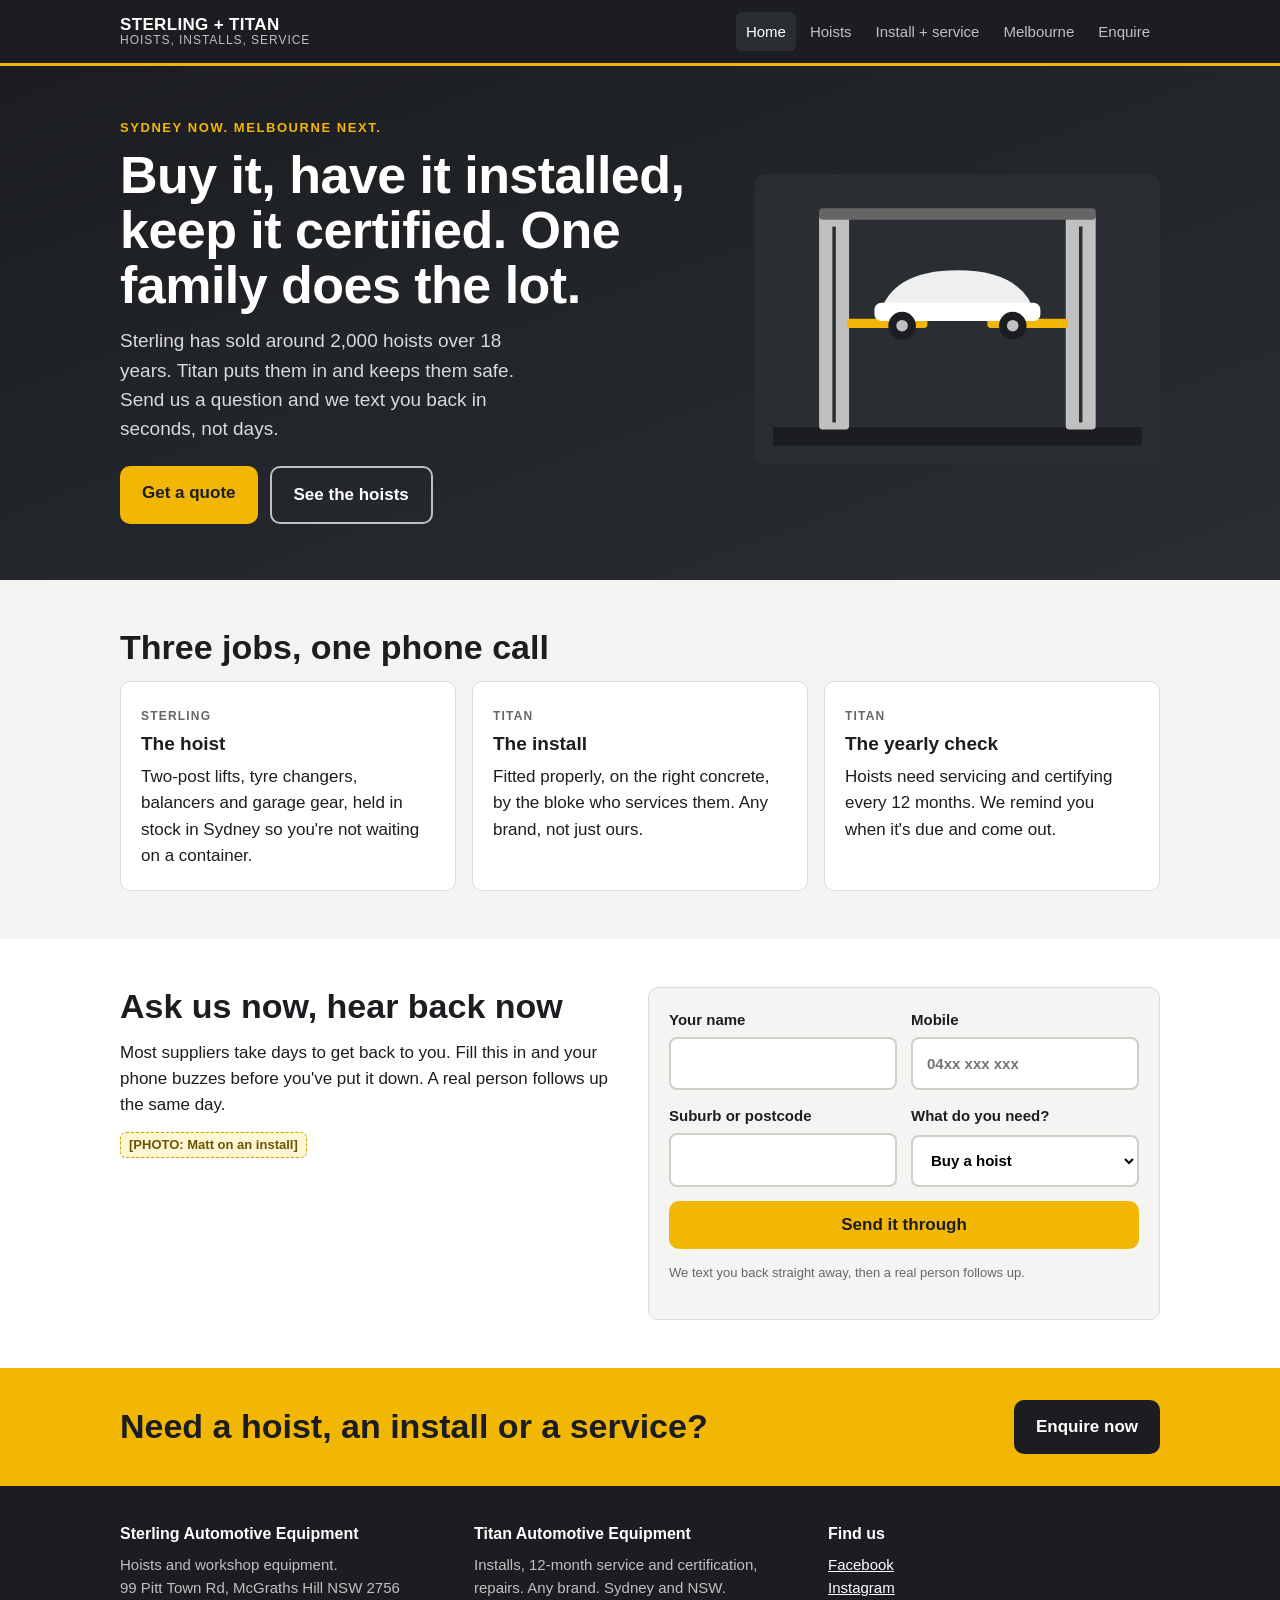
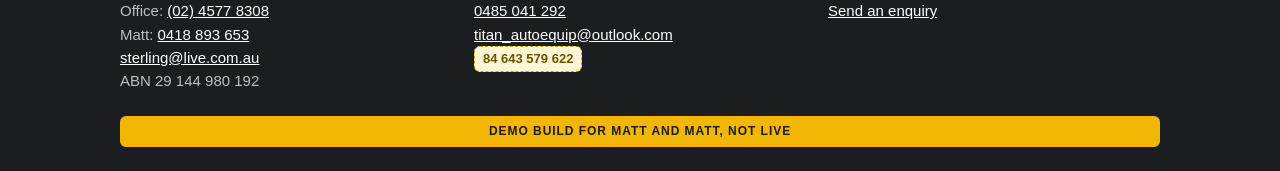
<file: index.html>
<!doctype html>
<html lang="en-AU"><head><meta charset="utf-8">
<meta name="viewport" content="width=device-width,initial-scale=1">
<meta name="robots" content="noindex,nofollow">
<title>Hoists, installs and service | Sterling Automotive Equipment + Titan Automotive Equipment</title>
<meta name="description" content="Car hoists from Sterling, installed and certified by Titan. Sydney now, Melbourne next.">
<link rel="stylesheet" href="styles.css">
</head><body>
<header class="top"><div class="wrap">
<a class="brand" href="index.html">STERLING + TITAN<small>Hoists, installs, service</small></a>
<nav class="main" aria-label="Main"><a href="index.html" aria-current=page>Home</a><a href="hoists.html">Hoists</a><a href="install-service.html">Install + service</a><a href="melbourne.html">Melbourne</a><a href="enquire.html">Enquire</a></nav>
</div></header>
<main>
<section class="hero"><div class="wrap">
<div><span class="kicker">Sydney now. Melbourne next.</span>
<h1>Buy it, have it installed, keep it certified. One family does the lot.</h1>
<p class="lead">Sterling has sold around 2,000 hoists over 18 years. Titan puts them in and keeps them safe. Send us a question and we text you back in seconds, not days.</p>
<div class="ctas"><a class="btn" href="enquire.html">Get a quote</a><a class="btn ghost" href="hoists.html">See the hoists</a></div></div>
<div class="hoist"><svg viewBox="0 0 320 220" role="img" aria-label="Two-post car hoist" xmlns="http://www.w3.org/2000/svg">
<rect x="0" y="204" width="320" height="16" fill="#1b1d20"/>
<rect x="40" y="20" width="26" height="186" rx="3" fill="#C0C0C0"/><rect x="254" y="20" width="26" height="186" rx="3" fill="#C0C0C0"/>
<rect x="40" y="14" width="240" height="10" rx="3" fill="#666666"/>
<rect x="64" y="110" width="70" height="8" rx="3" fill="#f2b705"/><rect x="186" y="110" width="70" height="8" rx="3" fill="#f2b705"/>
<path d="M92 108 q10 -40 68 -40 q58 0 68 40 z" fill="#ffffff" opacity=".92"/>
<rect x="88" y="96" width="144" height="16" rx="6" fill="#ffffff"/>
<circle cx="112" cy="116" r="12" fill="#1b1d20"/><circle cx="208" cy="116" r="12" fill="#1b1d20"/>
<circle cx="112" cy="116" r="5" fill="#C0C0C0"/><circle cx="208" cy="116" r="5" fill="#C0C0C0"/>
<line x1="53" y1="30" x2="53" y2="200" stroke="#2a2e33" stroke-width="3"/><line x1="267" y1="30" x2="267" y2="200" stroke="#2a2e33" stroke-width="3"/>
</svg></div>
</div></section>
<section><div class="wrap">
<h2>Three jobs, one phone call</h2>
<div class="grid c3">
<div class="card"><span class="tag">Sterling</span><h3>The hoist</h3><p>Two-post lifts, tyre changers, balancers and garage gear, held in stock in Sydney so you're not waiting on a container.</p></div>
<div class="card"><span class="tag">Titan</span><h3>The install</h3><p>Fitted properly, on the right concrete, by the bloke who services them. Any brand, not just ours.</p></div>
<div class="card"><span class="tag">Titan</span><h3>The yearly check</h3><p>Hoists need servicing and certifying every 12 months. We remind you when it's due and come out.</p></div>
</div></div></section>
<section class="alt"><div class="wrap grid c2">
<div><h2>Ask us now, hear back now</h2><p>Most suppliers take days to get back to you. Fill this in and your phone buzzes before you've put it down. A real person follows up the same day.</p>
<p style="margin-top:12px"><span class="ph">[PHOTO: Matt on an install]</span></p></div>
<div class="card"><form class="enq" novalidate>
  <div class="row2">
    <label>Your name<input name="name" autocomplete="name" required></label>
    <label>Mobile<input name="mobile" type="tel" inputmode="tel" autocomplete="tel" placeholder="04xx xxx xxx" required></label>
  </div>
  <div class="row2">
    <label>Suburb or postcode<input name="suburb" autocomplete="postal-code"></label>
    <label>What do you need?<select name="need">
      <option value="buy a hoist">Buy a hoist</option>
      <option value="install">Install</option>
      <option value="service + certification">Service + certification</option>
      <option value="repair">Repair</option>
      <option value="workshop equipment">Workshop equipment</option>
      <option value="other">Something else</option>
    </select></label>
  </div>
  
  <button class="btn" type="submit">Send it through</button>
  <div class="msg" role="status" aria-live="polite"></div>
  <p class="fine">We text you back straight away, then a real person follows up.</p>
</form></div>
</div></section>
<section class="band"><div class="wrap"><h2>Need a hoist, an install or a service?</h2><a class="btn" href="enquire.html">Enquire now</a></div></section>
</main>
<footer><div class="wrap">
<div class="grid c3">
<div><h3>Sterling Automotive Equipment</h3><p>Hoists and workshop equipment.<br>99 Pitt Town Rd, McGraths Hill NSW 2756<br>Office: <a href="tel:0245778308">(02) 4577 8308</a><br>Matt: <a href="tel:0418893653">0418 893 653</a><br><a href="mailto:sterling@live.com.au">sterling@live.com.au</a><br>ABN 29 144 980 192</p></div>
<div><h3>Titan Automotive Equipment</h3><p>Installs, 12-month service and certification, repairs. Any brand. Sydney and NSW.<br><a href="tel:0485041292">0485 041 292</a><br><a href="mailto:titan_autoequip@outlook.com">titan_autoequip@outlook.com</a><br><span class="ph">84 643 579 622</span></p></div>
<div><h3>Find us</h3><p><a href="https://www.facebook.com/sterlingautoequip/">Facebook</a><br><a href="https://www.instagram.com/sterlingautoequip/">Instagram</a><br><a href="enquire.html">Send an enquiry</a></p></div>
</div>
<div class="demo">Demo build for Matt and Matt, not live</div>
</div></footer>
<script src="enquiry.js" defer></script>
</body></html>
</file>
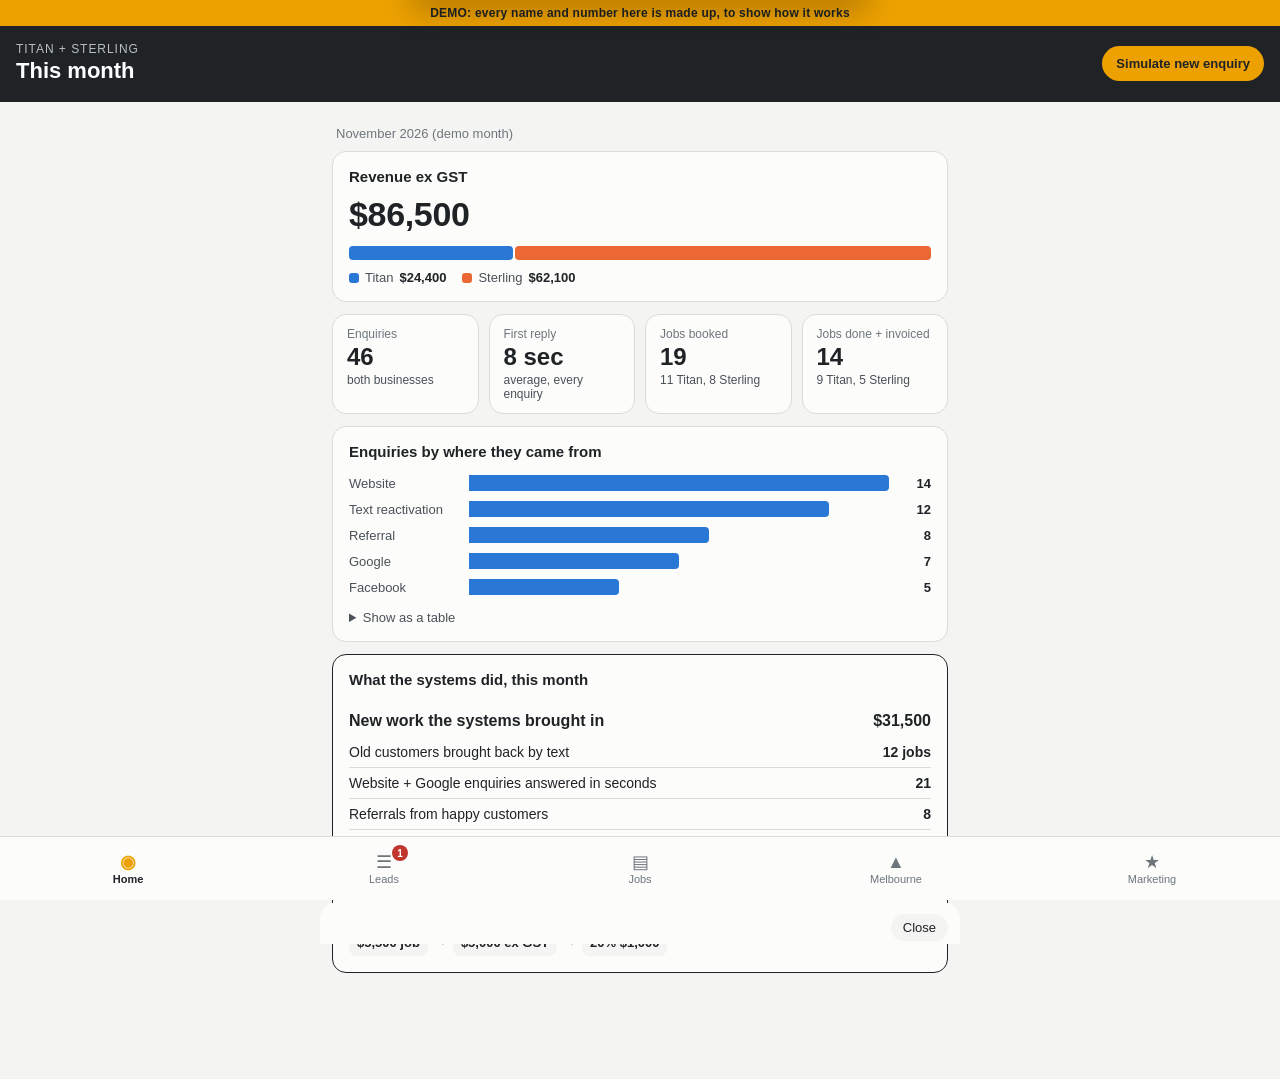
<file: app/index.html>
<!DOCTYPE html>
<html lang="en-AU">
<head>
<meta charset="utf-8">
<meta name="viewport" content="width=device-width, initial-scale=1, viewport-fit=cover">
<meta name="robots" content="noindex, nofollow">
<title>Hoists Hub (DEMO)</title>
<meta name="theme-color" content="#1f2326">
<meta name="apple-mobile-web-app-capable" content="yes">
<meta name="mobile-web-app-capable" content="yes">
<meta name="apple-mobile-web-app-status-bar-style" content="black-translucent">
<meta name="apple-mobile-web-app-title" content="Hoists Hub">
<link rel="manifest" href="manifest.webmanifest">
<link rel="icon" href="icon.svg" type="image/svg+xml">
<link rel="apple-touch-icon" href="icon-180.png">
<link rel="stylesheet" href="app.css">
</head>
<body>
<div class="demo-banner" role="note">DEMO: every name and number here is made up, to show how it works</div>

<header class="topbar">
  <div>
    <div class="topbar-kicker">Titan + Sterling</div>
    <h1 class="topbar-title" id="screen-title">This month</h1>
  </div>
  <button class="ping-btn" id="simulate" type="button">Simulate new enquiry</button>
</header>

<main id="main">

  <!-- HOME -->
  <section class="screen is-active" id="screen-home" data-title="This month" aria-labelledby="screen-title">
    <div class="month-line" id="month-line"></div>

    <div class="card">
      <h2 class="card-title">Revenue ex GST</h2>
      <div class="hero-number" id="rev-combined"></div>
      <div class="split-bar" id="rev-split" role="img"></div>
      <div class="legend" id="rev-legend"></div>
    </div>

    <div class="tiles" id="tiles"></div>

    <div class="card">
      <h2 class="card-title">Enquiries by where they came from</h2>
      <div class="chart" id="source-chart"></div>
      <details class="table-view">
        <summary>Show as a table</summary>
        <table id="source-table"></table>
      </details>
    </div>

    <div class="card deal-card">
      <div class="deal-head">
        <h2 class="card-title">What the systems did, this month</h2>
      </div>
      <table class="deal-table" id="deal-table"></table>
      <p class="deal-note">How my share works, one job at a time (the full breakdown is in your monthly report):</p>
      <ol class="gst-steps" id="gst-steps"></ol>
    </div>
  </section>

  <!-- LEADS -->
  <section class="screen" id="screen-leads" data-title="Leads">
    <div class="filter-row" id="lead-filters" role="tablist" aria-label="Filter leads by business"></div>
    <ul class="lead-list" id="lead-list"></ul>
  </section>

  <!-- JOBS -->
  <section class="screen" id="screen-jobs" data-title="Titan jobs">
    <div class="card intro-card">
      <h2 class="card-title">Same hours, bigger jobs</h2>
      <p>Jobs are booked by area so a day never crosses Sydney twice. Workshops with 4 or more hoists go first.</p>
      <div class="tiles tiles-3" id="job-tiles"></div>
    </div>
    <div id="job-days"></div>
  </section>

  <!-- MELBOURNE -->
  <section class="screen" id="screen-melb" data-title="Melbourne">
    <div class="tiles" id="melb-tiles"></div>
    <div class="card">
      <h2 class="card-title">Does the depot pay for itself?</h2>
      <div class="meter" id="depot-meter"></div>
      <p class="muted" id="depot-note"></p>
    </div>
    <div class="card">
      <h2 class="card-title">VIC pipeline</h2>
      <ul class="pipe-list" id="melb-pipe"></ul>
    </div>
  </section>

  <!-- MARKETING -->
  <section class="screen" id="screen-mkt" data-title="Marketing">
    <div class="card">
      <h2 class="card-title">This month's top 3</h2>
      <p class="muted">You ask for anything. Each month we pick three and work down the list.</p>
      <ol class="queue" id="queue-top"></ol>
    </div>
    <div class="card">
      <h2 class="card-title">Up next on the list</h2>
      <ul class="queue queue-next" id="queue-next"></ul>
    </div>
    <div class="card">
      <h2 class="card-title">Content this fortnight</h2>
      <div class="cal-strip" id="cal-strip"></div>
      <p class="muted">Built from the job photos and clips you send. You approve the plan, we post it.</p>
    </div>
  </section>

</main>

<!-- lead detail sheet -->
<div class="sheet-backdrop" id="sheet-backdrop" hidden></div>
<aside class="sheet" id="sheet" aria-hidden="true" aria-labelledby="sheet-title" role="dialog">
  <button class="sheet-close" id="sheet-close" type="button" aria-label="Close">Close</button>
  <div id="sheet-body"></div>
</aside>

<!-- notification -->
<div class="toast" id="toast" role="status" aria-live="polite"></div>

<!-- chart tooltip -->
<div class="tooltip" id="tooltip" hidden></div>

<nav class="tabbar" aria-label="Sections">
  <button class="tab is-active" data-screen="home" type="button"><span class="tab-icon" aria-hidden="true">&#9673;</span>Home</button>
  <button class="tab" data-screen="leads" type="button"><span class="tab-icon" aria-hidden="true">&#9776;</span>Leads<span class="tab-badge" id="lead-badge"></span></button>
  <button class="tab" data-screen="jobs" type="button"><span class="tab-icon" aria-hidden="true">&#9636;</span>Jobs</button>
  <button class="tab" data-screen="melb" type="button"><span class="tab-icon" aria-hidden="true">&#9650;</span>Melbourne</button>
  <button class="tab" data-screen="mkt" type="button"><span class="tab-icon" aria-hidden="true">&#9733;</span>Marketing</button>
</nav>

<script src="app.js"></script>
</body>
</html>
</file>
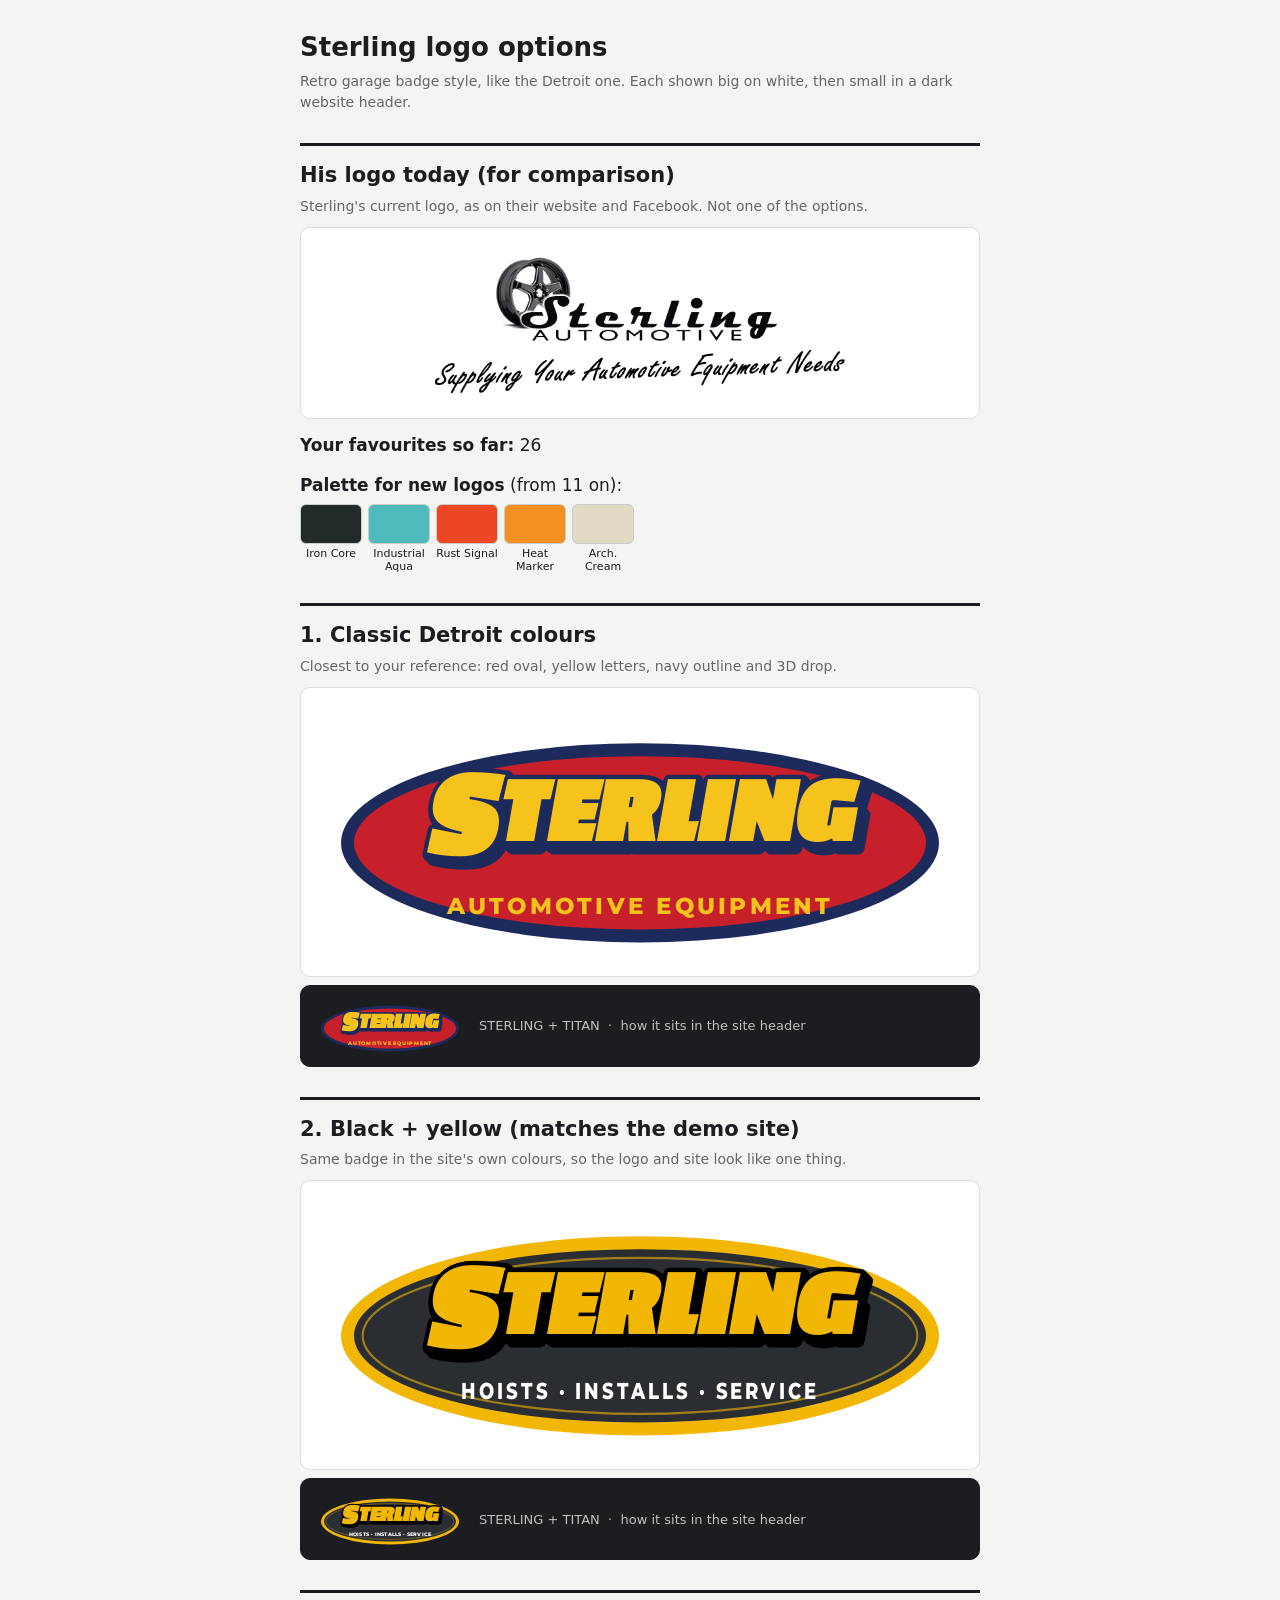
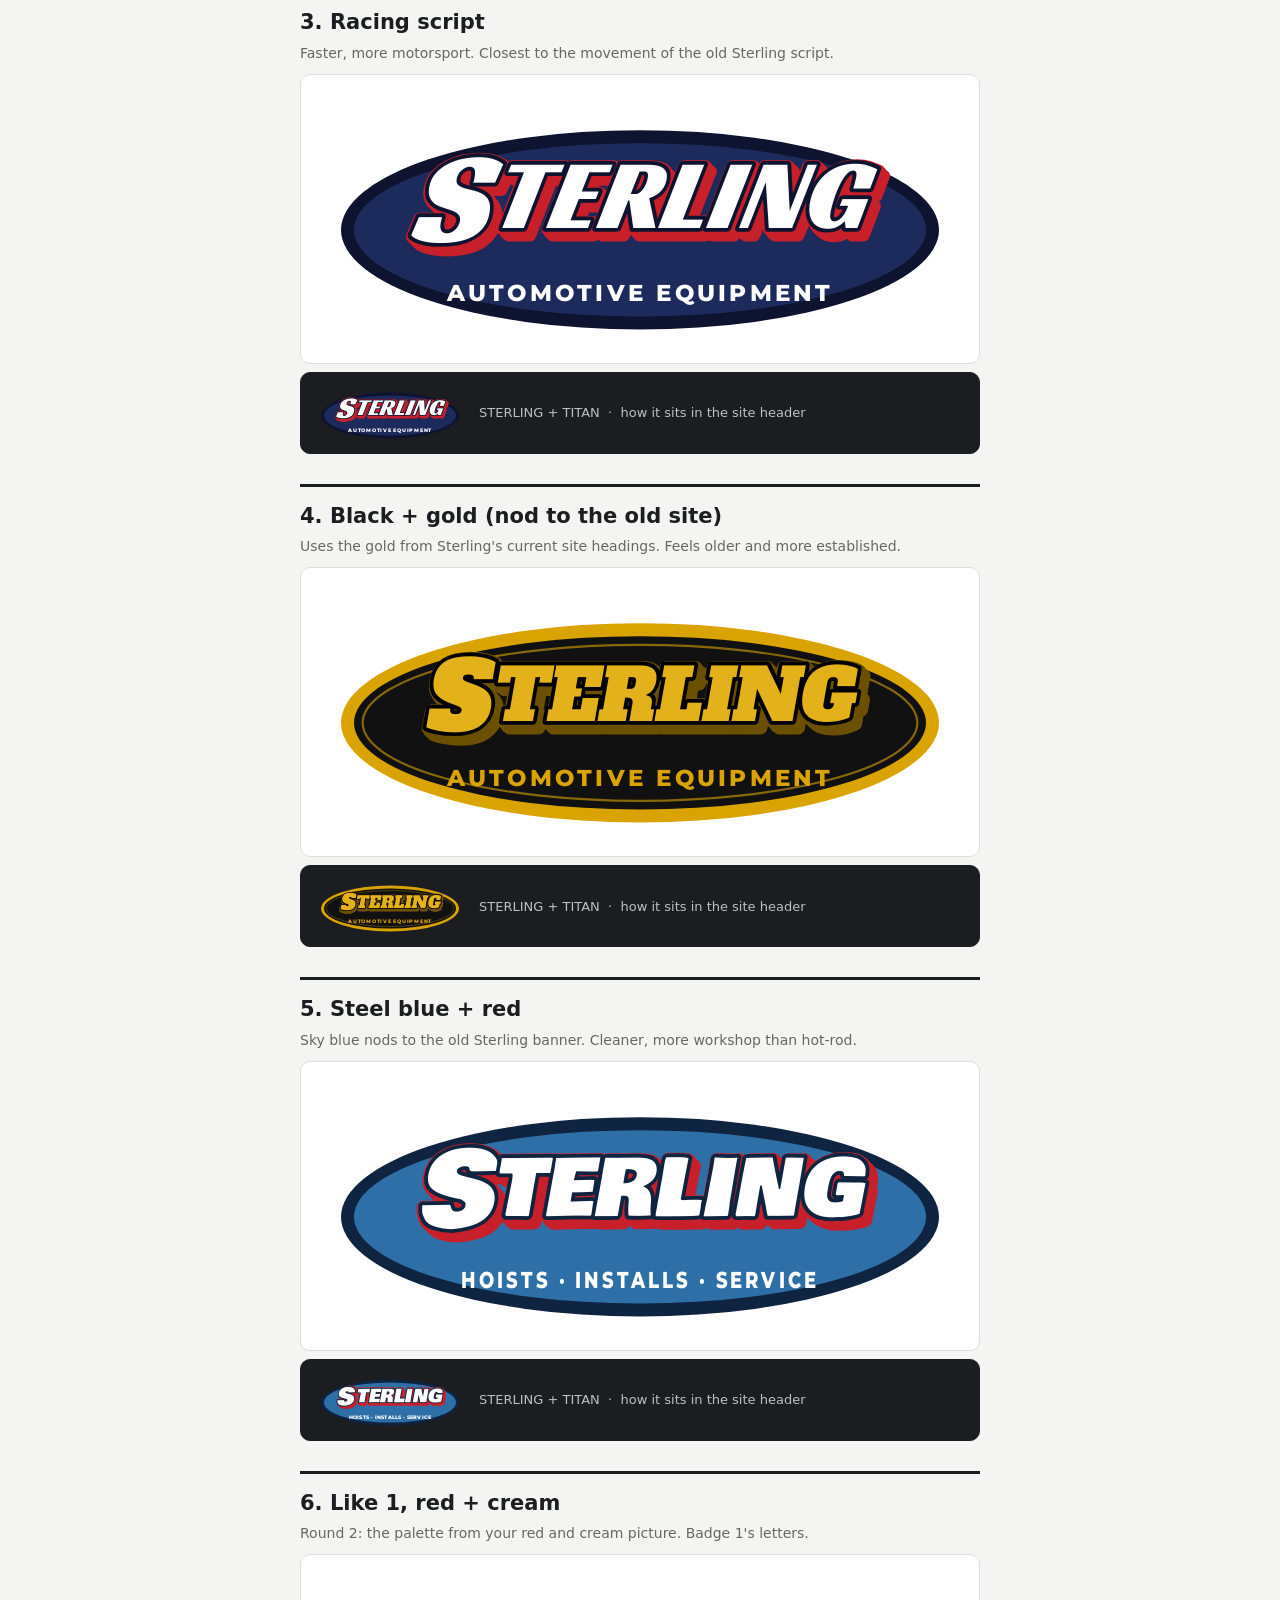
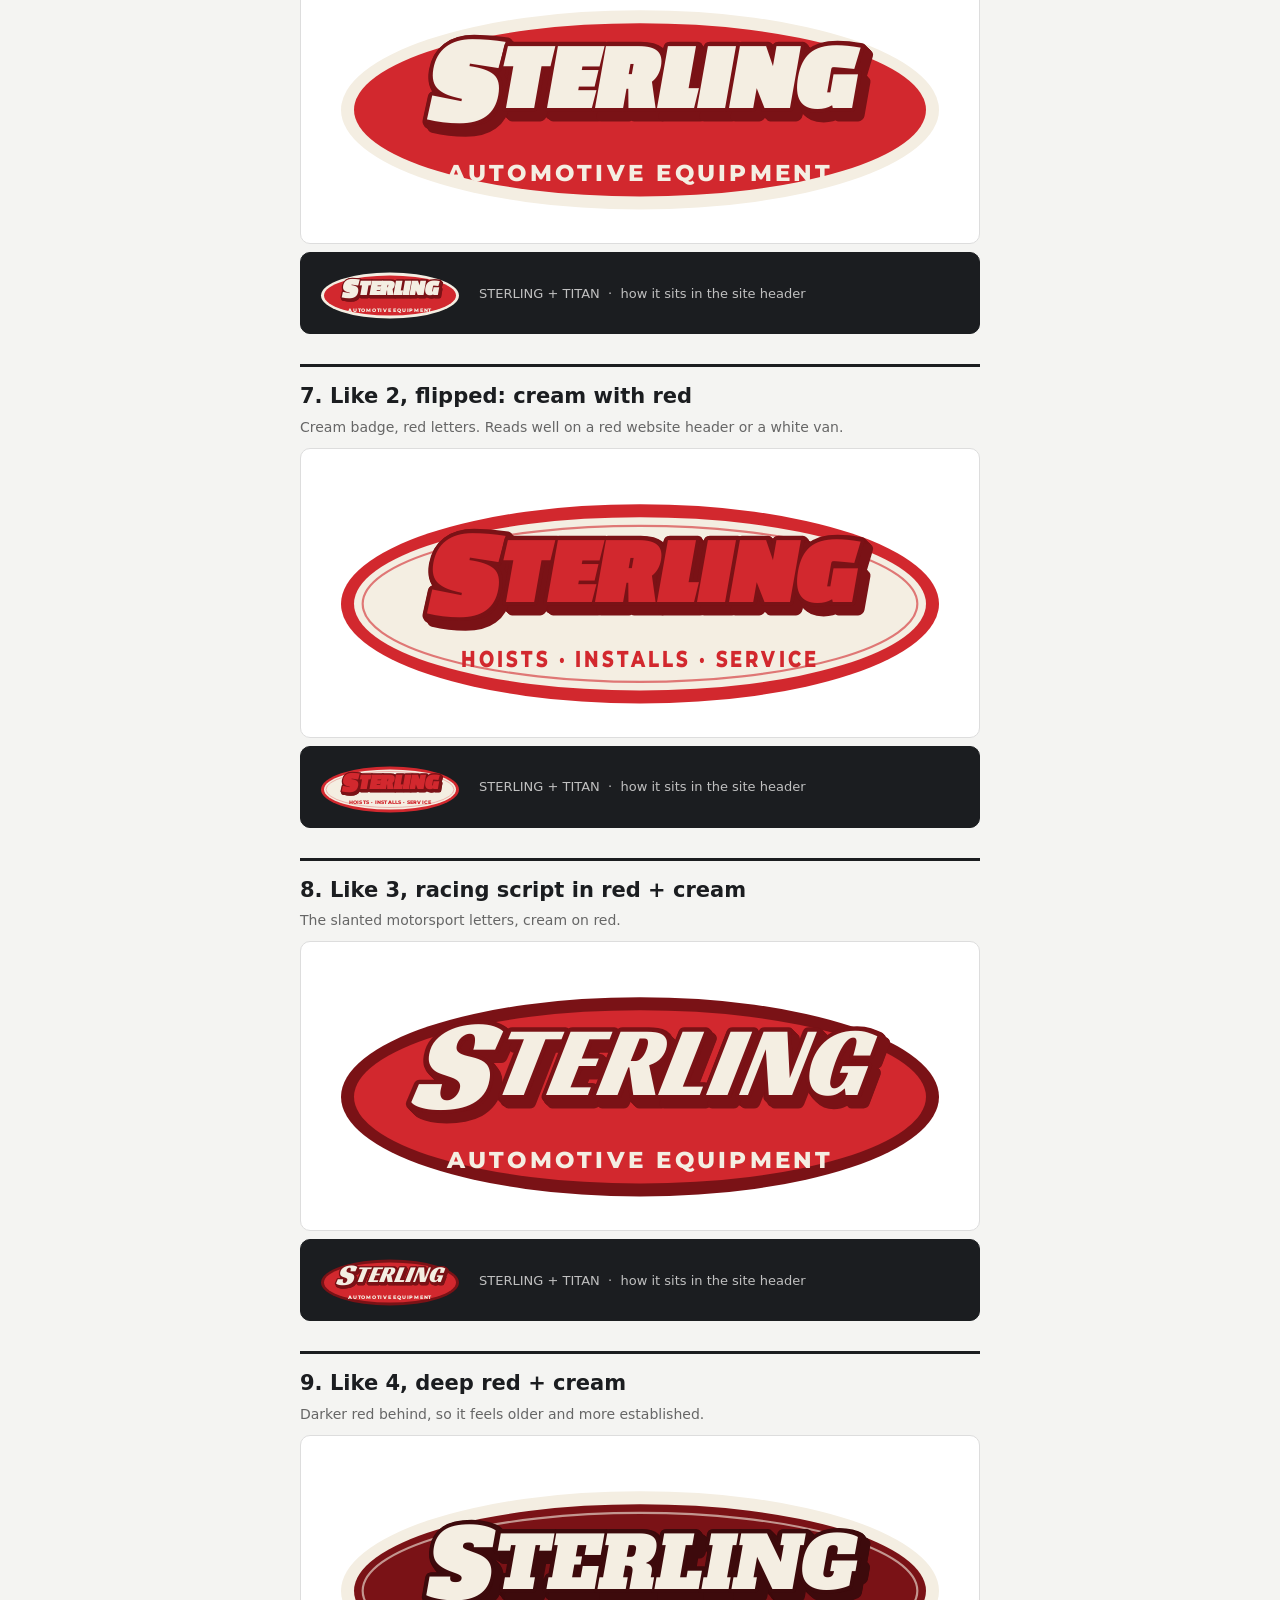
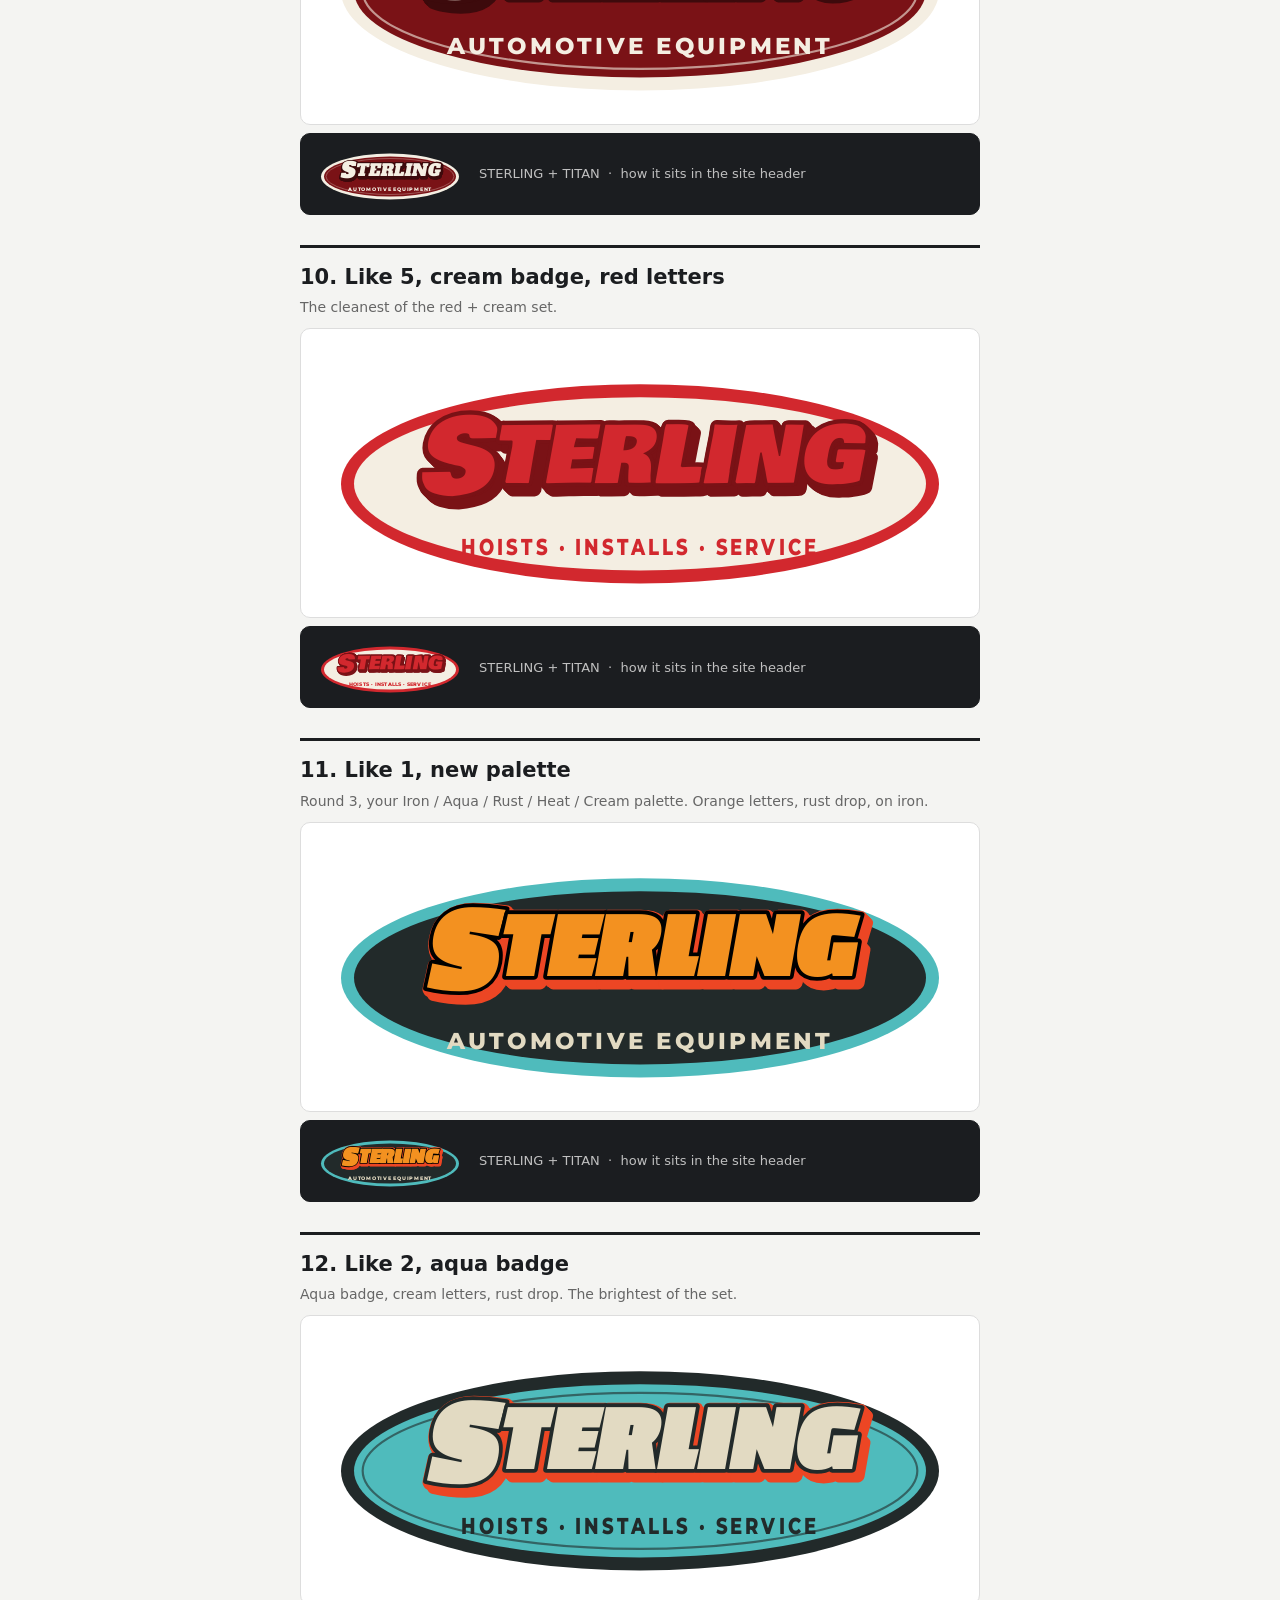
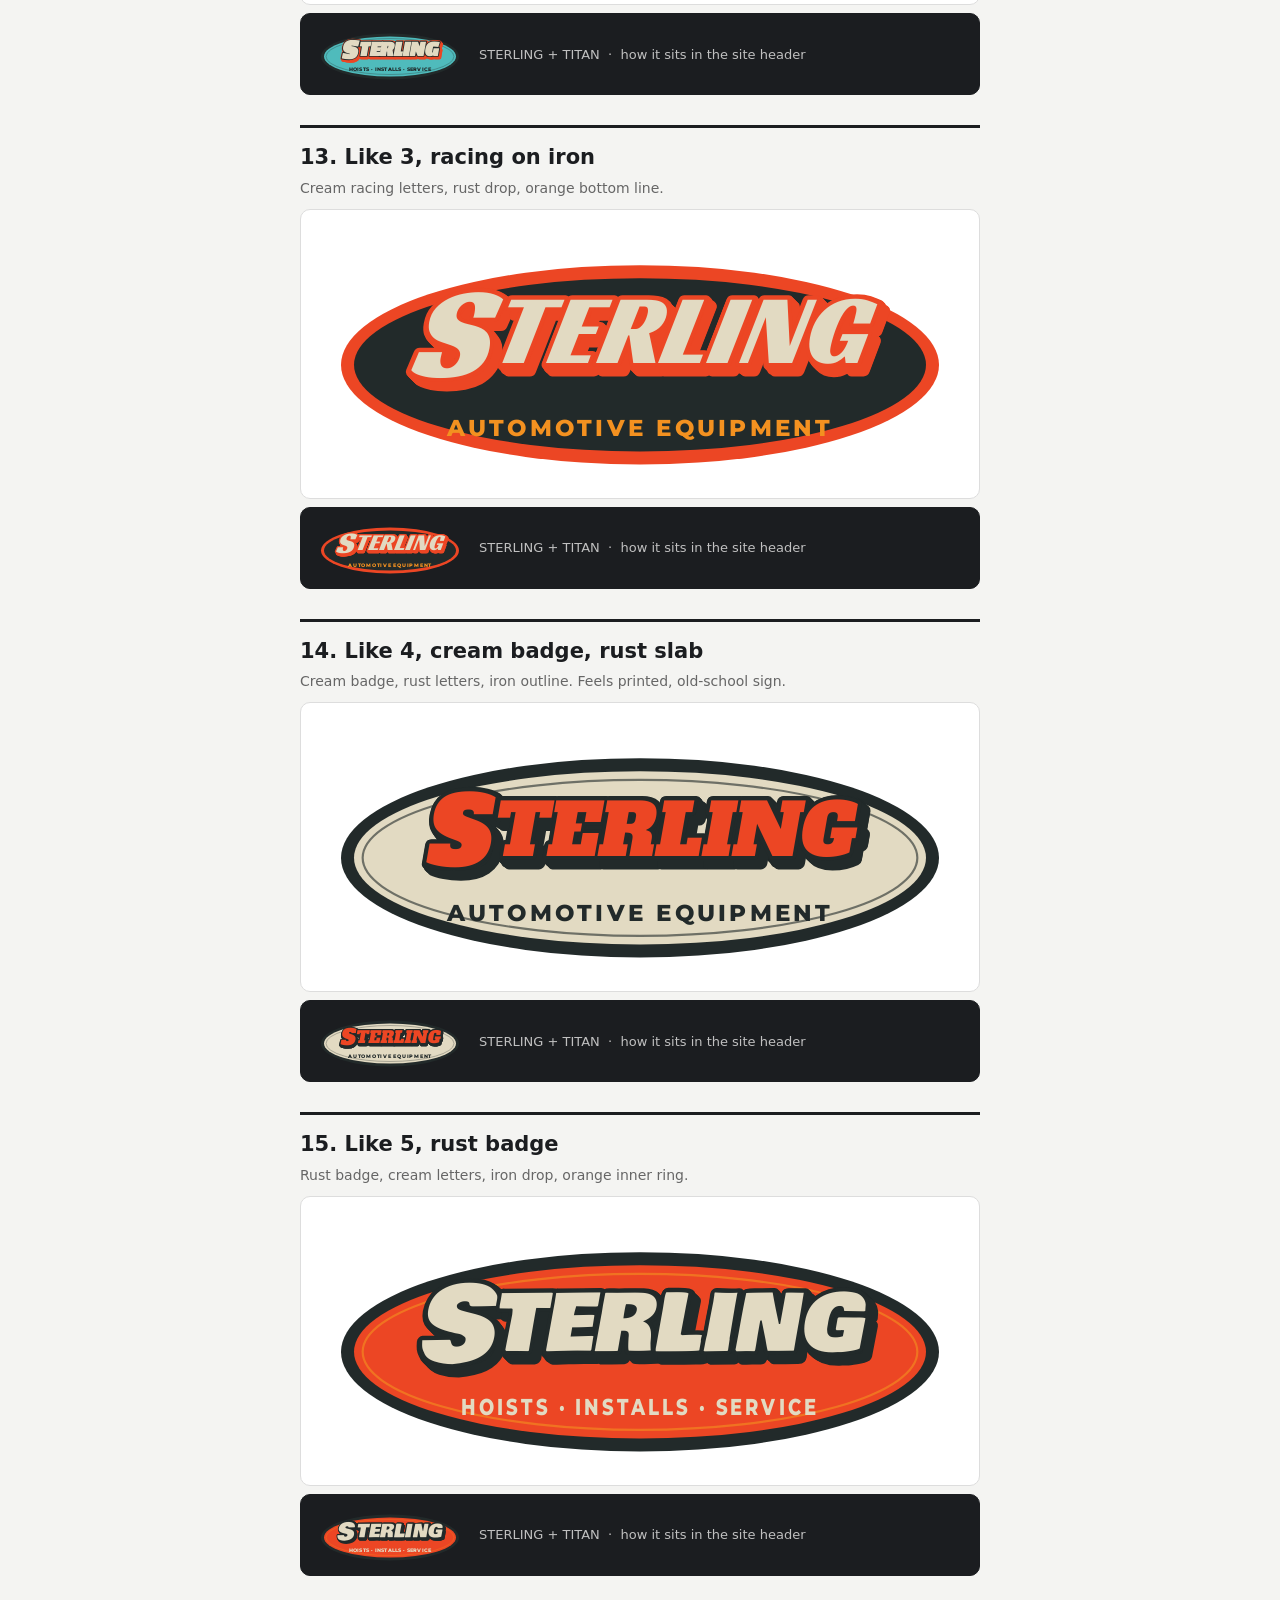
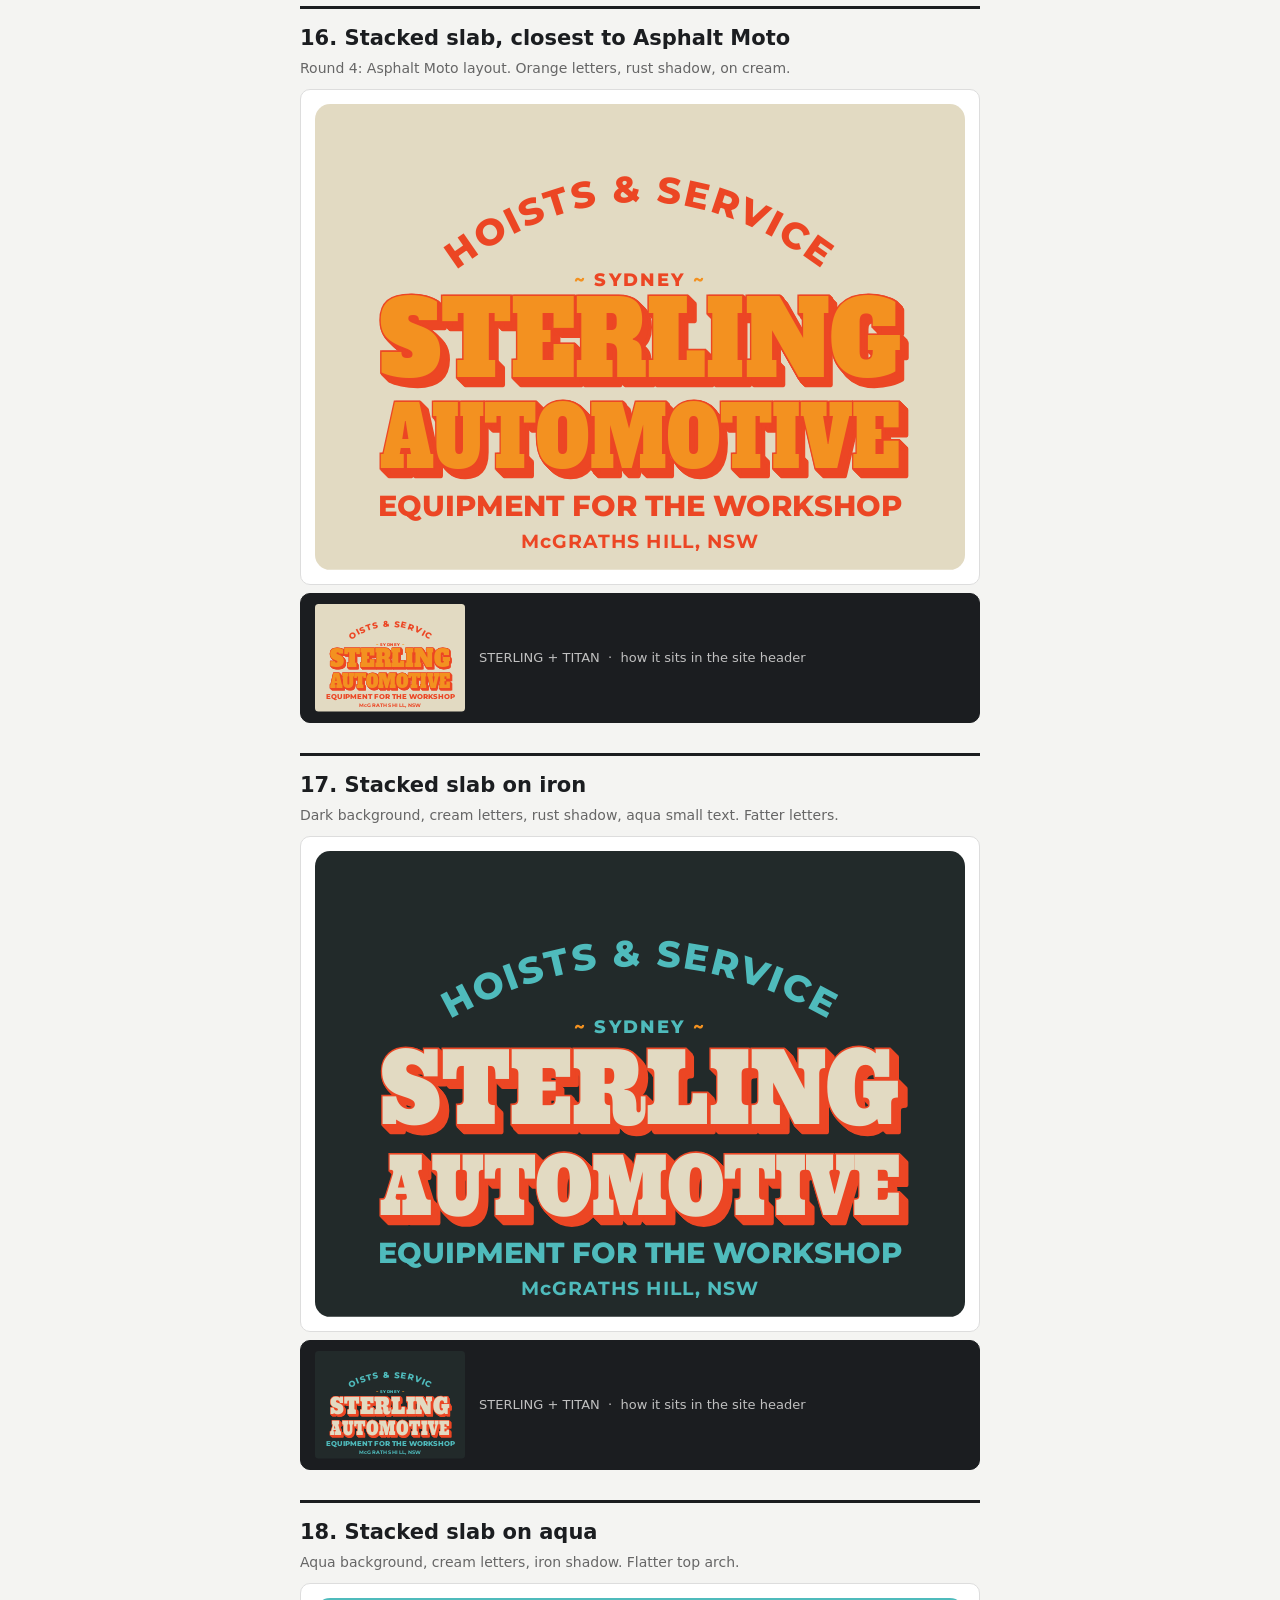
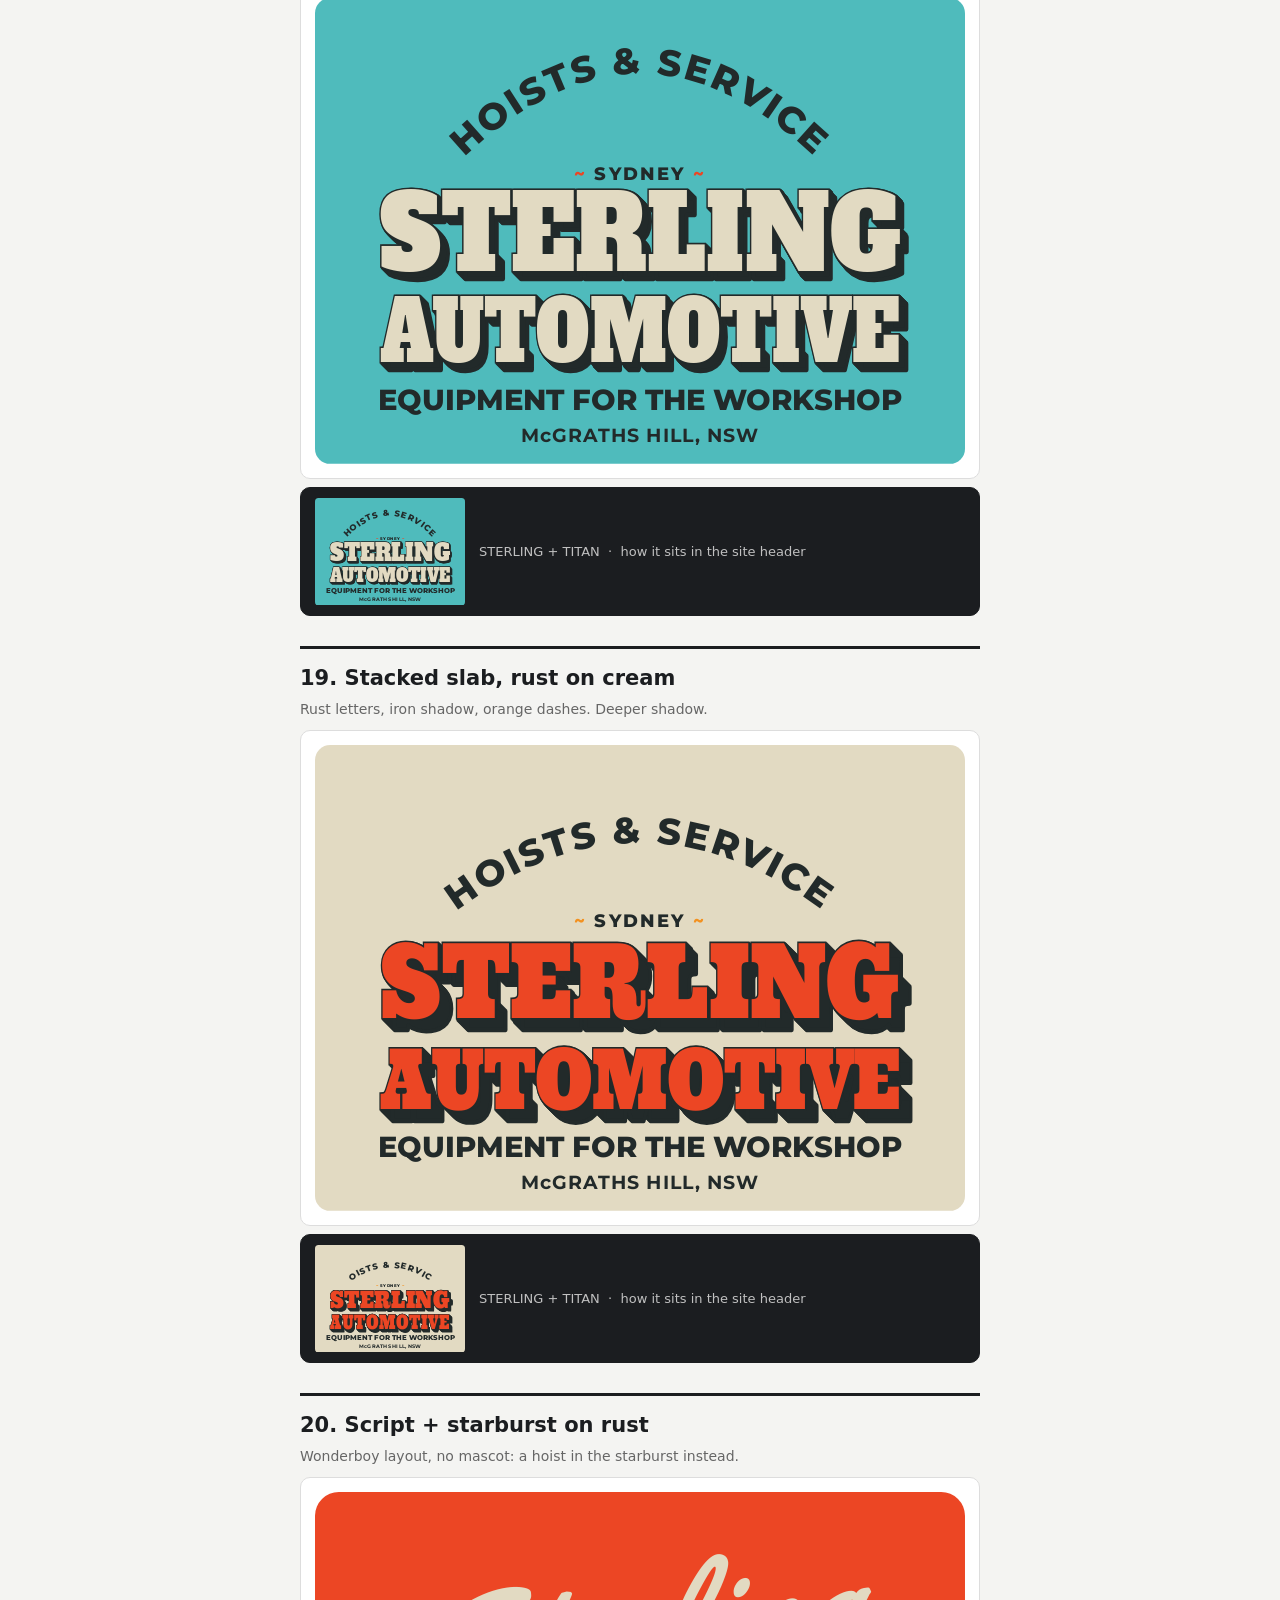
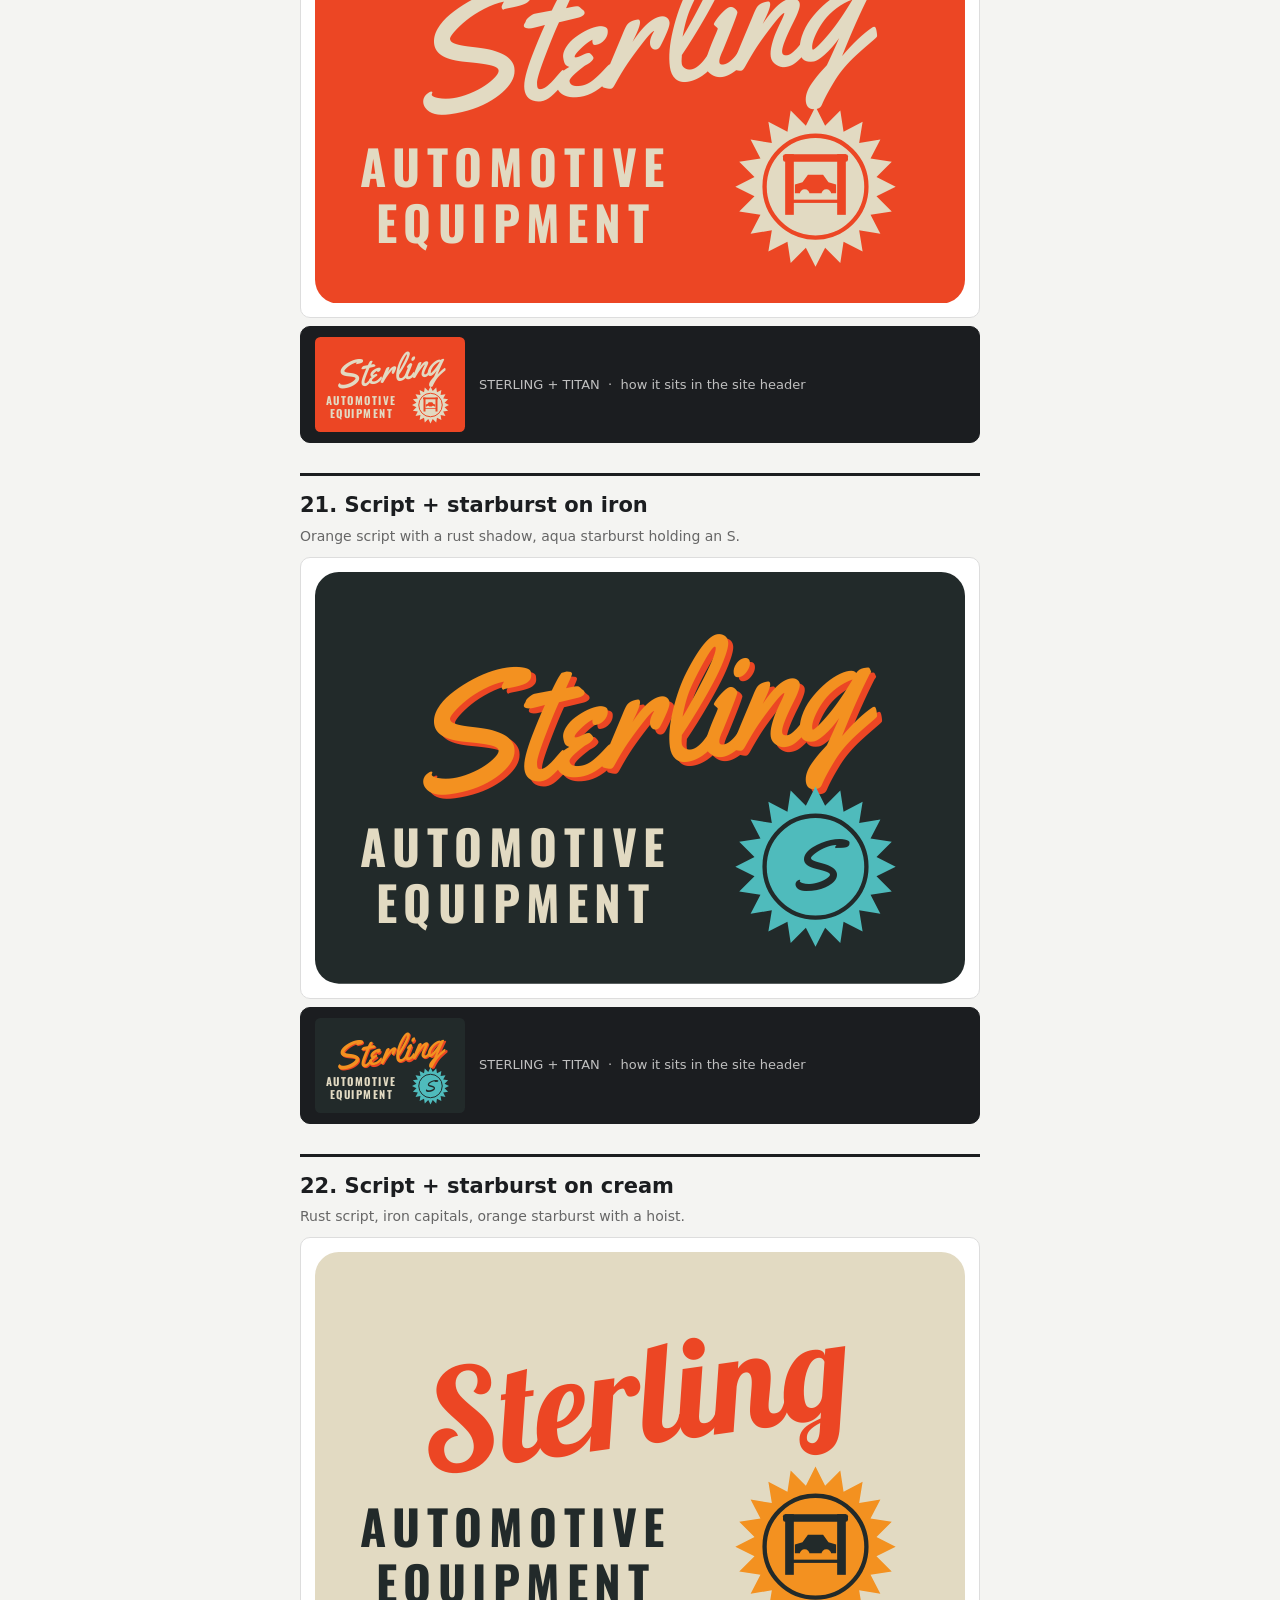
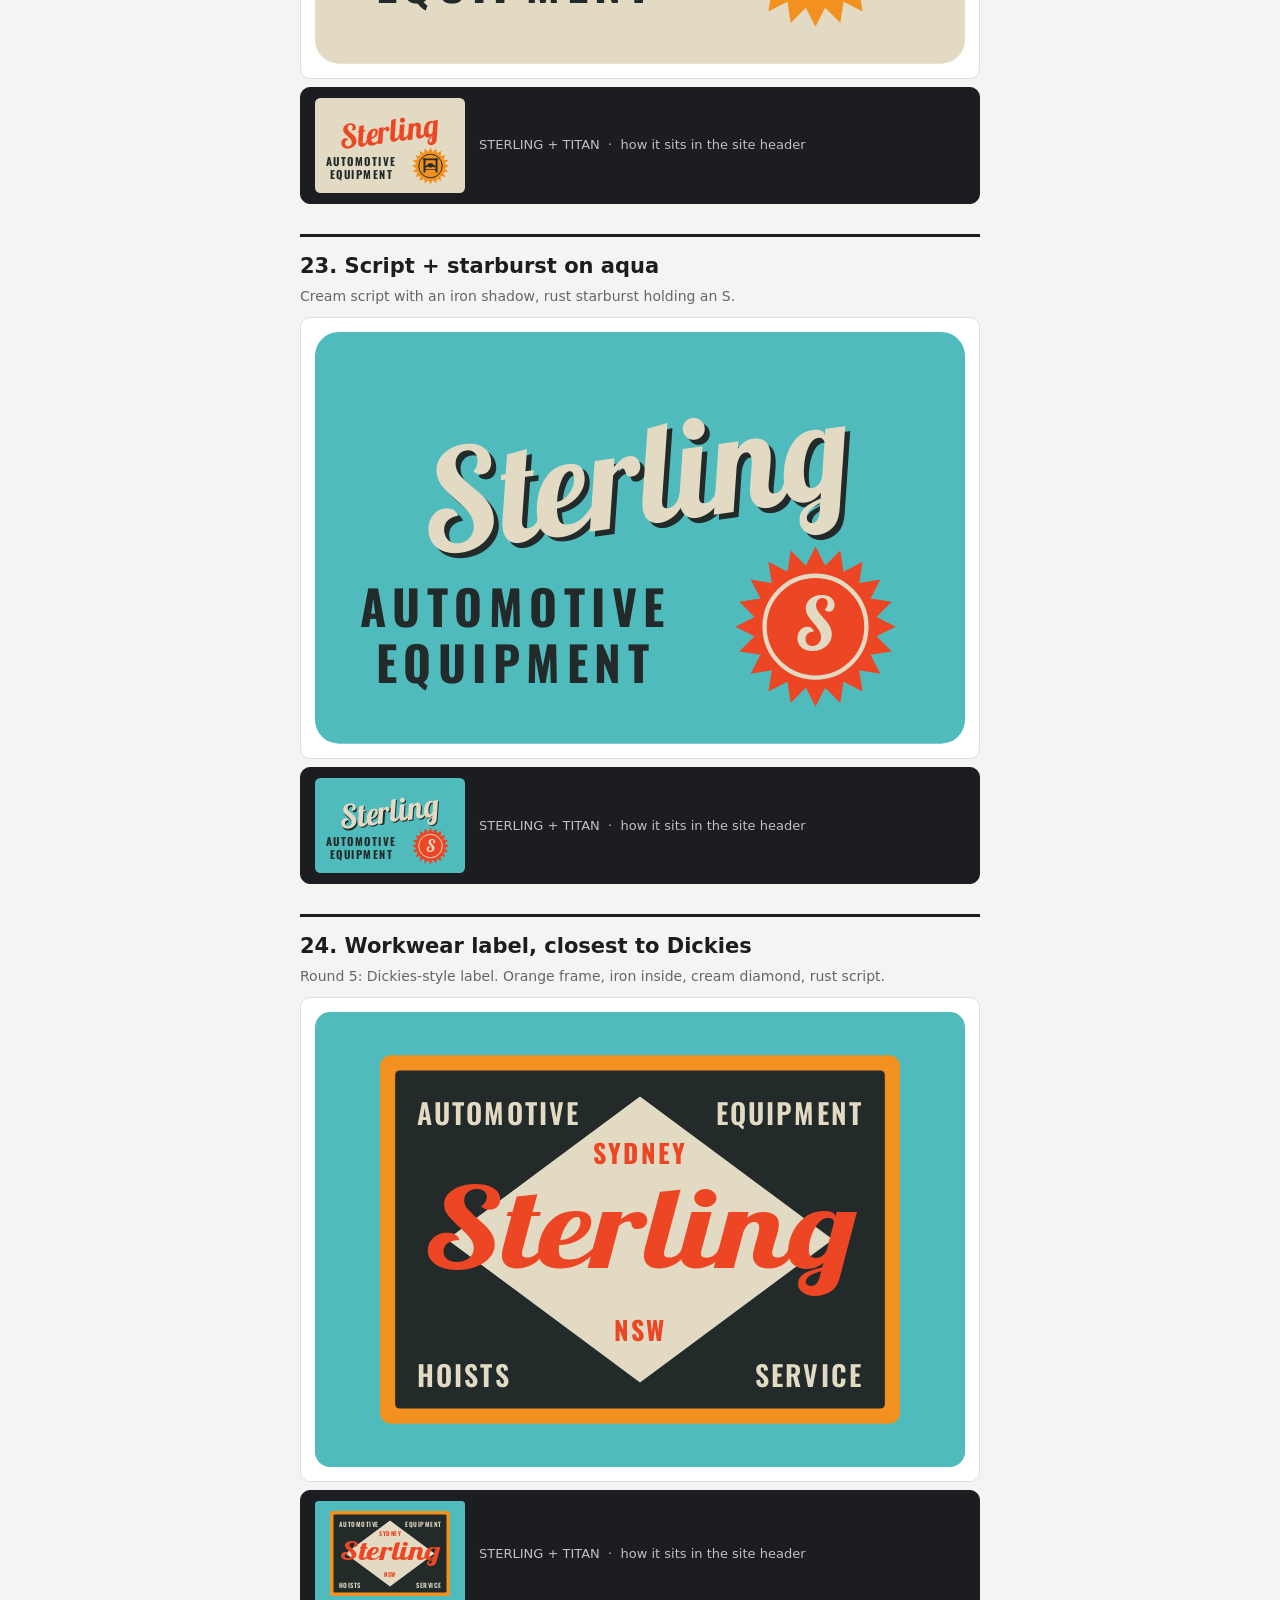
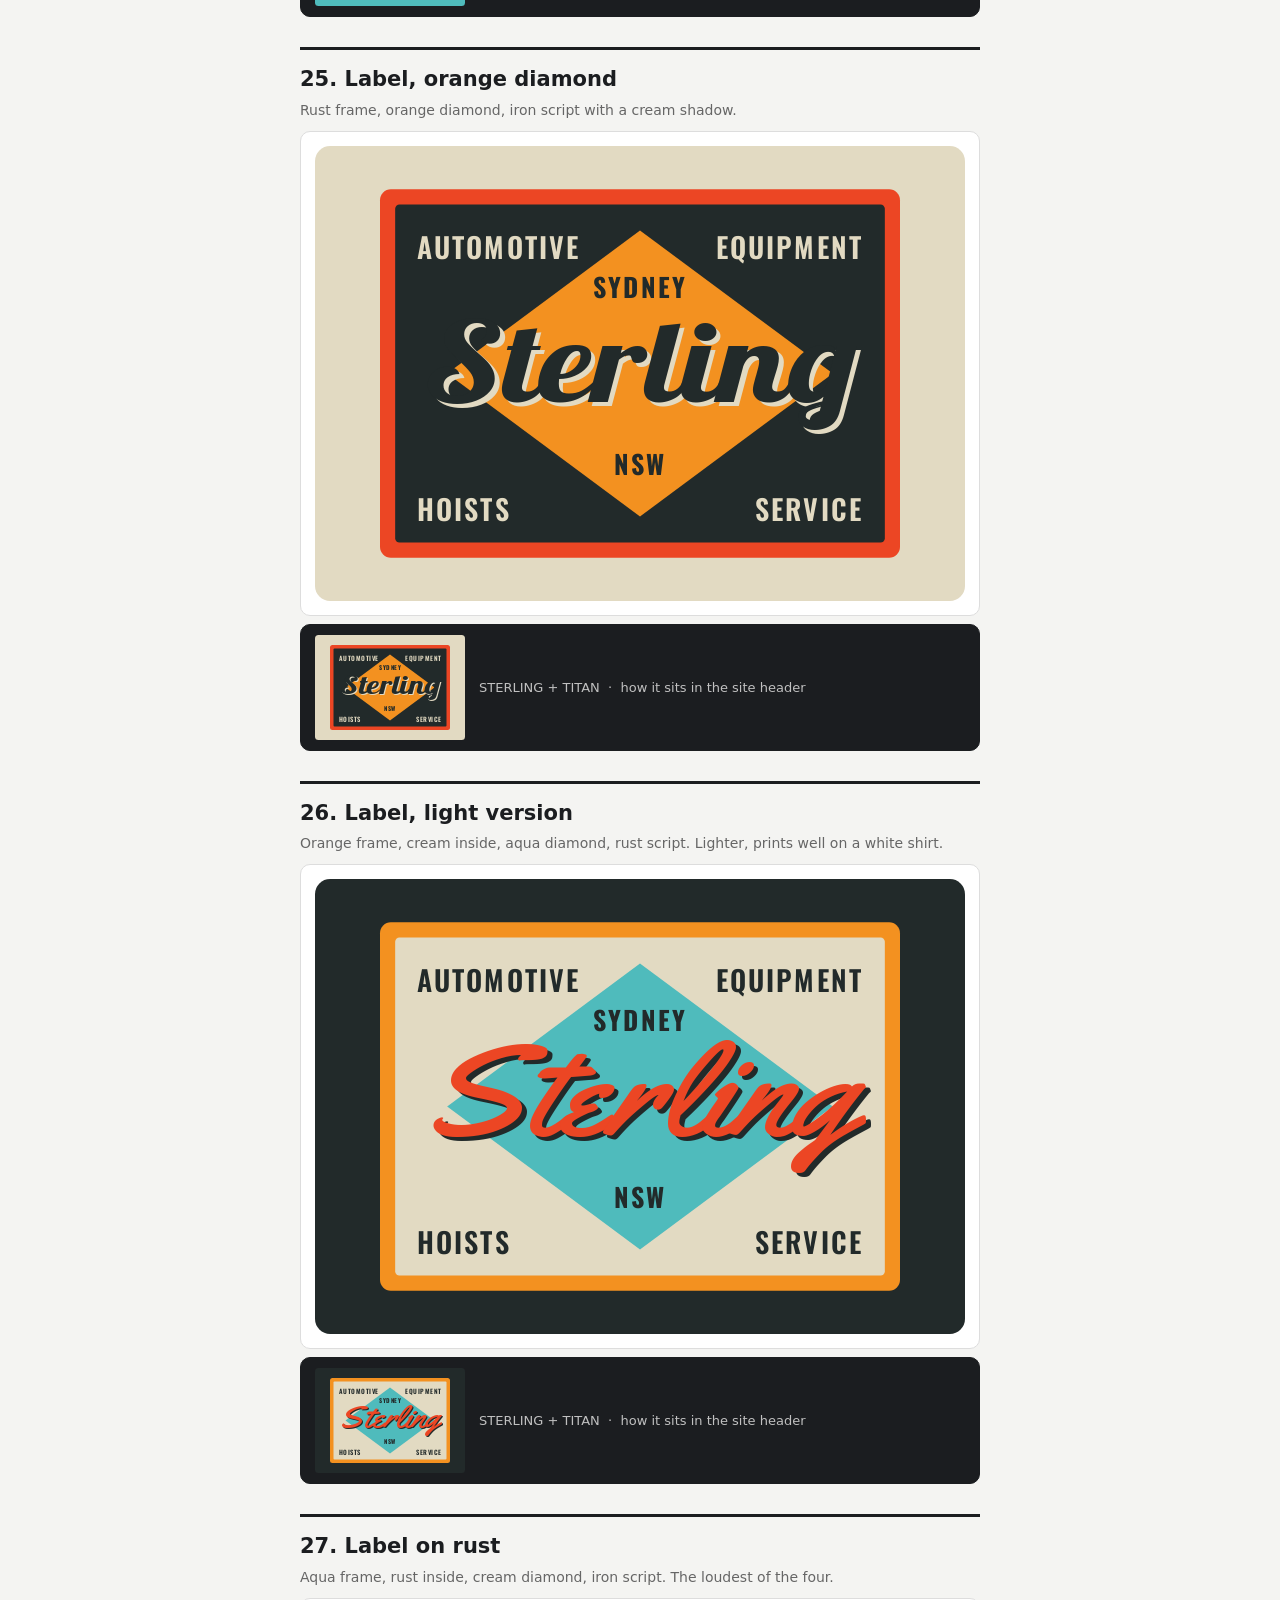
<file: logos/index.html>
<!doctype html>
<!-- APPEND ONLY (Virginia, 18 Nov 2026): new logo options go on the END of the V list with the next number. Never delete, renumber or overwrite an old option, even a rejected one.
     PALETTE for every NEW logo until Virginia says otherwise (18 Nov 2026): Iron Core #222A2A, Industrial Aqua #4FBBBC, Rust Signal #EC4624, Heat Marker #F39120, Architectural Cream #E2DAC2. --><html lang="en"><head><meta charset="utf-8"><meta name="viewport" content="width=device-width,initial-scale=1"><meta name="robots" content="noindex,nofollow">
<title>Sterling logo options</title>
<link rel="preconnect" href="https://fonts.googleapis.com"><link rel="preconnect" href="https://fonts.gstatic.com" crossorigin>
<link href="https://fonts.googleapis.com/css2?family=Passion+One:wght@700;900&family=Racing+Sans+One&family=Alfa+Slab+One&family=Bowlby+One&family=Montserrat:wght@700;800&family=Ultra&family=Archivo+Black&family=Sacramento&family=Anton&family=Kaushan+Script&family=Shrikhand&family=Abril+Fatface&family=Yeseva+One&family=Yellowtail&family=Lobster&family=Oswald:wght@600;700&display=block" rel="stylesheet">
<style>body{font-family:-apple-system,system-ui,sans-serif;margin:0;background:#f4f4f2;color:#1b1d20;line-height:1.5;font-size:17px}
.w{max-width:680px;margin:0 auto;padding:20px}h1{font-size:26px;margin:8px 0 4px}h2{font-size:21px;margin:30px 0 4px;border-top:3px solid #1b1d20;padding-top:14px}
.cap{font-size:14px;color:#666;margin:2px 0 10px}.box{background:#fff;border-radius:10px;padding:14px;border:1px solid #ddd}.dark{background:#1b1d20;border-color:#1b1d20;margin-top:8px;display:flex;align-items:center;gap:14px;padding:10px 14px}
.dark .n{color:#c0c0c0;font-size:13px}.dark svg{width:150px;flex:none}svg{width:100%;height:auto;display:block}.note{background:#fff;border-left:5px solid #f2b705;padding:12px 14px;border-radius:6px;margin-top:26px}.sw{display:flex;gap:6px;flex-wrap:wrap}.sw div{width:62px;font-size:11px;text-align:center;line-height:1.2}.sw span{display:block;height:38px;border-radius:6px;border:1px solid #ccc;margin-bottom:3px}</style></head><body><div class="w">
<h1>Sterling logo options</h1><p class="cap">Retro garage badge style, like the Detroit one. Each shown big on white, then small in a dark website header.</p>
<h2>His logo today (for comparison)</h2><p class="cap">Sterling's current logo, as on their website and Facebook. Not one of the options.</p><div class="box"><img src="../research/sterling-logo-on-white.png" alt="Sterling current logo" style="width:100%;display:block"></div>
<p style="margin:14px 0 0"><b>Your favourites so far:</b> 26</p>
<p style="margin:14px 0 6px"><b>Palette for new logos</b> (from 11 on):</p><div class="sw"><div><span style="background:#222a2a"></span>Iron Core</div><div><span style="background:#4fbbbc"></span>Industrial Aqua</div><div><span style="background:#ec4624"></span>Rust Signal</div><div><span style="background:#f39120"></span>Heat Marker</div><div><span style="background:#e2dac2"></span>Arch. Cream</div></div>
<div id="out"></div>
<div class="note"><b>Pick one by number</b>, or mix: "3 but in the colours of 1".<br><br>Bottom line on each says <b>AUTOMOTIVE EQUIPMENT</b> or <b>HOISTS · INSTALLS · SERVICE</b>. If you want a "SINCE" year like Detroit's, I need the year from Matt's dad: I don't know it and won't guess.</div>
</div>
<script>
const V=[
 {n:1,t:"Classic Detroit colours",d:"Closest to your reference: red oval, yellow letters, navy outline and 3D drop.",oval:"#c8202a",edge:"#1d2a5c",fill:"#f6c21c",drop:"#1d2a5c",sub:"#f6c21c",font:"Passion One",w:900,sub2:"AUTOMOTIVE EQUIPMENT"},
 {n:2,t:"Black + yellow (matches the demo site)",d:"Same badge in the site's own colours, so the logo and site look like one thing.",oval:"#2a2e33",edge:"#f2b705",ol:"#000000",fill:"#f2b705",drop:"#000000",sub:"#ffffff",font:"Passion One",w:900,sub2:"HOISTS · INSTALLS · SERVICE",line:"#f2b705"},
 {n:3,t:"Racing script",d:"Faster, more motorsport. Closest to the movement of the old Sterling script.",oval:"#1d2a5c",edge:"#0e1430",fill:"#ffffff",drop:"#c8202a",sub:"#ffffff",font:"Racing Sans One",w:400,sub2:"AUTOMOTIVE EQUIPMENT"},
 {n:4,t:"Black + gold (nod to the old site)",d:"Uses the gold from Sterling's current site headings. Feels older and more established.",oval:"#111111",edge:"#d9a300",ol:"#000000",fill:"#e3b11a",drop:"#6b5000",sub:"#d9a300",font:"Alfa Slab One",w:400,size:66,sub2:"AUTOMOTIVE EQUIPMENT",line:"#d9a300"},
 {n:5,t:"Steel blue + red",d:"Sky blue nods to the old Sterling banner. Cleaner, more workshop than hot-rod.",oval:"#2f6fa8",edge:"#0e2440",fill:"#ffffff",drop:"#c8202a",sub:"#ffffff",font:"Bowlby One",w:400,sub2:"HOISTS · INSTALLS · SERVICE",size:72},
 {n:6,t:"Like 1, red + cream",d:"Round 2: the palette from your red and cream picture. Badge 1's letters.",oval:"#d2282e",edge:"#f4eee2",ol:"#7a1216",fill:"#f4eee2",drop:"#7a1216",sub:"#f4eee2",font:"Passion One",w:900,sub2:"AUTOMOTIVE EQUIPMENT"},
 {n:7,t:"Like 2, flipped: cream with red",d:"Cream badge, red letters. Reads well on a red website header or a white van.",oval:"#f4eee2",edge:"#d2282e",ol:"#7a1216",fill:"#d2282e",drop:"#7a1216",sub:"#d2282e",font:"Passion One",w:900,sub2:"HOISTS · INSTALLS · SERVICE",line:"#d2282e"},
 {n:8,t:"Like 3, racing script in red + cream",d:"The slanted motorsport letters, cream on red.",oval:"#d2282e",edge:"#7a1216",fill:"#f4eee2",drop:"#7a1216",sub:"#f4eee2",font:"Racing Sans One",w:400,sub2:"AUTOMOTIVE EQUIPMENT"},
 {n:9,t:"Like 4, deep red + cream",d:"Darker red behind, so it feels older and more established.",oval:"#7a1216",edge:"#f4eee2",ol:"#3d0a0c",fill:"#f4eee2",drop:"#3d0a0c",sub:"#f4eee2",font:"Alfa Slab One",w:400,size:66,sub2:"AUTOMOTIVE EQUIPMENT",line:"#f4eee2"},
 {n:10,t:"Like 5, cream badge, red letters",d:"The cleanest of the red + cream set.",oval:"#f4eee2",edge:"#d2282e",ol:"#7a1216",fill:"#d2282e",drop:"#7a1216",sub:"#d2282e",font:"Bowlby One",w:400,sub2:"HOISTS · INSTALLS · SERVICE",size:72},
 {n:11,t:"Like 1, new palette",d:"Round 3, your Iron / Aqua / Rust / Heat / Cream palette. Orange letters, rust drop, on iron.",oval:"#222a2a",edge:"#4fbbbc",ol:"#000",fill:"#f39120",drop:"#ec4624",sub:"#e2dac2",font:"Passion One",w:900,sub2:"AUTOMOTIVE EQUIPMENT"},
 {n:12,t:"Like 2, aqua badge",d:"Aqua badge, cream letters, rust drop. The brightest of the set.",oval:"#4fbbbc",edge:"#222a2a",ol:"#222a2a",fill:"#e2dac2",drop:"#ec4624",sub:"#222a2a",font:"Passion One",w:900,sub2:"HOISTS · INSTALLS · SERVICE",line:"#222a2a"},
 {n:13,t:"Like 3, racing on iron",d:"Cream racing letters, rust drop, orange bottom line.",oval:"#222a2a",edge:"#ec4624",fill:"#e2dac2",drop:"#ec4624",sub:"#f39120",font:"Racing Sans One",w:400,sub2:"AUTOMOTIVE EQUIPMENT"},
 {n:14,t:"Like 4, cream badge, rust slab",d:"Cream badge, rust letters, iron outline. Feels printed, old-school sign.",oval:"#e2dac2",edge:"#222a2a",ol:"#222a2a",fill:"#ec4624",drop:"#222a2a",sub:"#222a2a",font:"Alfa Slab One",w:400,size:66,sub2:"AUTOMOTIVE EQUIPMENT",line:"#222a2a"},
 {n:15,t:"Like 5, rust badge",d:"Rust badge, cream letters, iron drop, orange inner ring.",oval:"#ec4624",edge:"#222a2a",ol:"#222a2a",fill:"#e2dac2",drop:"#222a2a",sub:"#e2dac2",font:"Bowlby One",w:400,sub2:"HOISTS · INSTALLS · SERVICE",size:72,line:"#f39120"},
 {n:16,kind:"moto",t:"Stacked slab, closest to Asphalt Moto",d:"Round 4: Asphalt Moto layout. Orange letters, rust shadow, on cream.",bg:"#e2dac2",fill:"#f39120",drop:"#ec4624",small:"#ec4624",acc:"#f39120",font:"Alfa Slab One"},
 {n:17,kind:"moto",t:"Stacked slab on iron",d:"Dark background, cream letters, rust shadow, aqua small text. Fatter letters.",bg:"#222a2a",fill:"#e2dac2",drop:"#ec4624",small:"#4fbbbc",acc:"#f39120",font:"Ultra",arc:44},
 {n:18,kind:"moto",t:"Stacked slab on aqua",d:"Aqua background, cream letters, iron shadow. Flatter top arch.",bg:"#4fbbbc",fill:"#e2dac2",drop:"#222a2a",small:"#222a2a",acc:"#ec4624",font:"Alfa Slab One",arc:80},
 {n:19,kind:"moto",t:"Stacked slab, rust on cream",d:"Rust letters, iron shadow, orange dashes. Deeper shadow.",bg:"#e2dac2",fill:"#ec4624",drop:"#222a2a",small:"#222a2a",acc:"#f39120",font:"Ultra",deep:12},
 {n:20,kind:"script",t:"Script + starburst on rust",d:"Wonderboy layout, no mascot: a hoist in the starburst instead.",bg:"#ec4624",fill:"#e2dac2",caps:"#e2dac2",sb:"#e2dac2",ic:"#ec4624",icon:"hoist",font:"Yellowtail"},
 {n:21,kind:"script",t:"Script + starburst on iron",d:"Orange script with a rust shadow, aqua starburst holding an S.",bg:"#222a2a",fill:"#f39120",drop:"#ec4624",caps:"#e2dac2",sb:"#4fbbbc",ic:"#222a2a",icon:"S",font:"Yellowtail"},
 {n:22,kind:"script",t:"Script + starburst on cream",d:"Rust script, iron capitals, orange starburst with a hoist.",bg:"#e2dac2",fill:"#ec4624",caps:"#222a2a",sb:"#f39120",ic:"#222a2a",icon:"hoist",font:"Lobster",fs:128},
 {n:23,kind:"script",t:"Script + starburst on aqua",d:"Cream script with an iron shadow, rust starburst holding an S.",bg:"#4fbbbc",fill:"#e2dac2",drop:"#222a2a",caps:"#222a2a",sb:"#ec4624",ic:"#e2dac2",icon:"S",font:"Lobster",fs:128},
 {n:24,kind:"label",t:"Workwear label, closest to Dickies",d:"Round 5: Dickies-style label. Orange frame, iron inside, cream diamond, rust script.",page:"#4fbbbc",border:"#f39120",inner:"#222a2a",dia:"#e2dac2",script:"#ec4624",corner:"#e2dac2",dt:"#ec4624",font:"Lobster"},
 {n:25,kind:"label",t:"Label, orange diamond",d:"Rust frame, orange diamond, iron script with a cream shadow.",page:"#e2dac2",border:"#ec4624",inner:"#222a2a",dia:"#f39120",script:"#222a2a",drop:"#e2dac2",corner:"#e2dac2",dt:"#222a2a",font:"Lobster"},
 {n:26,kind:"label",t:"Label, light version",d:"Orange frame, cream inside, aqua diamond, rust script. Lighter, prints well on a white shirt.",page:"#222a2a",border:"#f39120",inner:"#e2dac2",dia:"#4fbbbc",script:"#ec4624",drop:"#222a2a",corner:"#222a2a",dt:"#222a2a",font:"Yellowtail",fs:118},
 {n:27,kind:"label",t:"Label on rust",d:"Aqua frame, rust inside, cream diamond, iron script. The loudest of the four.",page:"#222a2a",border:"#4fbbbc",inner:"#ec4624",dia:"#e2dac2",script:"#222a2a",corner:"#e2dac2",dt:"#ec4624",font:"Yellowtail",fs:118},
 {n:28,kind:"bob",t:"Bouncy serif, closest to Bob's Red Mill",d:"Round 6: Bob's Red Mill style. Cream on rust, rising to the right.",bg:"#ec4624",c1:"#e2dac2",font:"Shrikhand",fs1:112,fs2:92},
 {n:29,kind:"bob",t:"Bouncy serif on iron",d:"Cream and orange on near-black, rust shadow. Sharper, fatter letters.",bg:"#222a2a",c1:"#e2dac2",c2:"#f39120",sh:"#ec4624",font:"Abril Fatface",fs1:130,fs2:104},
 {n:30,kind:"bob",t:"Bouncy serif on cream",d:"Rust letters, iron shadow, small trade line in the corner.",bg:"#e2dac2",c1:"#ec4624",sh:"#222a2a",tag:"#222a2a",font:"Yeseva One",fs1:122,fs2:90},
 {n:31,kind:"bob",t:"Bouncy serif on aqua",d:"Cream letters, iron shadow, steeper climb, extra bounce.",bg:"#4fbbbc",c1:"#e2dac2",sh:"#222a2a",font:"Shrikhand",fs1:112,fs2:92,tilt:-14,bounce:1.6},
 {n:32,kind:"amf",t:"Stacked caps + script, closest to AMF",d:"Round 7: AMF style. Iron capitals, rust script cutting across, small SAE badge.",bg:"#e2dac2",stack:"#222a2a",script:"#ec4624",sh:"#e2dac2",hex:"#ec4624",hexT:"#e2dac2",font:"Kaushan Script",lines:["BUILT","TO","LIFT"]},
 {n:33,kind:"amf",t:"Stacked caps on rust",d:"Cream capitals naming the three jobs, dark script with a rust edge, aqua badge.",bg:"#ec4624",stack:"#e2dac2",script:"#222a2a",sh:"#ec4624",hex:"#4fbbbc",hexT:"#222a2a",font:"Yellowtail",lines:["HOISTS","INSTALLS","SERVICE"],fs:100},
 {n:34,kind:"amf",t:"Stacked caps on iron",d:"Aqua capitals, orange script, rust badge. Tighter, darker.",bg:"#222a2a",stack:"#4fbbbc",script:"#f39120",sh:"#222a2a",hex:"#ec4624",hexT:"#e2dac2",font:"Kaushan Script",lines:["AUTOMOTIVE","EQUIPMENT"],fs:96},
 {n:35,kind:"amf",t:"Stacked caps on aqua",d:"Iron capitals, cream script with a fat iron outline, iron badge.",bg:"#4fbbbc",stack:"#222a2a",script:"#e2dac2",sh:"#222a2a",shw:14,hex:"#222a2a",hexT:"#e2dac2",font:"Lobster",lines:["BUILT","TO","LIFT"]},
 {n:36,kind:"pierce",t:"Badge, closest to Pierce, spanner",d:"Round 8: Pierce Vintage layout. All rust on cream, a spanner in the middle.",bg:"#e2dac2",line:"#ec4624",script:"#ec4624",caps:"#ec4624",ic:"#ec4624",icon:"spanner",font:"Kaushan Script"},
 {n:37,kind:"pierce",t:"Badge on iron, tyre",d:"Cream outline, orange script, rust tyre in the middle.",bg:"#222a2a",line:"#e2dac2",script:"#f39120",caps:"#e2dac2",ic:"#ec4624",star:"#ec4624",icon:"tyre",font:"Kaushan Script"},
 {n:38,kind:"pierce",t:"Badge on aqua, hoist",d:"Iron outline and letters on aqua, cream hoist in the middle.",bg:"#4fbbbc",line:"#222a2a",script:"#222a2a",caps:"#222a2a",ic:"#e2dac2",star:"#e2dac2",icon:"hoist",font:"Lobster",fs:104},
 {n:39,kind:"pierce",t:"Badge two-tone, crossed spanners",d:"Rust script, iron outline and words, cream badge on orange, crossed spanners.",bg:"#f39120",fill:"#e2dac2",line:"#222a2a",script:"#ec4624",caps:"#222a2a",ic:"#222a2a",icon:"spanners",font:"Lobster",fs:104},
 {n:40,kind:"harr",t:"Script in a frame, closest to Harrison",d:"Round 9: Harrison layout. Cream script with long swooshes breaking a rust frame, on iron.",bg:"#222a2a",frame:"#ec4624",script:"#e2dac2",caps:"#e2dac2",word:"AUTOMOTIVE",font:"Yellowtail"},
 {n:41,kind:"harr",t:"Frame on cream",d:"Rust script, aqua frame, iron SYDNEY underneath.",bg:"#e2dac2",frame:"#4fbbbc",script:"#ec4624",caps:"#222a2a",word:"SYDNEY",font:"Yellowtail",cls:9},
 {n:42,kind:"harr",t:"Frame on rust",d:"Iron script, cream frame, full name underneath in smaller letters.",bg:"#ec4624",frame:"#e2dac2",script:"#222a2a",caps:"#e2dac2",word:"AUTOMOTIVE EQUIPMENT",font:"Yellowtail",cfs:20,cls:2,capY:280},
 {n:43,kind:"harr",t:"Frame on aqua, chunkier script",d:"Cream brush script, iron frame and EQUIPMENT underneath.",bg:"#4fbbbc",frame:"#222a2a",script:"#e2dac2",caps:"#222a2a",word:"EQUIPMENT",font:"Kaushan Script",fs:112,capY:290},
 {n:44,kind:"harr2",t:"Like 40, swooshes flow out of the letters",d:"Round 9b: the lines now grow out of the S and the g like one pen stroke, tapering to a point.",bg:"#222a2a",frame:"#ec4624",script:"#e2dac2",caps:"#e2dac2",word:"AUTOMOTIVE"},
 {n:45,kind:"harr2",t:"Like 41, flowing swooshes",d:"Rust script on cream, aqua frame, SYDNEY.",bg:"#e2dac2",frame:"#4fbbbc",script:"#ec4624",caps:"#222a2a",word:"SYDNEY",cls:9},
 {n:46,kind:"harr2",t:"Like 42, flowing swooshes",d:"Iron script on rust, cream frame, full name.",bg:"#ec4624",frame:"#e2dac2",script:"#222a2a",caps:"#e2dac2",word:"AUTOMOTIVE EQUIPMENT",cfs:20,cls:2,capY:280},
 {n:47,kind:"harr2",t:"Like 43, flowing swooshes",d:"Cream script on aqua, iron frame, EQUIPMENT. Same script as 44 to 46 so the swooshes join cleanly.",bg:"#4fbbbc",frame:"#222a2a",script:"#e2dac2",caps:"#222a2a",word:"EQUIPMENT"},
 {n:48,kind:"harr3",t:"Like 44, smooth even lines",d:"Round 9c: the lines are now one smooth even stroke with rounded ends, like the Harrison original.",bg:"#222a2a",frame:"#ec4624",script:"#e2dac2",caps:"#e2dac2",word:"AUTOMOTIVE"},
 {n:49,kind:"harr3",t:"Like 45, smooth even lines",d:"Rust on cream, aqua frame, SYDNEY.",bg:"#e2dac2",frame:"#4fbbbc",script:"#ec4624",caps:"#222a2a",word:"SYDNEY",cls:9},
 {n:50,kind:"harr3",t:"Like 46, smooth even lines",d:"Iron on rust, cream frame, full name.",bg:"#ec4624",frame:"#e2dac2",script:"#222a2a",caps:"#e2dac2",word:"AUTOMOTIVE EQUIPMENT",cfs:20,cls:2,capY:280},
 {n:51,kind:"harr3",t:"Like 47, smooth even lines",d:"Cream on aqua, iron frame, EQUIPMENT.",bg:"#4fbbbc",frame:"#222a2a",script:"#e2dac2",caps:"#222a2a",word:"EQUIPMENT"},
 {n:52,kind:"harr4",t:"Like 44, one continuous flick each end",d:"Round 9d: the S's bottom stroke and the g's exit run straight out as one smooth flick, thinning to a rounded tip. AUTOMOTIVE EQUIPMENT in bold underneath.",bg:"#222a2a",frame:"#ec4624",script:"#e2dac2",caps:"#e2dac2"},
 {n:53,kind:"harr4",t:"52 on cream",d:"Rust script, iron frame and words.",bg:"#e2dac2",frame:"#222a2a",script:"#ec4624",caps:"#222a2a"},
 {n:54,kind:"harr4",t:"52 on rust",d:"Cream script and words, iron frame.",bg:"#ec4624",frame:"#222a2a",script:"#e2dac2",caps:"#e2dac2"},
 {n:55,kind:"harr4",t:"52 on aqua",d:"Cream script, iron frame and words.",bg:"#4fbbbc",frame:"#222a2a",script:"#e2dac2",caps:"#222a2a"},
 {n:56,kind:"harr5",t:"Sterling Automotive, one pen line (like Harrison)",d:"Round 10: rebuilt on a monoline script, so every letter and both lines are the same pen width. The S starts as the left line and the g finishes as the right line, one unbroken stroke each.",bg:"#222a2a",frame:"#ec4624",script:"#e2dac2",caps:"#e2dac2",word:"AUTOMOTIVE"},
 {n:57,kind:"harr5",t:"Sterling Automotive Equipment, one pen line",d:"Same as 56 with the full name underneath.",bg:"#222a2a",frame:"#ec4624",script:"#e2dac2",caps:"#e2dac2",word:"AUTOMOTIVE EQUIPMENT"},
 {n:58,kind:"harr5",t:"Sterling Automotive on cream",d:"Rust script, iron frame and word.",bg:"#e2dac2",frame:"#222a2a",script:"#ec4624",caps:"#222a2a",word:"AUTOMOTIVE"},
 {n:59,kind:"harr5",t:"Sterling Automotive Equipment on cream",d:"Rust script, iron frame and words.",bg:"#e2dac2",frame:"#222a2a",script:"#ec4624",caps:"#222a2a",word:"AUTOMOTIVE EQUIPMENT"},
 {n:60,kind:"harr5",t:"Sterling Automotive on rust",d:"Cream script and word, iron frame.",bg:"#ec4624",frame:"#222a2a",script:"#e2dac2",caps:"#e2dac2",word:"AUTOMOTIVE"},
 {n:61,kind:"harr5",t:"Sterling Automotive Equipment on aqua",d:"Cream script, iron frame and words.",bg:"#4fbbbc",frame:"#222a2a",script:"#e2dac2",caps:"#222a2a",word:"AUTOMOTIVE EQUIPMENT"},
 {n:62,kind:"parts",t:"Shop sign, closest to Parts &amp; Labor",d:"Round 11: Parts &amp; Labor layout. Cream block letters with an iron drop on rust. Real address, office number and Sterling's own tagline.",bg:"#ec4624",ink:"#222a2a",fill:"#e2dac2",drop:"#222a2a"},
 {n:63,kind:"parts",t:"Shop sign on aqua",d:"Cream letters, iron drop, iron small type. Flatter arch.",bg:"#4fbbbc",ink:"#222a2a",fill:"#e2dac2",drop:"#222a2a",arch:52},
 {n:64,kind:"parts",t:"Shop sign on iron",d:"Orange letters with a rust drop, cream small type.",bg:"#222a2a",ink:"#e2dac2",fill:"#f39120",drop:"#ec4624",mid:"HOISTS"},
 {n:65,kind:"parts",t:"Shop sign on cream",d:"Rust letters, deep iron drop, iron small type.",bg:"#e2dac2",ink:"#222a2a",fill:"#ec4624",drop:"#222a2a",deep:12},
 {n:66,kind:"carh",t:"Bold script, closest to Carhartt",d:"Round 12: Carhartt layout. Heavy one-pen script, the t's crossbar flicks out long to the right, AUTOMOTIVE under the right.",bg:"#f39120",ink:"#222a2a",word:"AUTOMOTIVE"},
 {n:67,kind:"carh",t:"Bold script on iron",d:"Cream on iron, full name underneath.",bg:"#222a2a",ink:"#e2dac2",word:"AUTOMOTIVE EQUIPMENT"},
 {n:68,kind:"carh",t:"Bold script on cream",d:"Rust on cream, a touch lighter pen, flatter.",bg:"#e2dac2",ink:"#ec4624",word:"AUTOMOTIVE",pen:6,tilt:-2},
 {n:69,kind:"carh",t:"Bold script on aqua",d:"Iron on aqua, heavier pen, steeper climb, longer crossbar, full name.",bg:"#4fbbbc",ink:"#222a2a",word:"AUTOMOTIVE EQUIPMENT",pen:10,tilt:-6,barEnd:420}
];
let UID=0;
function drop(txt,attrs,col,n){return [...Array(n)].map((_,i)=>`<text ${attrs} transform="translate(${(i+1)*0.9} ${(i+1)*0.9})" fill="${col}" stroke="${col}" stroke-width="4" stroke-linejoin="round">${txt}</text>`).join("")}
function moto(v){const id="arc"+(++UID),k=v.arc||60,d=v.deep||8,f=`font-family="'${v.font}'" text-anchor="middle"`;
 const big=(t,y,fs,tl)=>{const a=`x="300" y="${y}" ${f} font-size="${fs}" textLength="${tl}" lengthAdjust="spacingAndGlyphs"`;return drop(t,a,v.drop,d)+`<text ${a} fill="${v.fill}" stroke="${v.drop}" stroke-width="3" paint-order="stroke">${t}</text>`};
 return `<svg viewBox="0 0 600 430" xmlns="http://www.w3.org/2000/svg"><rect width="600" height="430" rx="14" fill="${v.bg}"/>
 <path id="${id}" d="M135,150 Q300,${150-k*2} 465,150" fill="none"/>
 <text font-family="Montserrat" font-weight="800" font-size="34" letter-spacing="2" fill="${v.small}"><textPath href="#${id}" startOffset="50%" text-anchor="middle">HOISTS &amp; SERVICE</textPath></text>
 <text x="300" y="168" text-anchor="middle" font-family="Montserrat" font-weight="800" font-size="17" letter-spacing="2"><tspan fill="${v.acc}">~ </tspan><tspan fill="${v.small}">SYDNEY</tspan><tspan fill="${v.acc}"> ~</tspan></text>
 ${big("STERLING",252,96,480)}${big("AUTOMOTIVE",336,78,480)}
 <text x="300" y="380" text-anchor="middle" font-family="Montserrat" font-weight="800" font-size="27" fill="${v.small}">EQUIPMENT FOR THE WORKSHOP</text>
 <text x="300" y="410" text-anchor="middle" font-family="Montserrat" font-weight="700" font-size="18" letter-spacing="1" fill="${v.small}">McGRATHS HILL, NSW</text></svg>`}
function star(cx,cy,R,r,n){let p=[];for(let i=0;i<n*2;i++){const a=Math.PI*i/n-Math.PI/2,q=i%2?r:R;p.push((cx+q*Math.cos(a)).toFixed(1)+","+(cy+q*Math.sin(a)).toFixed(1))}return p.join(" ")}
function scr(v){const fs=v.fs||150,cx=462,cy=272,
 ic=v.icon==="S"?`<text x="${cx}" y="${cy+22}" text-anchor="middle" font-family="'${v.font}'" font-size="66" fill="${v.ic}">S</text>`:
 `<g transform="translate(${cx} ${cy})" fill="${v.ic}"><rect x="-30" y="-30" width="60" height="7" rx="2"/><rect x="-28" y="-30" width="8" height="56"/><rect x="20" y="-30" width="8" height="56"/><path d="M-19,6 h38 v-8 l-7,-2 l-5,-7 h-14 l-5,7 l-7,2 z"/><circle cx="-10" cy="7" r="4.5" fill="${v.sb}"/><circle cx="10" cy="7" r="4.5" fill="${v.sb}"/><rect x="-22" y="12" width="44" height="3"/></g>`;
 const st=`x="300" y="178" text-anchor="middle" font-family="'${v.font}'" font-size="${fs}"`;
 return `<svg viewBox="0 0 600 380" xmlns="http://www.w3.org/2000/svg"><rect width="600" height="380" rx="22" fill="${v.bg}"/>
 <g transform="rotate(-8 300 170)">${v.drop?`<text ${st} transform="translate(4 5)" fill="${v.drop}">Sterling</text>`:""}<text ${st} fill="${v.fill}">Sterling</text></g>
 <g font-family="Oswald" font-weight="700" font-size="44" letter-spacing="6" text-anchor="middle" fill="${v.caps}"><text x="185" y="272">AUTOMOTIVE</text><text x="185" y="324">EQUIPMENT</text></g>
 <polygon points="${star(cx,cy,74,57,20)}" fill="${v.sb}"/><circle cx="${cx}" cy="${cy}" r="47" fill="none" stroke="${v.ic}" stroke-width="4"/>${ic}</svg>`}
function label(v){const f=v.font,sc=`x="300" y="236" text-anchor="middle" font-family="'${f}'" font-size="${v.fs||104}" textLength="${v.tl||400}" lengthAdjust="spacingAndGlyphs"`;
 const cw=`font-family="Oswald" font-weight="600" font-size="26" letter-spacing="2" fill="${v.corner}"`;
 return `<svg viewBox="0 0 600 420" xmlns="http://www.w3.org/2000/svg"><rect width="600" height="420" rx="14" fill="${v.page}"/>
 <rect x="60" y="40" width="480" height="340" rx="10" fill="${v.border}"/><rect x="74" y="54" width="452" height="312" rx="4" fill="${v.inner}"/>
 <polygon points="300,78 478,210 300,342 122,210" fill="${v.dia}"/>
 <text x="94" y="104" ${cw}>AUTOMOTIVE</text><text x="506" y="104" text-anchor="end" ${cw}>EQUIPMENT</text>
 <text x="94" y="346" ${cw}>HOISTS</text><text x="506" y="346" text-anchor="end" ${cw}>SERVICE</text>
 <g font-family="Oswald" font-weight="700" font-size="24" letter-spacing="2" text-anchor="middle" fill="${v.dt}"><text x="300" y="140">SYDNEY</text><text x="300" y="304">NSW</text></g>
 ${v.drop?`<text ${sc} transform="translate(4 4)" fill="${v.drop}">Sterling</text>`:""}<text ${sc} fill="${v.script}">Sterling</text></svg>`}
function bob(v){const b=[0,-5,3,-4,5,-3,4,-5,2,-3];
 const line=(t,x,y,fs,fill,sh)=>{const k=v.bounce===0?0:(v.bounce||1),off=[...t].map((_,i)=>b[i%b.length]*k);
  const sp=[...t].map((c,i)=>`<tspan dy="${(off[i]-(i?off[i-1]:0)).toFixed(1)}">${c}</tspan>`).join("");
  const a=`x="${x}" y="${y}" text-anchor="middle" font-family="'${v.font}'" font-size="${fs}"`;
  return (sh?`<text ${a} transform="translate(5 5)" fill="${sh}">${sp}</text>`:"")+`<text ${a} fill="${fill}">${sp}</text>`};
 return `<svg viewBox="0 0 600 400" xmlns="http://www.w3.org/2000/svg"><rect width="600" height="400" rx="16" fill="${v.bg}"/>
 <g transform="rotate(${v.tilt||-10} 300 210)">${line("Sterling",330,185,v.fs1||124,v.c1,v.sh)}${line("Automotive",285,305,v.fs2||104,v.c2||v.c1,v.sh)}</g>
 ${v.tag?`<text x="560" y="372" text-anchor="end" font-family="Oswald" font-weight="600" font-size="18" letter-spacing="3" fill="${v.tag}">HOISTS · INSTALLS · SERVICE</text>`:""}</svg>`}
function amf(v){const fs=v.fs||112,L=v.lines,y0=150,step=fs*0.9;
 const st=L.map((t,i)=>`<text x="300" y="${y0+i*step}" text-anchor="middle" font-family="Anton" font-size="${fs}" fill="${v.stack}">${t}</text>`).join("");
 const sy=y0+(L.length-1)*step+fs*0.9,sa=`x="300" y="${sy}" text-anchor="middle" font-family="'${v.font}'" font-size="${v.sfs||130}"`;
 const hy=sy+70,hex=`<polygon points="262,${hy} 272,${hy-20} 328,${hy-20} 338,${hy} 328,${hy+20} 272,${hy+20}" fill="${v.hex}"/><text x="300" y="${hy+8}" text-anchor="middle" font-family="Montserrat" font-weight="800" font-size="22" letter-spacing="1" fill="${v.hexT}">SAE</text>`;
 return `<svg viewBox="0 0 600 ${hy+50}" xmlns="http://www.w3.org/2000/svg"><rect width="600" height="${hy+50}" rx="16" fill="${v.bg}"/>${st}
 <g transform="rotate(-6 300 ${sy})">${v.sh?`<text ${sa} fill="${v.sh}" stroke="${v.sh}" stroke-width="${v.shw||10}" stroke-linejoin="round">Sterling</text>`:""}<text ${sa} fill="${v.script}">Sterling</text></g>${hex}</svg>`}
function icon(kind,c,bg){
 const wr=(r)=>`<g transform="rotate(${r})"><rect x="-6" y="-34" width="12" height="68" rx="4" fill="${c}"/><circle cy="-38" r="15" fill="${c}"/><rect x="-5.5" y="-58" width="11" height="22" fill="${bg}"/><circle cy="38" r="12" fill="${c}"/><circle cy="38" r="5.5" fill="${bg}"/></g>`;
 if(kind==="spanner")return wr(-40);
 if(kind==="spanners")return wr(-40)+wr(40);
 if(kind==="tyre")return `<circle r="44" fill="${c}"/><circle r="44" fill="none" stroke="${bg}" stroke-width="5" stroke-dasharray="6 7"/><circle r="27" fill="${bg}"/><circle r="21" fill="${c}"/><circle r="7" fill="${bg}"/>${[0,72,144,216,288].map(a=>`<circle cx="${(14*Math.cos(a*Math.PI/180)).toFixed(1)}" cy="${(14*Math.sin(a*Math.PI/180)).toFixed(1)}" r="2.6" fill="${bg}"/>`).join("")}`;
 return `<g transform="scale(1.45)" fill="${c}"><rect x="-30" y="-30" width="60" height="7" rx="2"/><rect x="-28" y="-30" width="8" height="56"/><rect x="20" y="-30" width="8" height="56"/><path d="M-19,6 h38 v-8 l-7,-2 l-5,-7 h-14 l-5,7 l-7,2 z"/><circle cx="-10" cy="7" r="4.5" fill="${bg}"/><circle cx="10" cy="7" r="4.5" fill="${bg}"/><rect x="-22" y="12" width="44" height="3"/></g>`}
function pierce(v){const sc=`x="${v.sx||285}" y="160" text-anchor="middle" font-family="'${v.font}'" font-size="${v.fs||112}"`;
 const cap=`font-family="Oswald" font-weight="700" font-size="24" letter-spacing="2" text-anchor="middle" fill="${v.caps}"`;
 return `<svg viewBox="0 0 600 380" xmlns="http://www.w3.org/2000/svg"><rect width="600" height="380" rx="16" fill="${v.bg}"/>
 <path d="M58,80 Q70,96 82,100 L518,100 Q530,96 542,80 L536,262 L300,318 L64,262 Z" fill="${v.fill||v.bg}" stroke="${v.line}" stroke-width="9" stroke-linejoin="round"/>
 <polygon points="70,270 300,326 530,270 530,288 300,346 70,288" fill="${v.line}"/>
 <path d="M${v.sx?v.sx+150:430},150 C475,156 505,140 528,124" fill="none" stroke="${v.script}" stroke-width="7" stroke-linecap="round"/>
 <text ${sc} fill="${v.script}" stroke="${v.fill||v.bg}" stroke-width="14" stroke-linejoin="round" paint-order="stroke">Sterling</text>
 <polygon points="${star2(118,92,11,4.5,5)}" fill="${v.star||v.script}"/>
 <text x="168" y="236" ${cap}>AUTOMOTIVE</text><text x="432" y="236" ${cap}>EQUIPMENT</text>
 <g transform="translate(300 252) scale(0.78)">${icon(v.icon,v.ic,v.fill||v.bg)}</g></svg>`}
function star2(cx,cy,R,r,n){let p=[];for(let i=0;i<n*2;i++){const a=Math.PI*i/n-Math.PI/2,q=i%2?r:R;p.push((cx+q*Math.cos(a)).toFixed(1)+","+(cy+q*Math.sin(a)).toFixed(1))}return p.join(" ")}
function harr(v){const fs=v.fs||132,sy=226,bg=v.bg;
 const sc=`x="300" y="${sy}" text-anchor="middle" font-family="'${v.font}'" font-size="${fs}"`;
 const sw=(x1,x2,w,c)=>`<line x1="${x1}" y1="${sy-14}" x2="${x2}" y2="${sy-14}" stroke="${c}" stroke-width="${w}" stroke-linecap="round"/>`;
 return `<svg viewBox="0 0 600 400" xmlns="http://www.w3.org/2000/svg"><rect width="600" height="400" rx="16" fill="${bg}"/>
 <rect x="92" y="118" width="416" height="196" rx="62" fill="none" stroke="${v.frame}" stroke-width="11"/>
 ${sw(40,150,22,bg)}${sw(450,560,22,bg)}${sw(40,150,8,v.script)}${sw(450,560,8,v.script)}
 <text ${sc} fill="${v.script}" stroke="${bg}" stroke-width="16" stroke-linejoin="round" paint-order="stroke">Sterling</text>
 <text x="300" y="${v.capY||286}" text-anchor="middle" font-family="Montserrat" font-weight="700" font-size="${v.cfs||32}" letter-spacing="${v.cls||5}" fill="${v.caps}">${v.word}</text></svg>`}
function harr2(v){const bg=v.bg,sc=`x="300" y="226" text-anchor="middle" font-family="Yellowtail" font-size="132"`;
 const L=`M34,229 C64,228 96,222 125,206 L131,217 C100,230 66,233 34,229 Z`, R=`M486,207 C512,201 540,199 566,201 C541,205 514,212 489,219 Z`;
 const sw=d=>`<path d="${d}" fill="${v.script}" stroke="${bg}" stroke-width="9" stroke-linejoin="round" paint-order="stroke"/>`;
 return `<svg viewBox="0 0 600 400" xmlns="http://www.w3.org/2000/svg"><rect width="600" height="400" rx="16" fill="${bg}"/>
 <rect x="92" y="118" width="416" height="196" rx="62" fill="none" stroke="${v.frame}" stroke-width="11"/>
 <text ${sc} fill="${v.script}" stroke="${bg}" stroke-width="16" stroke-linejoin="round" paint-order="stroke">Sterling</text>
 ${sw(L)}${sw(R)}<text ${sc} fill="${v.script}">Sterling</text>
 <text x="300" y="${v.capY||286}" text-anchor="middle" font-family="Montserrat" font-weight="700" font-size="${v.cfs||32}" letter-spacing="${v.cls||5}" fill="${v.caps}">${v.word}</text></svg>`}
function harr3(v){const bg=v.bg,sc=`x="300" y="226" text-anchor="middle" font-family="Yellowtail" font-size="132"`;
 const P=[`M132,211 C104,221 72,226 36,225`,`M484,213 C512,206 540,203 566,203`];
 const ln=(c,w)=>P.map(d=>`<path d="${d}" fill="none" stroke="${c}" stroke-width="${w}" stroke-linecap="round"/>`).join("");
 return `<svg viewBox="0 0 600 400" xmlns="http://www.w3.org/2000/svg"><rect width="600" height="400" rx="16" fill="${bg}"/>
 <rect x="92" y="118" width="416" height="196" rx="62" fill="none" stroke="${v.frame}" stroke-width="11"/>
 ${ln(bg,24)}<text ${sc} fill="${bg}" stroke="${bg}" stroke-width="16" stroke-linejoin="round">Sterling</text>
 ${ln(v.script,9)}<text ${sc} fill="${v.script}">Sterling</text>
 <text x="300" y="${v.capY||286}" text-anchor="middle" font-family="Montserrat" font-weight="700" font-size="${v.cfs||32}" letter-spacing="${v.cls||5}" fill="${v.caps}">${v.word}</text></svg>`}
function flick(p0,p1,p2,p3,w0,w1){const N=48,pt=t=>{const u=1-t;return[u*u*u*p0[0]+3*u*u*t*p1[0]+3*u*t*t*p2[0]+t*t*t*p3[0],u*u*u*p0[1]+3*u*u*t*p1[1]+3*u*t*t*p2[1]+t*t*t*p3[1]]};
 const L=[],R=[];for(let i=0;i<=N;i++){const t=i/N,a=pt(Math.max(0,t-.01)),b=pt(Math.min(1,t+.01)),c=pt(t);let dx=b[0]-a[0],dy=b[1]-a[1];const m=Math.hypot(dx,dy)||1;dx/=m;dy/=m;
  const w=(w0+(w1-w0)*Math.pow(t,1.3))/2;L.push([c[0]-dy*w,c[1]+dx*w]);R.push([c[0]+dy*w,c[1]-dx*w])}
 const f=q=>q[0].toFixed(2)+","+q[1].toFixed(2),e=pt(1);
 return "M"+L.map(f).join(" L")+` A${(w1/2).toFixed(2)},${(w1/2).toFixed(2)} 0 0 0 `+f(R[N])+" L"+R.reverse().map(f).join(" L")+" Z"}
function harr4(v){const bg=v.bg,sc=`x="300" y="222" text-anchor="middle" font-family="Yellowtail" font-size="136"`;
 const FL=[flick([152,217.2],[120,217.6],[80,221],[30,223],13.4,3.2),flick([474,214],[496,205],[534,200],[572,200],11.5,3.2)],cid="hk"+(++UID);
 return `<svg viewBox="0 0 600 400" xmlns="http://www.w3.org/2000/svg"><defs><clipPath id="${cid}"><path d="M0,0 H600 V400 H0 Z M100,199 H146 V236 H100 Z" clip-rule="evenodd"/></clipPath></defs><rect width="600" height="400" rx="16" fill="${bg}"/>
 <rect x="68" y="112" width="464" height="204" rx="64" fill="none" stroke="${v.frame}" stroke-width="11"/>
 ${FL.map(d=>`<path d="${d}" fill="${bg}" stroke="${bg}" stroke-width="16" stroke-linejoin="round"/>`).join("")}
 <text ${sc} fill="${bg}" stroke="${bg}" stroke-width="16" stroke-linejoin="round">Sterling</text>
 ${FL.map(d=>`<path d="${d}" fill="${v.script}"/>`).join("")}<text ${sc} fill="${v.script}" clip-path="url(#${cid})">Sterling</text>
 <text x="300" y="282" text-anchor="middle" font-family="Montserrat" font-weight="800" font-size="25" letter-spacing="3" fill="${v.caps}">AUTOMOTIVE EQUIPMENT</text></svg>`}
function crs(P){let d=`M${P[0][0]},${P[0][1]}`;for(let i=0;i<P.length-1;i++){const p0=P[i-1]||P[i],p1=P[i],p2=P[i+1],p3=P[i+2]||P[i+1];d+=` C${(p1[0]+(p2[0]-p0[0])/6).toFixed(2)},${(p1[1]+(p2[1]-p0[1])/6).toFixed(2)} ${(p2[0]-(p3[0]-p1[0])/6).toFixed(2)},${(p2[1]-(p3[1]-p1[1])/6).toFixed(2)} ${p2[0]},${p2[1]}`}return d}
function harr5(v){const cid="sc"+(++UID),bg=v.bg,PEN=10.6,sc=`x="300" y="215" text-anchor="middle" font-family="Sacramento" font-size="150" stroke-linejoin="round" stroke-linecap="round"`;
 const FL=[crs([[150,214.85],[140,214],[130,212.4],[120,209.4],[110,205.2],[96,200.4],[78,197],[52,195],[22,194.6]]),`M520.8,195 C527.8,182.8 540,170 578,168.5`];
 const word=v.word==="AUTOMOTIVE"?`<text x="280" y="294" text-anchor="middle" font-family="Montserrat" font-weight="800" font-size="27" letter-spacing="6" fill="${v.caps}">AUTOMOTIVE</text>`
  :`<text x="281" y="293" text-anchor="middle" font-family="Montserrat" font-weight="800" font-size="20.5" letter-spacing="2.2" fill="${v.caps}">AUTOMOTIVE EQUIPMENT</text>`;
 const lines=(c,w)=>FL.map(d=>`<path d="${d}" fill="none" stroke="${c}" stroke-width="${w}" stroke-linecap="round"/>`).join("");
 return `<svg viewBox="0 0 600 400" xmlns="http://www.w3.org/2000/svg"><defs><clipPath id="${cid}"><path d="M0,0 H600 V400 H0 Z M90,190 H118 V228 H90 Z" clip-rule="evenodd"/></clipPath></defs><rect width="600" height="400" rx="16" fill="${bg}"/>
 <rect x="62" y="88" width="476" height="230" rx="66" fill="none" stroke="${v.frame}" stroke-width="10.6"/>
 ${lines(bg,PEN+12)}<text ${sc} fill="${bg}" stroke="${bg}" stroke-width="${5+9}">Sterling</text>
 ${word}
 ${lines(v.script,PEN)}<text ${sc} fill="${v.script}" stroke="${v.script}" stroke-width="5" clip-path="url(#${cid})">Sterling</text></svg>`}
function parts(v){const id="pa"+(++UID),ink=v.ink,big=(t,y,fs,tl)=>{const a=`x="300" y="${y}" text-anchor="middle" font-family="'${v.font||"Archivo Black"}'" font-size="${fs}" textLength="${tl}" lengthAdjust="spacingAndGlyphs"`;
  return drop(t,a,v.drop,v.deep||9)+`<text ${a} fill="${v.fill}" stroke="${v.drop}" stroke-width="3" paint-order="stroke">${t}</text>`};
 const sm=(t,y,fs,ls,x)=>`<text x="${x||300}" y="${y}" text-anchor="middle" font-family="Oswald" font-weight="700" font-size="${fs}" letter-spacing="${ls||1}" fill="${ink}">${t}</text>`;
 return `<svg viewBox="0 0 600 520" xmlns="http://www.w3.org/2000/svg"><rect width="600" height="520" rx="16" fill="${v.bg}"/>
 <path id="${id}" d="M150,92 Q300,${v.arch||34} 450,92" fill="none"/>
 <text font-family="Oswald" font-weight="700" font-size="46" letter-spacing="2" fill="${ink}"><textPath href="#${id}" startOffset="50%" text-anchor="middle">${v.top||"EQUIPMENT"}</textPath></text>
 ${sm("·NSW·",140,26,2,150)}${sm(v.mid||"HOISTS",146,46,2)}${sm("·AU·",140,26,2,452)}
 ${big("STERLING",250,108,500)}${big("AUTOMOTIVE",345,92,500)}
 ${sm("McGRATHS HILL NSW",408,44,2)}${sm("(02) 4577 8308",452,36,2)}
 <text x="300" y="494" text-anchor="middle" font-family="'Kaushan Script'" font-size="27" fill="${ink}">Supplying Your Automotive Equipment Needs</text></svg>`}
function carh(v){const s=v.pen||8,W=5.2+s,sc=`x="300" y="215" text-anchor="middle" font-family="Sacramento" font-size="150" stroke-linejoin="round" stroke-linecap="round"`;
 const bar=`<line x1="200" y1="141.8" x2="${v.barEnd||338}" y2="141.8" stroke="${v.ink}" stroke-width="${W}" stroke-linecap="round"/>`;
 const words=v.word==="AUTOMOTIVE"?`<text x="${v.wx||520}" y="${v.wy||338}" text-anchor="end" font-family="Montserrat" font-weight="800" font-size="30" letter-spacing="5" fill="${v.ink}">AUTOMOTIVE</text>`
  :`<text x="${v.wx||520}" y="${v.wy||338}" text-anchor="end" font-family="Montserrat" font-weight="800" font-size="24" letter-spacing="3" fill="${v.ink}">AUTOMOTIVE EQUIPMENT</text>`;
 return `<svg viewBox="0 0 600 380" xmlns="http://www.w3.org/2000/svg"><rect width="600" height="380" rx="16" fill="${v.bg}"/>
 <g transform="rotate(${v.tilt||-4} 300 200)">${bar}<text ${sc} fill="${v.ink}" stroke="${v.ink}" stroke-width="${s}">Sterling</text></g>${words}</svg>`}
const draw=v=>v.kind==="parts"?parts(v):v.kind==="carh"?carh(v):v.kind==="harr5"?harr5(v):v.kind==="harr4"?harr4(v):v.kind==="harr3"?harr3(v):v.kind==="harr2"?harr2(v):v.kind==="harr"?harr(v):v.kind==="pierce"?pierce(v):v.kind==="amf"?amf(v):v.kind==="bob"?bob(v):v.kind==="label"?label(v):v.kind==="moto"?moto(v):v.kind==="script"?scr(v):badge(v);
function badge(v,id){
 const fs=v.size||92, big=fs*1.32, drops=[...Array(9)].map((_,i)=>`<text x="${300+(i+1)*0.9}" y="${128+(i+1)*0.9}" fill="${v.drop}" stroke="${v.drop}" stroke-width="10" stroke-linejoin="round">${word(v,fs,big)}</text>`).join("");
 return `<svg viewBox="0 0 600 240" xmlns="http://www.w3.org/2000/svg" role="img" aria-label="Sterling logo option ${v.n}">
 <ellipse cx="300" cy="130" rx="276" ry="92" fill="${v.edge}"/><ellipse cx="300" cy="130" rx="264" ry="80" fill="${v.oval}"/>
 ${v.line?`<ellipse cx="300" cy="130" rx="256" ry="72" fill="none" stroke="${v.line}" stroke-width="2" opacity=".6"/>`:""}
 <g font-family="'${v.font}'" font-weight="${v.w}" text-anchor="middle" transform="skewX(-10) translate(22 0)">
 ${drops}
 <text x="300" y="128" fill="${v.fill}" stroke="${v.ol||v.edge}" stroke-width="7" stroke-linejoin="round" paint-order="stroke">${word(v,fs,big)}</text></g>
 <text x="300" y="${v.line?188:196}" text-anchor="middle" font-family="Montserrat" font-weight="800" font-size="21" letter-spacing="3" fill="${v.sub}" ${v.sub2.length>22?'textLength="330" lengthAdjust="spacingAndGlyphs"':""}>${v.sub2}</text></svg>`;
}
function word(v,fs,big){return `<tspan font-size="${big}" dy="${fs*0.14}">S</tspan><tspan font-size="${fs}" dy="${-fs*0.14}">TERLING</tspan>`}
document.fonts.ready.then(()=>{document.getElementById("out").innerHTML=V.map(v=>`<h2>${v.n}. ${v.t}</h2><p class="cap">${v.d}</p><div class="box">${draw(v)}</div><div class="box dark">${draw(v)}<span class="n">STERLING + TITAN &nbsp;·&nbsp; how it sits in the site header</span></div>`).join("");document.body.dataset.ready=1});
</script></body></html>
</file>
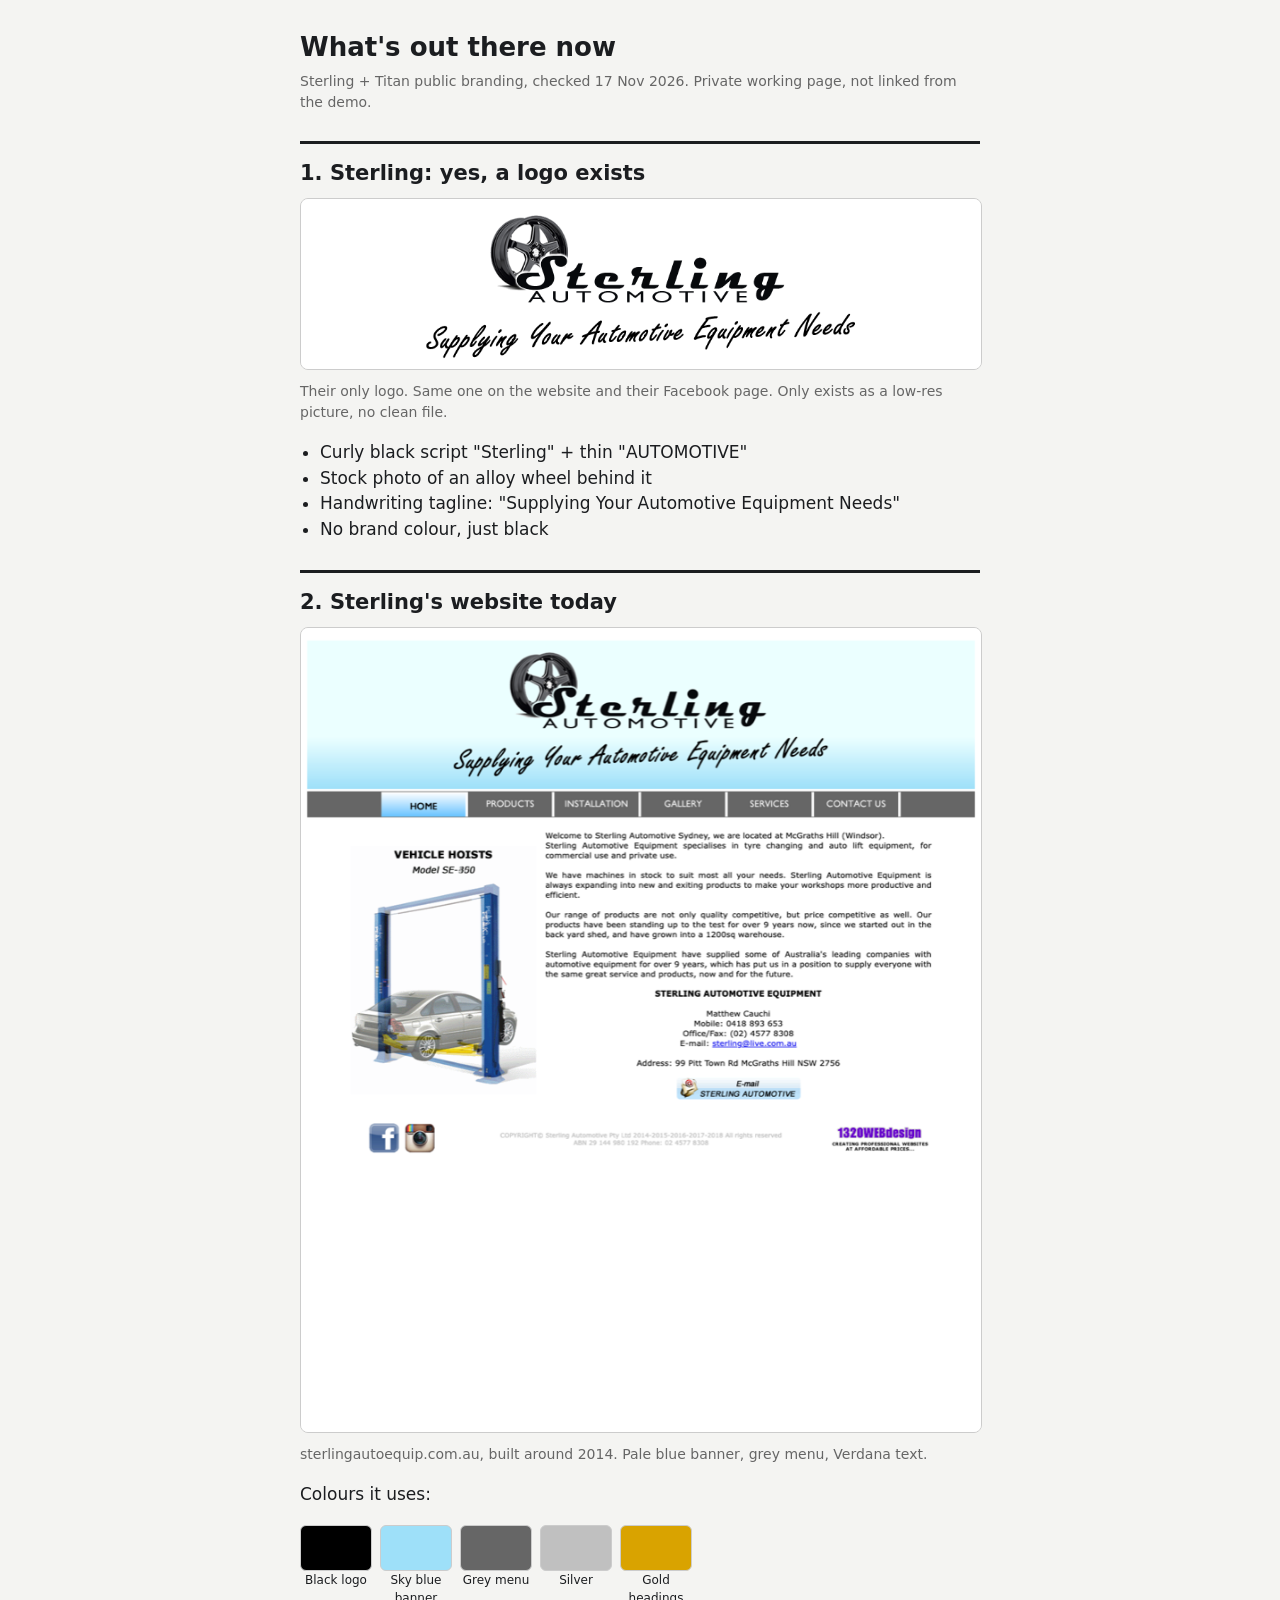
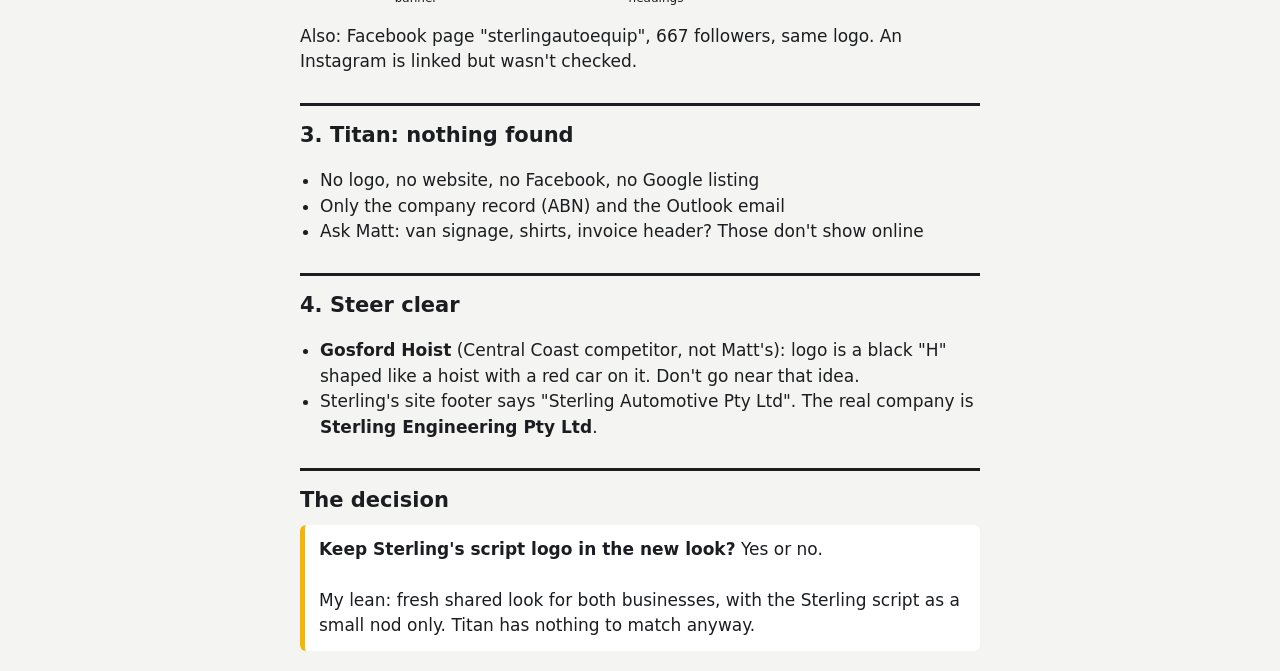
<file: research/index.html>
<!doctype html><html lang="en"><head><meta charset="utf-8"><meta name="viewport" content="width=device-width,initial-scale=1"><meta name="robots" content="noindex,nofollow">
<title>Branding research</title>
<style>body{font-family:-apple-system,system-ui,sans-serif;margin:0;background:#f4f4f2;color:#1b1d20;line-height:1.5;font-size:17px}
.w{max-width:680px;margin:0 auto;padding:20px}h1{font-size:26px;margin:8px 0 4px}h2{font-size:21px;margin:28px 0 8px;border-top:3px solid #1b1d20;padding-top:14px}
img{width:100%;border:1px solid #ccc;border-radius:8px;background:#fff}.cap{font-size:14px;color:#666;margin:4px 0 14px}
.sw{display:flex;gap:8px;flex-wrap:wrap}.sw div{width:72px;font-size:12px;text-align:center}.sw span{display:block;height:44px;border-radius:6px;border:1px solid #ccc}
.v{background:#fff;border-left:5px solid #f2b705;padding:12px 14px;border-radius:6px}ul{padding-left:20px}</style></head><body><div class="w">
<h1>What's out there now</h1><p class="cap">Sterling + Titan public branding, checked 17 Nov 2026. Private working page, not linked from the demo.</p>

<h2>1. Sterling: yes, a logo exists</h2>
<img src="sterling-logo-on-white.png" alt="Sterling logo"><p class="cap">Their only logo. Same one on the website and their Facebook page. Only exists as a low-res picture, no clean file.</p>
<ul><li>Curly black script "Sterling" + thin "AUTOMOTIVE"</li><li>Stock photo of an alloy wheel behind it</li><li>Handwriting tagline: "Supplying Your Automotive Equipment Needs"</li><li>No brand colour, just black</li></ul>

<h2>2. Sterling's website today</h2>
<img src="sterling-site.png" alt="Sterling website screenshot"><p class="cap">sterlingautoequip.com.au, built around 2014. Pale blue banner, grey menu, Verdana text.</p>
<p>Colours it uses:</p><div class="sw">
<div><span style="background:#000"></span>Black logo</div><div><span style="background:#9EE0F9"></span>Sky blue banner</div><div><span style="background:#666666"></span>Grey menu</div><div><span style="background:#C0C0C0"></span>Silver</div><div><span style="background:#D9A300"></span>Gold headings</div></div>
<p>Also: Facebook page "sterlingautoequip", 667 followers, same logo. An Instagram is linked but wasn't checked.</p>

<h2>3. Titan: nothing found</h2>
<ul><li>No logo, no website, no Facebook, no Google listing</li><li>Only the company record (ABN) and the Outlook email</li><li>Ask Matt: van signage, shirts, invoice header? Those don't show online</li></ul>

<h2>4. Steer clear</h2>
<ul><li><b>Gosford Hoist</b> (Central Coast competitor, not Matt's): logo is a black "H" shaped like a hoist with a red car on it. Don't go near that idea.</li><li>Sterling's site footer says "Sterling Automotive Pty Ltd". The real company is <b>Sterling Engineering Pty Ltd</b>.</li></ul>

<h2>The decision</h2><div class="v"><b>Keep Sterling's script logo in the new look?</b> Yes or no.<br><br>My lean: fresh shared look for both businesses, with the Sterling script as a small nod only. Titan has nothing to match anyway.</div>
</div></body></html>
</file>
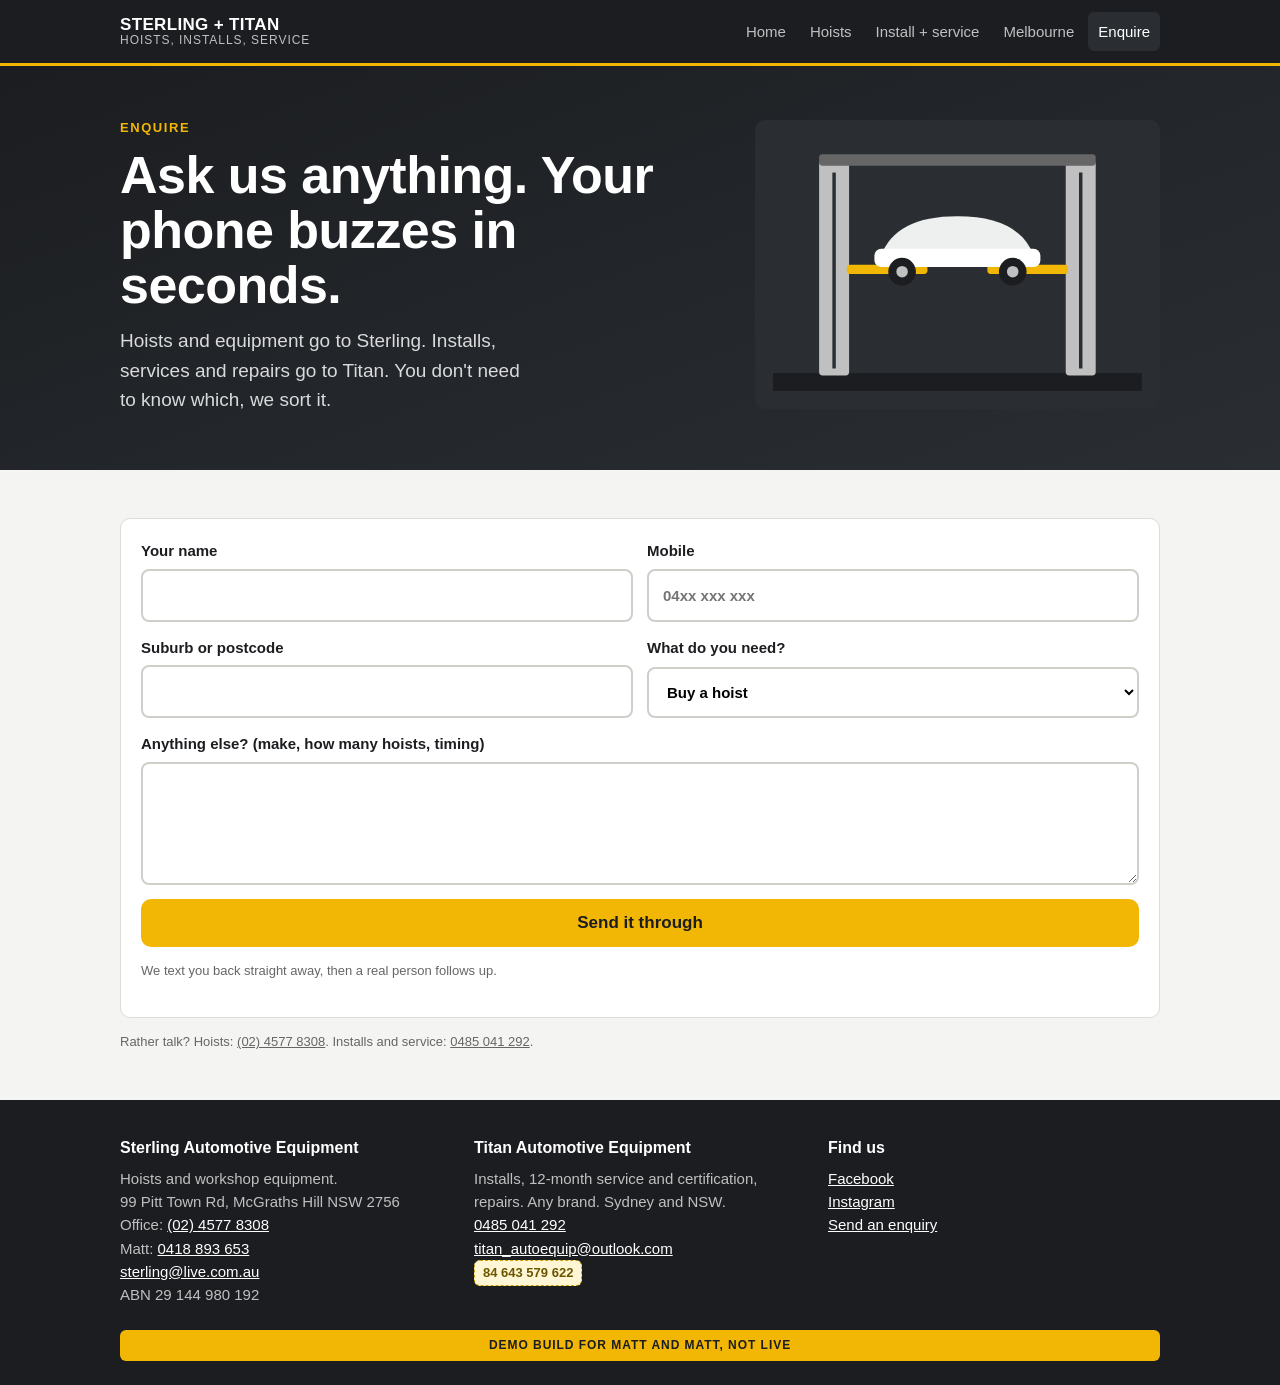
<file: enquire.html>
<!doctype html>
<html lang="en-AU"><head><meta charset="utf-8">
<meta name="viewport" content="width=device-width,initial-scale=1">
<meta name="robots" content="noindex,nofollow">
<title>Enquire | Sterling Automotive Equipment + Titan Automotive Equipment</title>
<meta name="description" content="Ask about a hoist, install, service or repair. We text you back in seconds.">
<link rel="stylesheet" href="styles.css">
</head><body>
<header class="top"><div class="wrap">
<a class="brand" href="index.html">STERLING + TITAN<small>Hoists, installs, service</small></a>
<nav class="main" aria-label="Main"><a href="index.html">Home</a><a href="hoists.html">Hoists</a><a href="install-service.html">Install + service</a><a href="melbourne.html">Melbourne</a><a href="enquire.html" aria-current=page>Enquire</a></nav>
</div></header>
<main>
<section class="hero"><div class="wrap"><div><span class="kicker">Enquire</span>
<h1>Ask us anything. Your phone buzzes in seconds.</h1>
<p class="lead">Hoists and equipment go to Sterling. Installs, services and repairs go to Titan. You don't need to know which, we sort it.</p></div>
<div class="hoist"><svg viewBox="0 0 320 220" role="img" aria-label="Two-post car hoist" xmlns="http://www.w3.org/2000/svg">
<rect x="0" y="204" width="320" height="16" fill="#1b1d20"/>
<rect x="40" y="20" width="26" height="186" rx="3" fill="#C0C0C0"/><rect x="254" y="20" width="26" height="186" rx="3" fill="#C0C0C0"/>
<rect x="40" y="14" width="240" height="10" rx="3" fill="#666666"/>
<rect x="64" y="110" width="70" height="8" rx="3" fill="#f2b705"/><rect x="186" y="110" width="70" height="8" rx="3" fill="#f2b705"/>
<path d="M92 108 q10 -40 68 -40 q58 0 68 40 z" fill="#ffffff" opacity=".92"/>
<rect x="88" y="96" width="144" height="16" rx="6" fill="#ffffff"/>
<circle cx="112" cy="116" r="12" fill="#1b1d20"/><circle cx="208" cy="116" r="12" fill="#1b1d20"/>
<circle cx="112" cy="116" r="5" fill="#C0C0C0"/><circle cx="208" cy="116" r="5" fill="#C0C0C0"/>
<line x1="53" y1="30" x2="53" y2="200" stroke="#2a2e33" stroke-width="3"/><line x1="267" y1="30" x2="267" y2="200" stroke="#2a2e33" stroke-width="3"/>
</svg></div></div></section>
<section><div class="wrap"><div class="card"><form class="enq" novalidate>
  <div class="row2">
    <label>Your name<input name="name" autocomplete="name" required></label>
    <label>Mobile<input name="mobile" type="tel" inputmode="tel" autocomplete="tel" placeholder="04xx xxx xxx" required></label>
  </div>
  <div class="row2">
    <label>Suburb or postcode<input name="suburb" autocomplete="postal-code"></label>
    <label>What do you need?<select name="need">
      <option value="buy a hoist">Buy a hoist</option>
      <option value="install">Install</option>
      <option value="service + certification">Service + certification</option>
      <option value="repair">Repair</option>
      <option value="workshop equipment">Workshop equipment</option>
      <option value="other">Something else</option>
    </select></label>
  </div>
  <label>Anything else? (make, how many hoists, timing)<textarea name="message" rows="4"></textarea></label>
  <button class="btn" type="submit">Send it through</button>
  <div class="msg" role="status" aria-live="polite"></div>
  <p class="fine">We text you back straight away, then a real person follows up.</p>
</form></div>
<p class="fine" style="margin-top:14px">Rather talk? Hoists: <a href="tel:0245778308">(02) 4577 8308</a>. Installs and service: <a href="tel:0485041292">0485 041 292</a>.</p>
</div></section>
</main>
<footer><div class="wrap">
<div class="grid c3">
<div><h3>Sterling Automotive Equipment</h3><p>Hoists and workshop equipment.<br>99 Pitt Town Rd, McGraths Hill NSW 2756<br>Office: <a href="tel:0245778308">(02) 4577 8308</a><br>Matt: <a href="tel:0418893653">0418 893 653</a><br><a href="mailto:sterling@live.com.au">sterling@live.com.au</a><br>ABN 29 144 980 192</p></div>
<div><h3>Titan Automotive Equipment</h3><p>Installs, 12-month service and certification, repairs. Any brand. Sydney and NSW.<br><a href="tel:0485041292">0485 041 292</a><br><a href="mailto:titan_autoequip@outlook.com">titan_autoequip@outlook.com</a><br><span class="ph">84 643 579 622</span></p></div>
<div><h3>Find us</h3><p><a href="https://www.facebook.com/sterlingautoequip/">Facebook</a><br><a href="https://www.instagram.com/sterlingautoequip/">Instagram</a><br><a href="enquire.html">Send an enquiry</a></p></div>
</div>
<div class="demo">Demo build for Matt and Matt, not live</div>
</div></footer>
<script src="enquiry.js" defer></script>
</body></html>
</file>
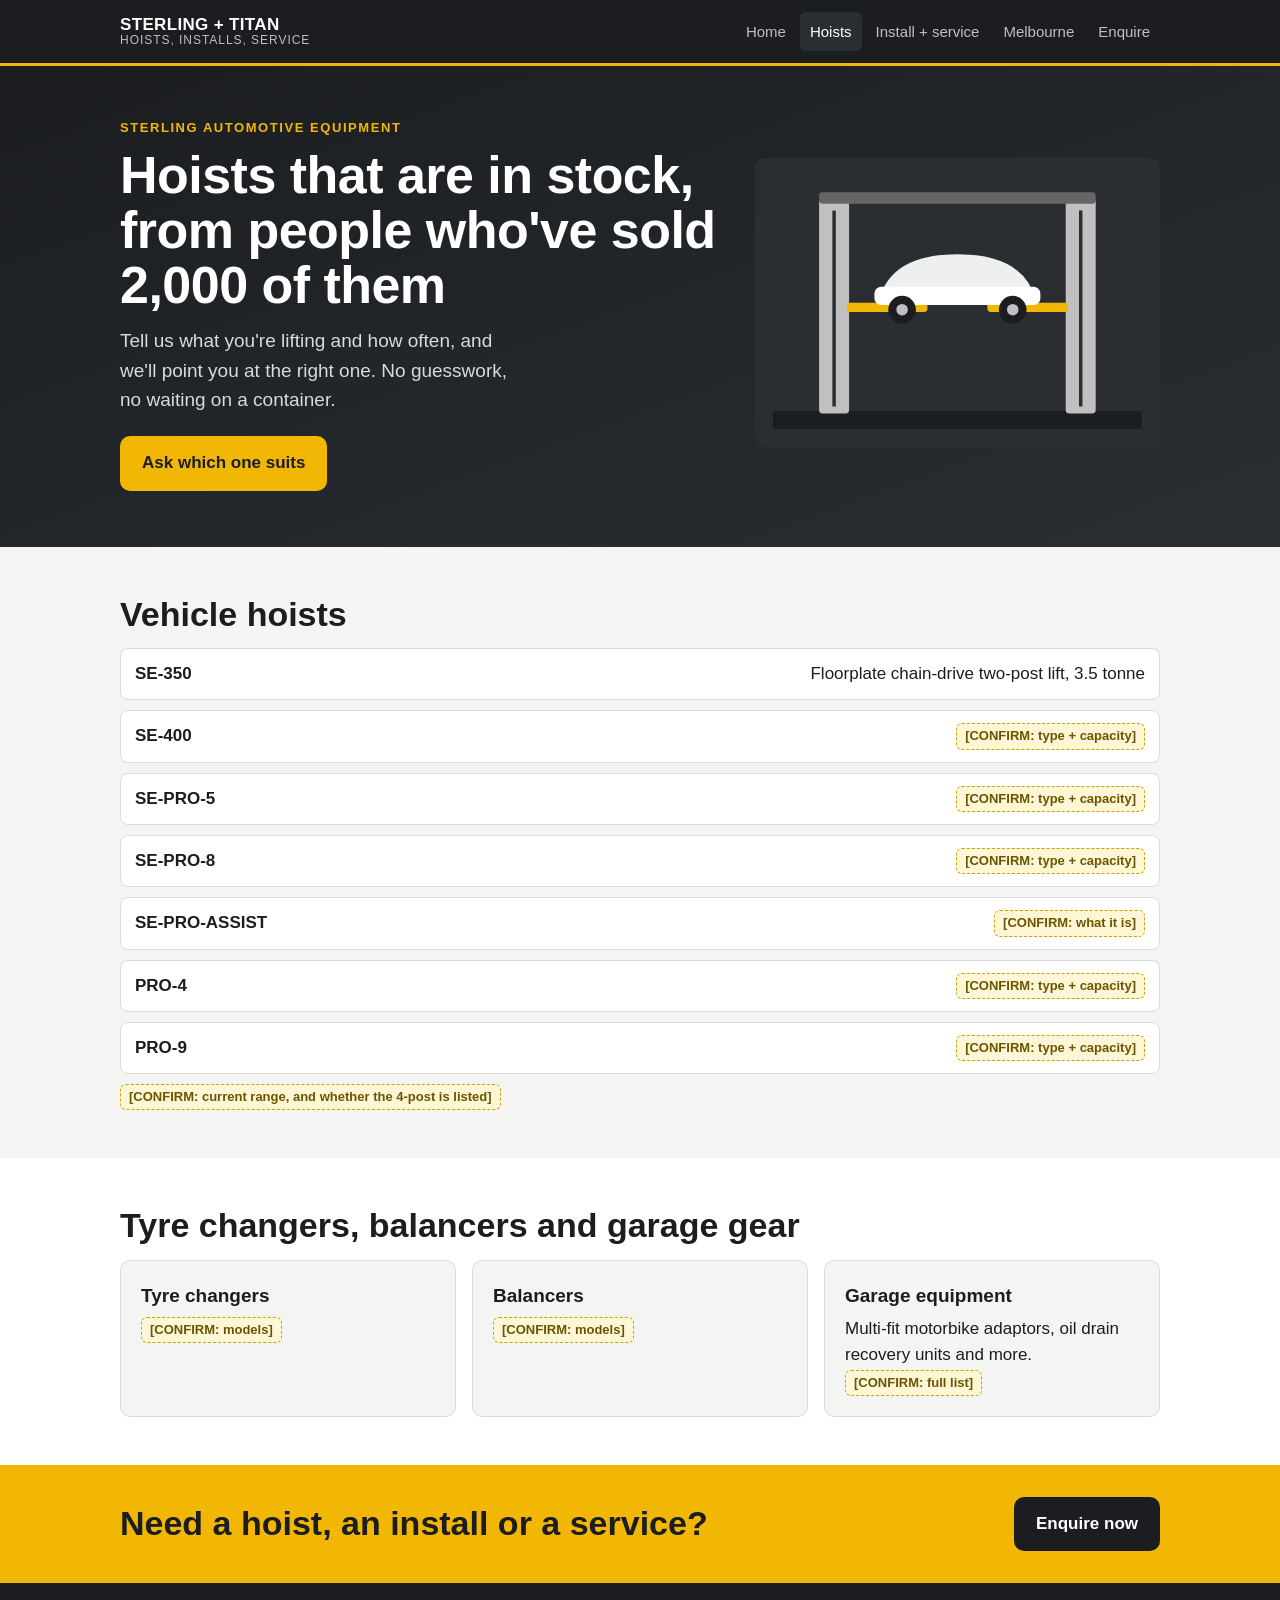
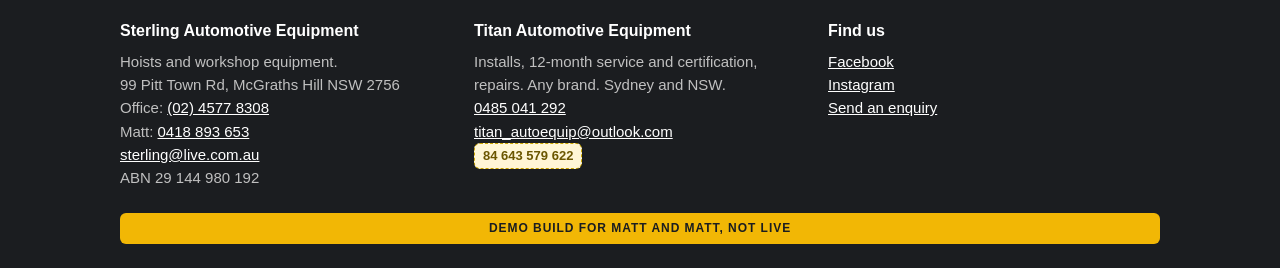
<file: hoists.html>
<!doctype html>
<html lang="en-AU"><head><meta charset="utf-8">
<meta name="viewport" content="width=device-width,initial-scale=1">
<meta name="robots" content="noindex,nofollow">
<title>Hoists | Sterling Automotive Equipment + Titan Automotive Equipment</title>
<meta name="description" content="Two-post hoists, tyre changers, balancers and garage equipment, in stock in Sydney.">
<link rel="stylesheet" href="styles.css">
</head><body>
<header class="top"><div class="wrap">
<a class="brand" href="index.html">STERLING + TITAN<small>Hoists, installs, service</small></a>
<nav class="main" aria-label="Main"><a href="index.html">Home</a><a href="hoists.html" aria-current=page>Hoists</a><a href="install-service.html">Install + service</a><a href="melbourne.html">Melbourne</a><a href="enquire.html">Enquire</a></nav>
</div></header>
<main>
<section class="hero"><div class="wrap"><div><span class="kicker">Sterling Automotive Equipment</span>
<h1>Hoists that are in stock, from people who've sold 2,000 of them</h1>
<p class="lead">Tell us what you're lifting and how often, and we'll point you at the right one. No guesswork, no waiting on a container.</p>
<div class="ctas"><a class="btn" href="enquire.html">Ask which one suits</a></div></div>
<div class="hoist"><svg viewBox="0 0 320 220" role="img" aria-label="Two-post car hoist" xmlns="http://www.w3.org/2000/svg">
<rect x="0" y="204" width="320" height="16" fill="#1b1d20"/>
<rect x="40" y="20" width="26" height="186" rx="3" fill="#C0C0C0"/><rect x="254" y="20" width="26" height="186" rx="3" fill="#C0C0C0"/>
<rect x="40" y="14" width="240" height="10" rx="3" fill="#666666"/>
<rect x="64" y="110" width="70" height="8" rx="3" fill="#f2b705"/><rect x="186" y="110" width="70" height="8" rx="3" fill="#f2b705"/>
<path d="M92 108 q10 -40 68 -40 q58 0 68 40 z" fill="#ffffff" opacity=".92"/>
<rect x="88" y="96" width="144" height="16" rx="6" fill="#ffffff"/>
<circle cx="112" cy="116" r="12" fill="#1b1d20"/><circle cx="208" cy="116" r="12" fill="#1b1d20"/>
<circle cx="112" cy="116" r="5" fill="#C0C0C0"/><circle cx="208" cy="116" r="5" fill="#C0C0C0"/>
<line x1="53" y1="30" x2="53" y2="200" stroke="#2a2e33" stroke-width="3"/><line x1="267" y1="30" x2="267" y2="200" stroke="#2a2e33" stroke-width="3"/>
</svg></div></div></section>
<section><div class="wrap">
<h2>Vehicle hoists</h2>
<ul class="models">
<li><b>SE-350</b><span>Floorplate chain-drive two-post lift, 3.5 tonne</span></li>
<li><b>SE-400</b><span class="ph">[CONFIRM: type + capacity]</span></li>
<li><b>SE-PRO-5</b><span class="ph">[CONFIRM: type + capacity]</span></li>
<li><b>SE-PRO-8</b><span class="ph">[CONFIRM: type + capacity]</span></li>
<li><b>SE-PRO-ASSIST</b><span class="ph">[CONFIRM: what it is]</span></li>
<li><b>PRO-4</b><span class="ph">[CONFIRM: type + capacity]</span></li>
<li><b>PRO-9</b><span class="ph">[CONFIRM: type + capacity]</span></li>
</ul>
<p class="fine" style="margin-top:10px"><span class="ph">[CONFIRM: current range, and whether the 4-post is listed]</span></p>
</div></section>
<section class="alt"><div class="wrap">
<h2>Tyre changers, balancers and garage gear</h2>
<div class="grid c3">
<div class="card"><h3>Tyre changers</h3><p><span class="ph">[CONFIRM: models]</span></p></div>
<div class="card"><h3>Balancers</h3><p><span class="ph">[CONFIRM: models]</span></p></div>
<div class="card"><h3>Garage equipment</h3><p>Multi-fit motorbike adaptors, oil drain recovery units and more. <span class="ph">[CONFIRM: full list]</span></p></div>
</div></div></section>
<section class="band"><div class="wrap"><h2>Need a hoist, an install or a service?</h2><a class="btn" href="enquire.html">Enquire now</a></div></section>
</main>
<footer><div class="wrap">
<div class="grid c3">
<div><h3>Sterling Automotive Equipment</h3><p>Hoists and workshop equipment.<br>99 Pitt Town Rd, McGraths Hill NSW 2756<br>Office: <a href="tel:0245778308">(02) 4577 8308</a><br>Matt: <a href="tel:0418893653">0418 893 653</a><br><a href="mailto:sterling@live.com.au">sterling@live.com.au</a><br>ABN 29 144 980 192</p></div>
<div><h3>Titan Automotive Equipment</h3><p>Installs, 12-month service and certification, repairs. Any brand. Sydney and NSW.<br><a href="tel:0485041292">0485 041 292</a><br><a href="mailto:titan_autoequip@outlook.com">titan_autoequip@outlook.com</a><br><span class="ph">84 643 579 622</span></p></div>
<div><h3>Find us</h3><p><a href="https://www.facebook.com/sterlingautoequip/">Facebook</a><br><a href="https://www.instagram.com/sterlingautoequip/">Instagram</a><br><a href="enquire.html">Send an enquiry</a></p></div>
</div>
<div class="demo">Demo build for Matt and Matt, not live</div>
</div></footer>
<script src="enquiry.js" defer></script>
</body></html>
</file>
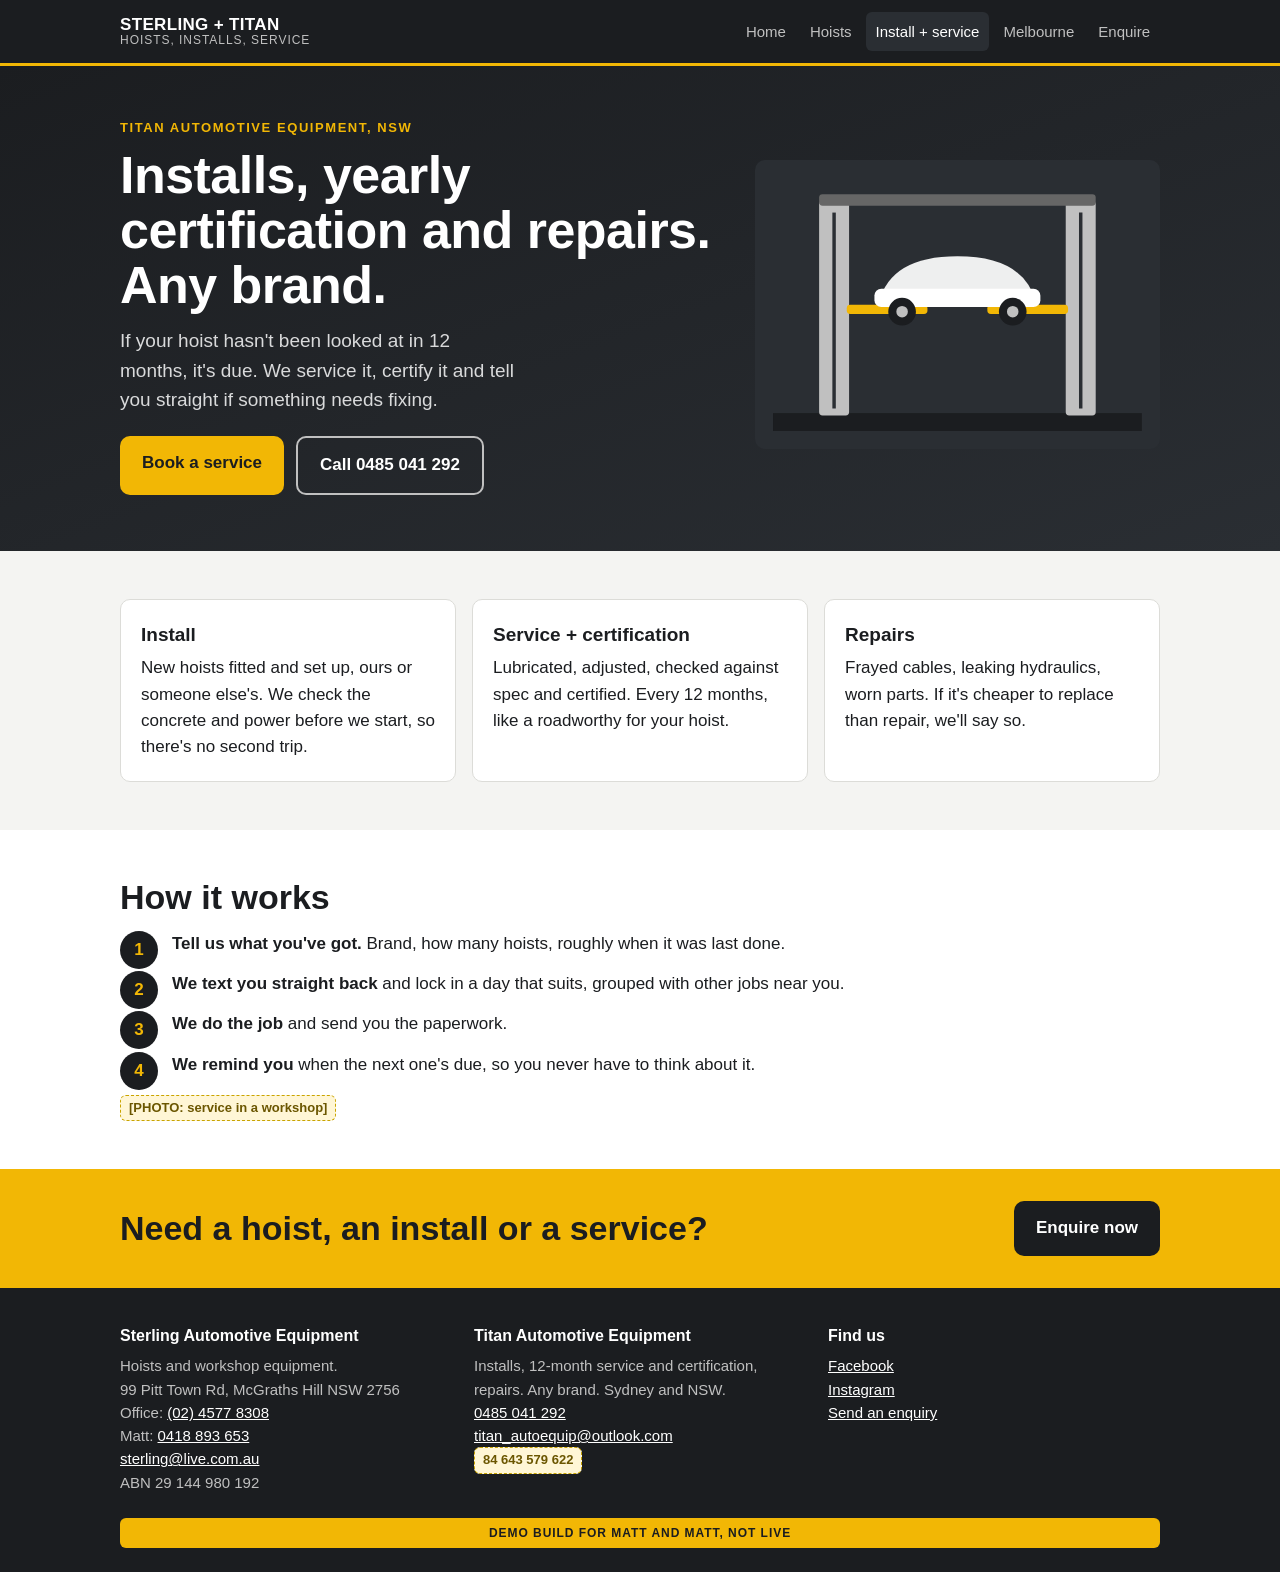
<file: install-service.html>
<!doctype html>
<html lang="en-AU"><head><meta charset="utf-8">
<meta name="viewport" content="width=device-width,initial-scale=1">
<meta name="robots" content="noindex,nofollow">
<title>Install + service | Sterling Automotive Equipment + Titan Automotive Equipment</title>
<meta name="description" content="Hoist installs, 12-month service and certification, and repairs, any brand, NSW.">
<link rel="stylesheet" href="styles.css">
</head><body>
<header class="top"><div class="wrap">
<a class="brand" href="index.html">STERLING + TITAN<small>Hoists, installs, service</small></a>
<nav class="main" aria-label="Main"><a href="index.html">Home</a><a href="hoists.html">Hoists</a><a href="install-service.html" aria-current=page>Install + service</a><a href="melbourne.html">Melbourne</a><a href="enquire.html">Enquire</a></nav>
</div></header>
<main>
<section class="hero"><div class="wrap"><div><span class="kicker">Titan Automotive Equipment, NSW</span>
<h1>Installs, yearly certification and repairs. Any brand.</h1>
<p class="lead">If your hoist hasn't been looked at in 12 months, it's due. We service it, certify it and tell you straight if something needs fixing.</p>
<div class="ctas"><a class="btn" href="enquire.html">Book a service</a><a class="btn ghost" href="tel:0485041292">Call 0485 041 292</a></div></div>
<div class="hoist"><svg viewBox="0 0 320 220" role="img" aria-label="Two-post car hoist" xmlns="http://www.w3.org/2000/svg">
<rect x="0" y="204" width="320" height="16" fill="#1b1d20"/>
<rect x="40" y="20" width="26" height="186" rx="3" fill="#C0C0C0"/><rect x="254" y="20" width="26" height="186" rx="3" fill="#C0C0C0"/>
<rect x="40" y="14" width="240" height="10" rx="3" fill="#666666"/>
<rect x="64" y="110" width="70" height="8" rx="3" fill="#f2b705"/><rect x="186" y="110" width="70" height="8" rx="3" fill="#f2b705"/>
<path d="M92 108 q10 -40 68 -40 q58 0 68 40 z" fill="#ffffff" opacity=".92"/>
<rect x="88" y="96" width="144" height="16" rx="6" fill="#ffffff"/>
<circle cx="112" cy="116" r="12" fill="#1b1d20"/><circle cx="208" cy="116" r="12" fill="#1b1d20"/>
<circle cx="112" cy="116" r="5" fill="#C0C0C0"/><circle cx="208" cy="116" r="5" fill="#C0C0C0"/>
<line x1="53" y1="30" x2="53" y2="200" stroke="#2a2e33" stroke-width="3"/><line x1="267" y1="30" x2="267" y2="200" stroke="#2a2e33" stroke-width="3"/>
</svg></div></div></section>
<section><div class="wrap grid c3">
<div class="card"><h3>Install</h3><p>New hoists fitted and set up, ours or someone else's. We check the concrete and power before we start, so there's no second trip.</p></div>
<div class="card"><h3>Service + certification</h3><p>Lubricated, adjusted, checked against spec and certified. Every 12 months, like a roadworthy for your hoist.</p></div>
<div class="card"><h3>Repairs</h3><p>Frayed cables, leaking hydraulics, worn parts. If it's cheaper to replace than repair, we'll say so.</p></div>
</div></section>
<section class="alt"><div class="wrap">
<h2>How it works</h2>
<ol class="steps">
<li><b>Tell us what you've got.</b> Brand, how many hoists, roughly when it was last done.</li>
<li><b>We text you straight back</b> and lock in a day that suits, grouped with other jobs near you.</li>
<li><b>We do the job</b> and send you the paperwork.</li>
<li><b>We remind you</b> when the next one's due, so you never have to think about it.</li>
</ol>
<p style="margin-top:16px"><span class="ph">[PHOTO: service in a workshop]</span></p>
</div></section>
<section class="band"><div class="wrap"><h2>Need a hoist, an install or a service?</h2><a class="btn" href="enquire.html">Enquire now</a></div></section>
</main>
<footer><div class="wrap">
<div class="grid c3">
<div><h3>Sterling Automotive Equipment</h3><p>Hoists and workshop equipment.<br>99 Pitt Town Rd, McGraths Hill NSW 2756<br>Office: <a href="tel:0245778308">(02) 4577 8308</a><br>Matt: <a href="tel:0418893653">0418 893 653</a><br><a href="mailto:sterling@live.com.au">sterling@live.com.au</a><br>ABN 29 144 980 192</p></div>
<div><h3>Titan Automotive Equipment</h3><p>Installs, 12-month service and certification, repairs. Any brand. Sydney and NSW.<br><a href="tel:0485041292">0485 041 292</a><br><a href="mailto:titan_autoequip@outlook.com">titan_autoequip@outlook.com</a><br><span class="ph">84 643 579 622</span></p></div>
<div><h3>Find us</h3><p><a href="https://www.facebook.com/sterlingautoequip/">Facebook</a><br><a href="https://www.instagram.com/sterlingautoequip/">Instagram</a><br><a href="enquire.html">Send an enquiry</a></p></div>
</div>
<div class="demo">Demo build for Matt and Matt, not live</div>
</div></footer>
<script src="enquiry.js" defer></script>
</body></html>
</file>
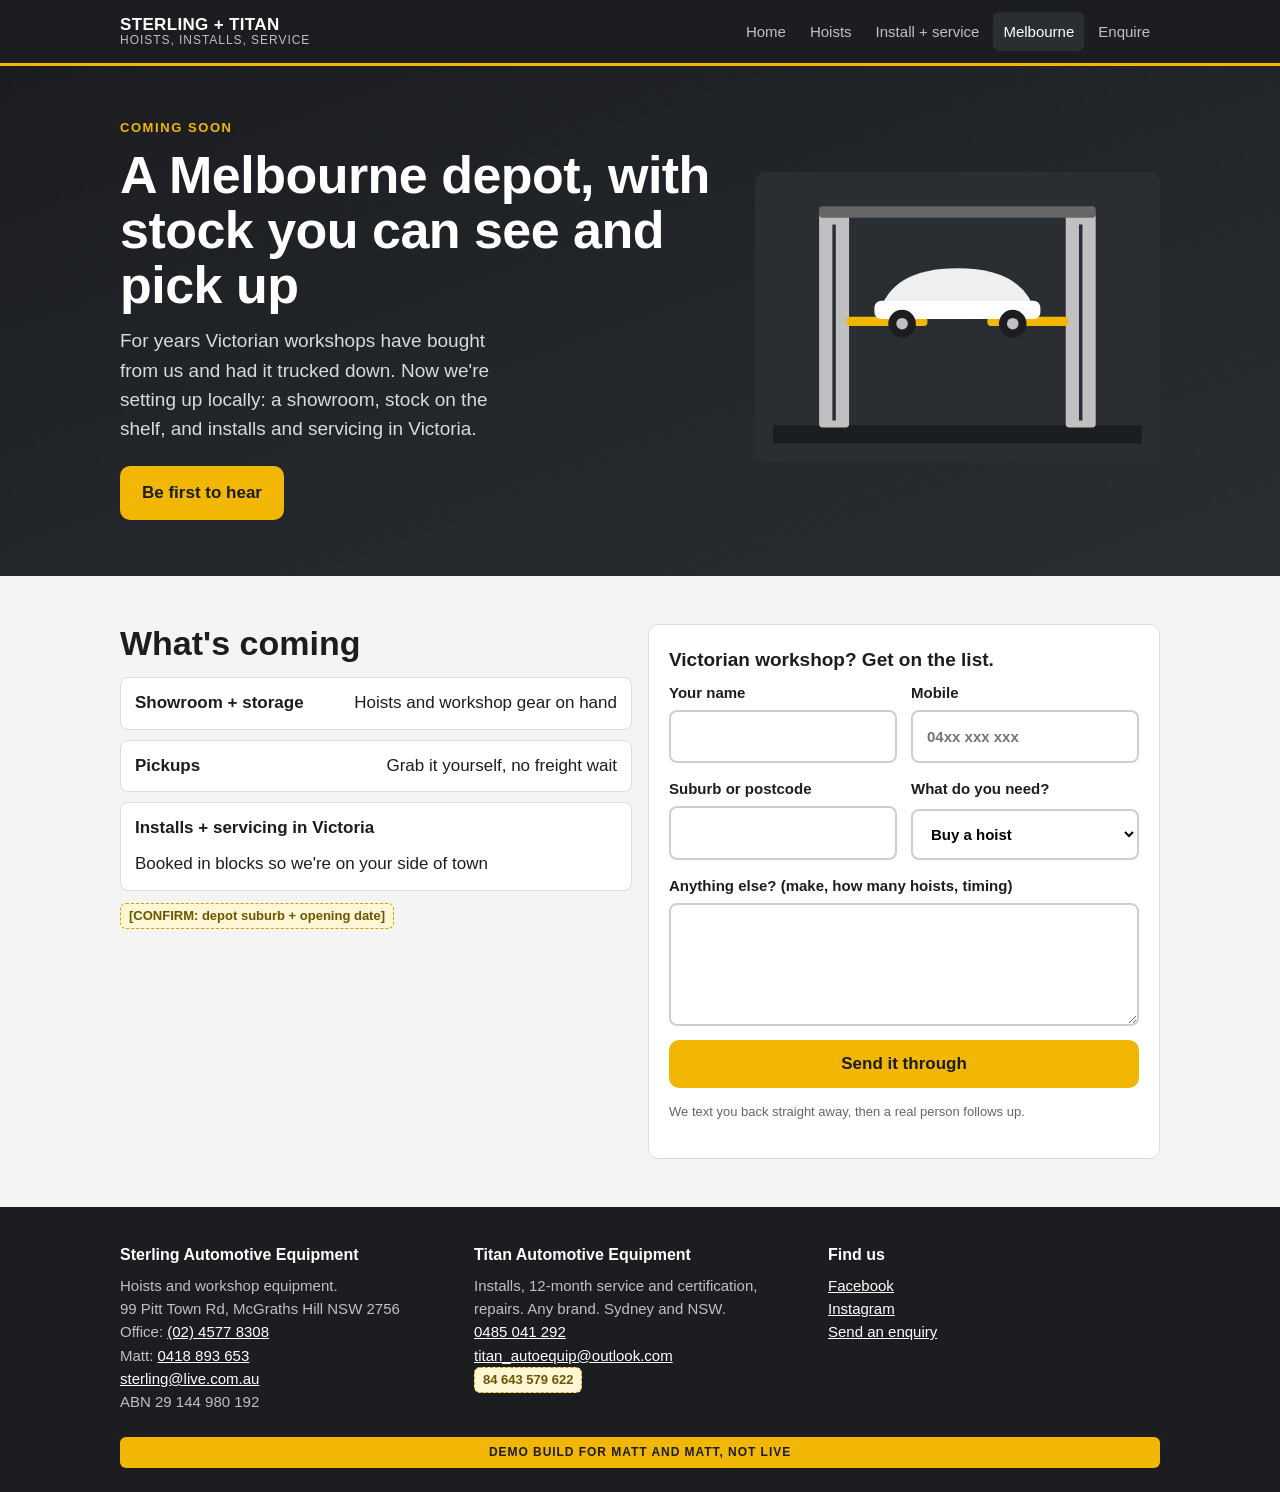
<file: melbourne.html>
<!doctype html>
<html lang="en-AU"><head><meta charset="utf-8">
<meta name="viewport" content="width=device-width,initial-scale=1">
<meta name="robots" content="noindex,nofollow">
<title>Melbourne | Sterling Automotive Equipment + Titan Automotive Equipment</title>
<meta name="description" content="Sterling and Titan are coming to Melbourne: showroom, stock and installs in Victoria.">
<link rel="stylesheet" href="styles.css">
</head><body>
<header class="top"><div class="wrap">
<a class="brand" href="index.html">STERLING + TITAN<small>Hoists, installs, service</small></a>
<nav class="main" aria-label="Main"><a href="index.html">Home</a><a href="hoists.html">Hoists</a><a href="install-service.html">Install + service</a><a href="melbourne.html" aria-current=page>Melbourne</a><a href="enquire.html">Enquire</a></nav>
</div></header>
<main>
<section class="hero"><div class="wrap"><div><span class="kicker">Coming soon</span>
<h1>A Melbourne depot, with stock you can see and pick up</h1>
<p class="lead">For years Victorian workshops have bought from us and had it trucked down. Now we're setting up locally: a showroom, stock on the shelf, and installs and servicing in Victoria.</p>
<div class="ctas"><a class="btn" href="enquire.html">Be first to hear</a></div></div>
<div class="hoist"><svg viewBox="0 0 320 220" role="img" aria-label="Two-post car hoist" xmlns="http://www.w3.org/2000/svg">
<rect x="0" y="204" width="320" height="16" fill="#1b1d20"/>
<rect x="40" y="20" width="26" height="186" rx="3" fill="#C0C0C0"/><rect x="254" y="20" width="26" height="186" rx="3" fill="#C0C0C0"/>
<rect x="40" y="14" width="240" height="10" rx="3" fill="#666666"/>
<rect x="64" y="110" width="70" height="8" rx="3" fill="#f2b705"/><rect x="186" y="110" width="70" height="8" rx="3" fill="#f2b705"/>
<path d="M92 108 q10 -40 68 -40 q58 0 68 40 z" fill="#ffffff" opacity=".92"/>
<rect x="88" y="96" width="144" height="16" rx="6" fill="#ffffff"/>
<circle cx="112" cy="116" r="12" fill="#1b1d20"/><circle cx="208" cy="116" r="12" fill="#1b1d20"/>
<circle cx="112" cy="116" r="5" fill="#C0C0C0"/><circle cx="208" cy="116" r="5" fill="#C0C0C0"/>
<line x1="53" y1="30" x2="53" y2="200" stroke="#2a2e33" stroke-width="3"/><line x1="267" y1="30" x2="267" y2="200" stroke="#2a2e33" stroke-width="3"/>
</svg></div></div></section>
<section><div class="wrap grid c2">
<div><h2>What's coming</h2><ul class="models">
<li><b>Showroom + storage</b><span>Hoists and workshop gear on hand</span></li>
<li><b>Pickups</b><span>Grab it yourself, no freight wait</span></li>
<li><b>Installs + servicing in Victoria</b><span>Booked in blocks so we're on your side of town</span></li>
</ul>
<p class="fine" style="margin-top:12px"><span class="ph">[CONFIRM: depot suburb + opening date]</span></p></div>
<div class="card"><h3>Victorian workshop? Get on the list.</h3><form class="enq" novalidate>
  <div class="row2">
    <label>Your name<input name="name" autocomplete="name" required></label>
    <label>Mobile<input name="mobile" type="tel" inputmode="tel" autocomplete="tel" placeholder="04xx xxx xxx" required></label>
  </div>
  <div class="row2">
    <label>Suburb or postcode<input name="suburb" autocomplete="postal-code"></label>
    <label>What do you need?<select name="need">
      <option value="buy a hoist">Buy a hoist</option>
      <option value="install">Install</option>
      <option value="service + certification">Service + certification</option>
      <option value="repair">Repair</option>
      <option value="workshop equipment">Workshop equipment</option>
      <option value="other">Something else</option>
    </select></label>
  </div>
  <label>Anything else? (make, how many hoists, timing)<textarea name="message" rows="4"></textarea></label>
  <button class="btn" type="submit">Send it through</button>
  <div class="msg" role="status" aria-live="polite"></div>
  <p class="fine">We text you back straight away, then a real person follows up.</p>
</form></div>
</div></section>
</main>
<footer><div class="wrap">
<div class="grid c3">
<div><h3>Sterling Automotive Equipment</h3><p>Hoists and workshop equipment.<br>99 Pitt Town Rd, McGraths Hill NSW 2756<br>Office: <a href="tel:0245778308">(02) 4577 8308</a><br>Matt: <a href="tel:0418893653">0418 893 653</a><br><a href="mailto:sterling@live.com.au">sterling@live.com.au</a><br>ABN 29 144 980 192</p></div>
<div><h3>Titan Automotive Equipment</h3><p>Installs, 12-month service and certification, repairs. Any brand. Sydney and NSW.<br><a href="tel:0485041292">0485 041 292</a><br><a href="mailto:titan_autoequip@outlook.com">titan_autoequip@outlook.com</a><br><span class="ph">84 643 579 622</span></p></div>
<div><h3>Find us</h3><p><a href="https://www.facebook.com/sterlingautoequip/">Facebook</a><br><a href="https://www.instagram.com/sterlingautoequip/">Instagram</a><br><a href="enquire.html">Send an enquiry</a></p></div>
</div>
<div class="demo">Demo build for Matt and Matt, not live</div>
</div></footer>
<script src="enquiry.js" defer></script>
</body></html>
</file>
<file: styles.css>
:root{--ink:#1b1d20;--steel:#2a2e33;--mid:#666666;--silver:#C0C0C0;--paper:#f4f4f2;--white:#fff;--hi:#f2b705;--hi-ink:#1b1d20;--r:10px}
*{box-sizing:border-box;margin:0;padding:0}
html{-webkit-text-size-adjust:100%}
body{font-family:-apple-system,BlinkMacSystemFont,"Segoe UI",Roboto,Helvetica,Arial,sans-serif;color:var(--ink);background:var(--paper);line-height:1.55;font-size:17px}
a{color:inherit}
img,svg{max-width:100%;display:block}
.wrap{max-width:1080px;margin:0 auto;padding:0 20px}
header.top{background:var(--ink);color:var(--white);position:sticky;top:0;z-index:20;border-bottom:3px solid var(--hi)}
.top .wrap{display:flex;align-items:center;justify-content:space-between;gap:12px;padding-top:12px;padding-bottom:12px}
.brand{font-weight:800;letter-spacing:.02em;text-decoration:none;line-height:1.1}
.brand small{display:block;font-weight:500;color:var(--silver);font-size:12px;letter-spacing:.08em;text-transform:uppercase}
nav.main{display:flex;gap:4px;flex-wrap:wrap}
nav.main a{text-decoration:none;color:var(--silver);font-size:14px;padding:8px 10px;border-radius:6px}
nav.main a[aria-current=page],nav.main a:hover{color:var(--white);background:var(--steel)}
.btn{display:inline-block;background:var(--hi);color:var(--hi-ink);font-weight:800;text-decoration:none;padding:14px 22px;border-radius:var(--r);border:0;font-size:17px;cursor:pointer}
.btn:hover{filter:brightness(1.05)}
.btn[disabled]{opacity:.6;cursor:wait}
.btn.ghost{background:transparent;color:var(--white);border:2px solid var(--silver)}
.hero{background:linear-gradient(160deg,var(--ink) 0%,var(--steel) 100%);color:var(--white);padding:48px 0 56px}
.hero .wrap{display:grid;gap:28px}
.hero h1{font-size:clamp(30px,6vw,52px);line-height:1.05;letter-spacing:-.01em}
.hero p.lead{color:#d9dadb;font-size:19px;max-width:38ch;margin-top:14px}
.hero .ctas{display:flex;gap:12px;flex-wrap:wrap;margin-top:22px}
.kicker{display:inline-block;color:var(--hi);font-weight:700;text-transform:uppercase;letter-spacing:.12em;font-size:13px;margin-bottom:10px}
section{padding:48px 0}
section.alt{background:var(--white)}
h2{font-size:clamp(24px,4vw,34px);line-height:1.15;margin-bottom:14px}
h3{font-size:19px;margin-bottom:6px}
.grid{display:grid;gap:16px}
@media(min-width:720px){.grid.c2{grid-template-columns:1fr 1fr}.grid.c3{grid-template-columns:repeat(3,1fr)}.hero .wrap{grid-template-columns:1.2fr .8fr;align-items:center}nav.main a{font-size:15px}}
.card{background:var(--white);border:1px solid #dcdcd8;border-radius:var(--r);padding:20px}
section.alt .card{background:var(--paper)}
.card .tag{font-size:12px;font-weight:700;text-transform:uppercase;letter-spacing:.1em;color:var(--mid)}
.steps{counter-reset:s;display:grid;gap:14px}
.steps li{list-style:none;counter-increment:s;padding-left:52px;position:relative}
.steps li::before{content:counter(s);position:absolute;left:0;top:0;width:38px;height:38px;border-radius:50%;background:var(--ink);color:var(--hi);font-weight:800;display:grid;place-items:center}
.ph{display:inline-block;background:#fff6d6;border:1px dashed #c9a400;color:#6b5600;font-size:13px;font-weight:600;padding:2px 8px;border-radius:6px}
.hoist{background:var(--steel);border-radius:var(--r);padding:18px}
.band{background:var(--hi);color:var(--hi-ink);padding:32px 0}
.band .wrap{display:flex;flex-wrap:wrap;gap:16px;align-items:center;justify-content:space-between}
.band h2{margin:0}
.band .btn{background:var(--ink);color:var(--white)}
form.enq{display:grid;gap:14px}
form.enq label{font-weight:700;font-size:15px;display:grid;gap:6px}
form.enq input,form.enq select,form.enq textarea{font:inherit;padding:13px 14px;border:2px solid #cfcfca;border-radius:8px;background:var(--white);width:100%}
form.enq input:focus,form.enq select:focus,form.enq textarea:focus{outline:none;border-color:var(--ink)}
.row2{display:grid;gap:14px}
@media(min-width:620px){.row2{grid-template-columns:1fr 1fr}}
.msg{padding:14px 16px;border-radius:8px;font-weight:600;display:none}
.msg.ok{display:block;background:#e6f4ea;color:#14532d;border:1px solid #9bd3ae}
.msg.err{display:block;background:#fdecec;color:#7a1d1d;border:1px solid #f0a9a9}
.fine{font-size:13px;color:var(--mid)}
ul.models{list-style:none;display:grid;gap:10px}
ul.models li{background:var(--white);border:1px solid #dcdcd8;border-radius:8px;padding:12px 14px;display:flex;justify-content:space-between;gap:10px;flex-wrap:wrap}
ul.models b{font-size:17px}
footer{background:var(--ink);color:var(--silver);padding:36px 0 24px;font-size:15px}
footer .grid{gap:22px}
footer a{color:var(--white)}
footer h3{color:var(--white);font-size:16px}
.demo{margin-top:24px;text-align:center;font-size:12px;letter-spacing:.08em;text-transform:uppercase;background:var(--hi);color:var(--hi-ink);font-weight:800;padding:6px;border-radius:6px}
.demo-stage{display:grid;gap:12px;margin-top:16px;justify-items:center}
.phone{width:100%;max-width:320px;background:#111;border-radius:28px;padding:14px;box-shadow:0 12px 30px rgba(0,0,0,.25);transform:translateY(24px);opacity:0;transition:all .45s ease}
.phone.in,.demo-card.in{transform:none;opacity:1}
.phone-bar{color:#fff;font-weight:700;font-size:14px;text-align:center;padding:6px 0 12px;border-bottom:1px solid #333;margin-bottom:12px}
.sms{background:#2a2e33;color:#fff;border-radius:18px 18px 18px 4px;padding:12px 14px;max-width:88%}
.sms p{font-size:15px;line-height:1.4}
.sms span{display:block;font-size:11px;color:var(--silver);margin-top:6px}
.demo-card{width:100%;max-width:320px;background:var(--white);border-left:5px solid var(--hi);border-radius:8px;padding:12px 14px;box-shadow:0 6px 18px rgba(0,0,0,.12);transform:translateY(16px);opacity:0;transition:all .4s ease}
.demo-card b{display:block;font-size:14px;text-transform:uppercase;letter-spacing:.06em}
.demo-card p{font-size:15px;margin-top:4px}
</file>
<file: app/app.css>
:root {
  --ink: #1f2326;
  --ink-2: #4a5157;
  --ink-3: #6e767c;
  --line: #dcdcd7;
  --surface: #fcfcfb;
  --bg: #f4f4f2;
  --accent: #eda100;
  --accent-ink: #1f2326;
  --titan: #2a78d6;
  --sterling: #eb6834;
  --good: #008300;
  --warn: #9a6a00;
  --bad: #c0362c;
  --radius: 14px;
  --tabbar-h: 64px;
  font-family: -apple-system, BlinkMacSystemFont, "Segoe UI", Roboto, Helvetica, Arial, sans-serif;
  color: var(--ink);
  background: var(--bg);
  -webkit-text-size-adjust: 100%;
}
* { box-sizing: border-box; }
html, body { overflow-x: hidden; }
body { margin: 0; min-height: 100vh; padding-bottom: calc(var(--tabbar-h) + env(safe-area-inset-bottom) + 16px); }
button { font: inherit; color: inherit; cursor: pointer; }
h1, h2, h3, p { margin: 0; }

.demo-banner {
  position: sticky; top: 0; z-index: 40;
  background: var(--accent); color: var(--accent-ink);
  font-size: 12px; font-weight: 700; text-align: center;
  padding: 6px 12px; padding-top: calc(6px + env(safe-area-inset-top));
  letter-spacing: .02em;
}

.topbar {
  display: flex; align-items: center; justify-content: space-between; gap: 12px;
  background: var(--ink); color: #fff; padding: 16px 16px 18px;
}
.topbar-kicker { font-size: 12px; color: #b9bfc3; text-transform: uppercase; letter-spacing: .08em; }
.topbar-title { font-size: 22px; font-weight: 750; margin-top: 2px; }
.ping-btn {
  flex: none;
  background: var(--accent); color: var(--accent-ink); border: 0; border-radius: 999px;
  padding: 10px 14px; font-size: 13px; font-weight: 700; white-space: nowrap;
}
.ping-btn:active { transform: scale(.97); }

main { max-width: 640px; margin: 0 auto; padding: 14px 12px; }
.screen { display: none; }
.screen.is-active { display: block; animation: fade .18s ease-out; }
@keyframes fade { from { transform: translateY(4px); } to { transform: none; } }

.month-line { font-size: 13px; color: var(--ink-3); margin: 2px 4px 10px; }
.muted { color: var(--ink-3); font-size: 13px; margin-top: 8px; line-height: 1.45; }

.card {
  background: var(--surface); border: 1px solid var(--line); border-radius: var(--radius);
  padding: 16px; margin-bottom: 12px;
}
.card-title { font-size: 15px; font-weight: 700; margin-bottom: 10px; }
.intro-card p { color: var(--ink-2); font-size: 14px; line-height: 1.45; margin-bottom: 12px; }

.hero-number { font-size: 34px; font-weight: 800; letter-spacing: -.01em; }

.split-bar { display: flex; gap: 2px; height: 14px; margin: 12px 0 10px; }
.split-seg { height: 100%; border-radius: 4px; }
.legend { display: flex; flex-wrap: wrap; gap: 6px 16px; font-size: 13px; color: var(--ink-2); }
.legend-item { display: inline-flex; align-items: center; gap: 6px; }
.legend-swatch { width: 10px; height: 10px; border-radius: 3px; display: inline-block; }
.legend-value { color: var(--ink); font-weight: 650; }

.tiles { display: grid; grid-template-columns: repeat(2, minmax(0, 1fr)); gap: 10px; margin-bottom: 12px; }
.tiles-3 { grid-template-columns: repeat(3, minmax(0, 1fr)); margin-bottom: 0; }
.tile { min-width: 0; overflow-wrap: anywhere; background: var(--surface); border: 1px solid var(--line); border-radius: var(--radius); padding: 12px 14px; }
.intro-card .tile { min-width: 0; overflow-wrap: anywhere; background: var(--bg); border: 0; }
.tile-label { font-size: 12px; color: var(--ink-3); }
.tile-value { font-size: 24px; font-weight: 800; margin-top: 2px; }
.tile-sub { font-size: 12px; color: var(--ink-2); margin-top: 2px; }

/* bar chart */
.chart { width: 100%; }
.bar-row { display: grid; grid-template-columns: 112px minmax(0, 1fr) 34px; align-items: center; gap: 8px; padding: 5px 0; }
.bar-label { font-size: 13px; color: var(--ink-2); }
.bar-track { height: 16px; position: relative; }
.bar-fill { height: 100%; border-radius: 0 4px 4px 0; background: var(--titan); min-width: 2px; }
.bar-value { font-size: 13px; font-weight: 650; text-align: right; }
.bar-row:hover .bar-fill, .bar-row:focus .bar-fill { filter: brightness(.9); }
.bar-row:focus { outline: 2px solid var(--accent); outline-offset: 2px; border-radius: 6px; }
.table-view { margin-top: 10px; font-size: 13px; color: var(--ink-2); }
.table-view summary { cursor: pointer; }
.table-view table { width: 100%; border-collapse: collapse; margin-top: 8px; }
.table-view td, .table-view th { text-align: left; padding: 4px 0; border-bottom: 1px solid var(--line); }
.table-view td:last-child, .table-view th:last-child { text-align: right; }

/* deal */
.deal-card { border-color: var(--ink); }
.deal-head { display: flex; justify-content: space-between; align-items: flex-start; gap: 10px; flex-wrap: wrap; }
.deal-table { width: 100%; border-collapse: collapse; font-size: 14px; margin-top: 4px; }
.deal-table td { padding: 7px 0; border-bottom: 1px solid var(--line); }
.deal-table td:last-child { text-align: right; font-weight: 650; white-space: nowrap; }
.deal-table tr.minus td { color: var(--ink-3); }
.deal-table tr.total td { font-weight: 800; font-size: 16px; border-bottom: 0; padding-top: 10px; }
.deal-table tr.sub td { font-weight: 750; }
.deal-note { font-size: 13px; color: var(--ink-3); margin-top: 14px; }
.gst-steps { list-style: none; padding: 0; margin: 8px 0 0; display: flex; flex-wrap: wrap; gap: 6px; align-items: center; font-size: 13px; }
.gst-steps li { background: var(--bg); border-radius: 8px; padding: 6px 8px; font-weight: 600; }
.gst-steps li.arrow { background: none; padding: 0; color: var(--ink-3); font-weight: 400; }

.toggle { display: inline-flex; align-items: center; gap: 8px; font-size: 13px; color: var(--ink-2); cursor: pointer; }
.toggle input { position: absolute; opacity: 0; width: 1px; height: 1px; }
.toggle-track { width: 40px; height: 24px; border-radius: 999px; background: var(--line); position: relative; transition: background .15s; flex: none; }
.toggle-thumb { position: absolute; top: 3px; left: 3px; width: 18px; height: 18px; border-radius: 50%; background: #fff; box-shadow: 0 1px 2px rgba(0,0,0,.25); transition: left .15s; }
.toggle input:checked + .toggle-track { background: var(--ink); }
.toggle input:checked + .toggle-track .toggle-thumb { left: 19px; }
.toggle input:focus-visible + .toggle-track { outline: 2px solid var(--accent); outline-offset: 2px; }

/* leads */
.filter-row { display: flex; gap: 6px; margin-bottom: 10px; overflow-x: auto; }
.chip { border: 1px solid var(--line); background: var(--surface); border-radius: 999px; padding: 7px 12px; font-size: 13px; white-space: nowrap; }
.chip.is-on { background: var(--ink); color: #fff; border-color: var(--ink); }
.lead-list { list-style: none; margin: 0; padding: 0; }
.lead {
  display: grid; grid-template-columns: 1fr auto; gap: 4px 10px; width: 100%; text-align: left;
  background: var(--surface); border: 1px solid var(--line); border-radius: var(--radius);
  padding: 12px 14px; margin-bottom: 8px;
}
.lead-name { font-weight: 700; font-size: 15px; }
.lead-what { font-size: 13px; color: var(--ink-2); grid-column: 1 / 2; }
.lead-meta { font-size: 12px; color: var(--ink-3); grid-column: 1 / -1; display: flex; gap: 10px; flex-wrap: wrap; align-items: center; }
.biz-dot { width: 8px; height: 8px; border-radius: 50%; display: inline-block; margin-right: 4px; vertical-align: 1px; }
.status { font-size: 12px; font-weight: 700; border-radius: 999px; padding: 3px 8px; align-self: start; white-space: nowrap; }
.status::before { margin-right: 4px; }
.st-new { background: #fff3d6; color: #6b4a00; } .st-new::before { content: "\25CF"; }
.st-replied { background: #e6eef9; color: #1c4f8f; } .st-replied::before { content: "\21A9"; }
.st-booked { background: #e4f2e4; color: #145c14; } .st-booked::before { content: "\2713"; }
.st-won { background: var(--good); color: #fff; } .st-won::before { content: "$"; }
.st-lost { background: #eeeeec; color: var(--ink-3); } .st-lost::before { content: "\2715"; }

/* sheet */
.sheet-backdrop { position: fixed; inset: 0; background: rgba(15,18,20,.45); z-index: 60; }
.sheet {
  position: fixed; left: 0; right: 0; bottom: 0; z-index: 61;
  max-width: 640px; margin: 0 auto; max-height: 86vh; overflow-y: auto;
  background: var(--surface); border-radius: 18px 18px 0 0; padding: 18px 18px calc(24px + env(safe-area-inset-bottom));
  transform: translateY(105%); transition: transform .22s ease-out;
}
.sheet.is-open { transform: none; }
.sheet-close { position: absolute; top: 12px; right: 12px; border: 0; background: var(--bg); border-radius: 999px; padding: 6px 12px; font-size: 13px; }
.sheet h3 { font-size: 19px; margin: 4px 70px 4px 0; }
.sheet .kv { display: grid; grid-template-columns: 110px 1fr; gap: 6px 10px; font-size: 14px; margin: 12px 0 16px; }
.sheet .kv dt { color: var(--ink-3); }
.sheet .kv dd { margin: 0; }
.timeline { list-style: none; margin: 0; padding: 0 0 0 18px; border-left: 2px solid var(--line); }
.timeline li { position: relative; padding: 0 0 14px 6px; font-size: 14px; }
.timeline li::before { content: ""; position: absolute; left: -25px; top: 3px; width: 12px; height: 12px; border-radius: 50%; background: var(--surface); border: 2px solid var(--ink-3); }
.timeline li.done::before { background: var(--ink); border-color: var(--ink); }
.timeline li.todo { color: var(--ink-3); }
.timeline .t-time { font-size: 12px; color: var(--ink-3); display: block; }
.quote { background: var(--bg); border-radius: 10px; padding: 10px 12px; font-size: 14px; margin: 4px 0 0; color: var(--ink-2); }

/* jobs */
.day { margin-bottom: 14px; }
.day-head { display: flex; justify-content: space-between; align-items: baseline; margin: 4px 4px 8px; }
.day-name { font-weight: 750; font-size: 15px; }
.day-area { font-size: 13px; color: var(--ink-3); }
.job { background: var(--surface); border: 1px solid var(--line); border-radius: var(--radius); padding: 12px 14px; margin-bottom: 8px; display: grid; grid-template-columns: 1fr auto; gap: 2px 10px; }
.job-title { font-weight: 700; }
.job-sub { font-size: 13px; color: var(--ink-2); }
.job-value { font-weight: 750; text-align: right; }
.flag { display: inline-block; background: var(--ink); color: #fff; font-size: 11px; font-weight: 700; border-radius: 6px; padding: 2px 6px; margin-left: 6px; vertical-align: 2px; }

/* melbourne */
.meter { margin: 6px 0 4px; }
.meter-row { display: grid; grid-template-columns: 120px minmax(0, 1fr); gap: 8px; align-items: center; margin-bottom: 8px; font-size: 13px; color: var(--ink-2); }
.meter-track { height: 18px; background: var(--bg); border-radius: 4px; position: relative; }
.meter-fill { height: 100%; border-radius: 0 4px 4px 0; }
.meter-val { font-weight: 700; color: var(--ink); }
.pipe-list { list-style: none; margin: 0; padding: 0; }
.pipe-list li { display: grid; grid-template-columns: 1fr auto; gap: 2px 10px; padding: 10px 0; border-bottom: 1px solid var(--line); font-size: 14px; }
.pipe-list li:last-child { border-bottom: 0; }
.pipe-sub { font-size: 12px; color: var(--ink-3); }

/* marketing */
.queue { margin: 10px 0 0; padding: 0; list-style: none; counter-reset: q; }
.queue li { display: grid; grid-template-columns: 30px 1fr auto; gap: 2px 10px; padding: 10px 0; border-bottom: 1px solid var(--line); align-items: start; }
.queue li:last-child { border-bottom: 0; }
#queue-top li::before { counter-increment: q; content: counter(q); width: 26px; height: 26px; border-radius: 50%; background: var(--ink); color: #fff; font-weight: 700; font-size: 13px; display: grid; place-items: center; }
.queue-next li { grid-template-columns: 1fr auto; }
.q-title { font-weight: 700; font-size: 14px; }
.q-sub { font-size: 12px; color: var(--ink-3); grid-column: 2 / 3; }
.queue-next .q-sub { grid-column: 1 / 2; }
.q-state { font-size: 12px; font-weight: 700; color: var(--ink-2); white-space: nowrap; }
.cal-strip { display: grid; grid-template-columns: repeat(7, minmax(0, 1fr)); gap: 4px; }
.cal-day { background: var(--bg); border-radius: 8px; padding: 6px 4px; min-height: 66px; font-size: 11px; text-align: center; }
.cal-date { font-weight: 700; color: var(--ink-2); display: block; margin-bottom: 4px; }
.cal-post { display: block; font-size: 10px; line-height: 1.2; overflow-wrap: anywhere; border-radius: 5px; padding: 3px 2px; margin-top: 3px; color: #fff; font-weight: 650; }
.cal-post.titan { background: var(--titan); }
.cal-post.sterling { background: var(--sterling); }

/* toast */
.toast {
  position: fixed; left: 12px; right: 12px; top: calc(14px + env(safe-area-inset-top)); z-index: 80;
  max-width: 460px; margin: 0 auto;
  background: rgba(31,35,38,.97); color: #fff; border-radius: 16px; padding: 12px 14px;
  box-shadow: 0 10px 30px rgba(0,0,0,.3);
  transform: translateY(-160%); transition: transform .3s cubic-bezier(.2,.9,.3,1.2);
}
.toast.is-on { transform: none; }
.toast-app { font-size: 11px; color: #b9bfc3; text-transform: uppercase; letter-spacing: .06em; display: flex; justify-content: space-between; }
.toast-title { font-weight: 750; margin-top: 4px; }
.toast-body { font-size: 14px; color: #e3e6e8; margin-top: 2px; line-height: 1.4; }
.toast-reply { font-size: 12px; color: var(--accent); margin-top: 6px; }

/* tooltip */
.tooltip { position: fixed; z-index: 90; pointer-events: none; background: var(--ink); color: #fff; font-size: 12px; padding: 6px 8px; border-radius: 6px; max-width: 220px; }

/* tabbar */
.tabbar {
  position: fixed; left: 0; right: 0; bottom: 0; z-index: 50;
  display: grid; grid-template-columns: repeat(5, minmax(0, 1fr));
  background: var(--surface); border-top: 1px solid var(--line);
  padding-bottom: env(safe-area-inset-bottom); height: calc(var(--tabbar-h) + env(safe-area-inset-bottom));
}
.tab { background: none; border: 0; display: flex; flex-direction: column; align-items: center; justify-content: center; gap: 2px; font-size: 11px; color: var(--ink-3); position: relative; }
.tab-icon { font-size: 18px; line-height: 1; }
.tab.is-active { color: var(--ink); font-weight: 700; }
.tab.is-active .tab-icon { color: var(--accent); }
.tab-badge { position: absolute; top: 8px; left: calc(50% + 8px); background: var(--bad); color: #fff; font-size: 10px; font-weight: 700; border-radius: 999px; min-width: 16px; height: 16px; padding: 0 4px; display: none; align-items: center; justify-content: center; }
.tab-badge.is-on { display: inline-flex; }

@media (min-width: 700px) {
  main { padding-top: 22px; }
  .tiles { grid-template-columns: repeat(4, minmax(0, 1fr)); }
  .tiles-3 { grid-template-columns: repeat(3, minmax(0, 1fr)); }
}
@media (prefers-reduced-motion: reduce) {
  * { transition: none !important; animation: none !important; }
}
@media (forced-colors: active) {
  .split-seg, .bar-fill, .meter-fill, .cal-post { forced-color-adjust: none; border: 1px solid CanvasText; }
}

.tiles-3 .tile { padding: 10px; }
.tiles-3 .tile-value { font-size: 19px; }
</file>
